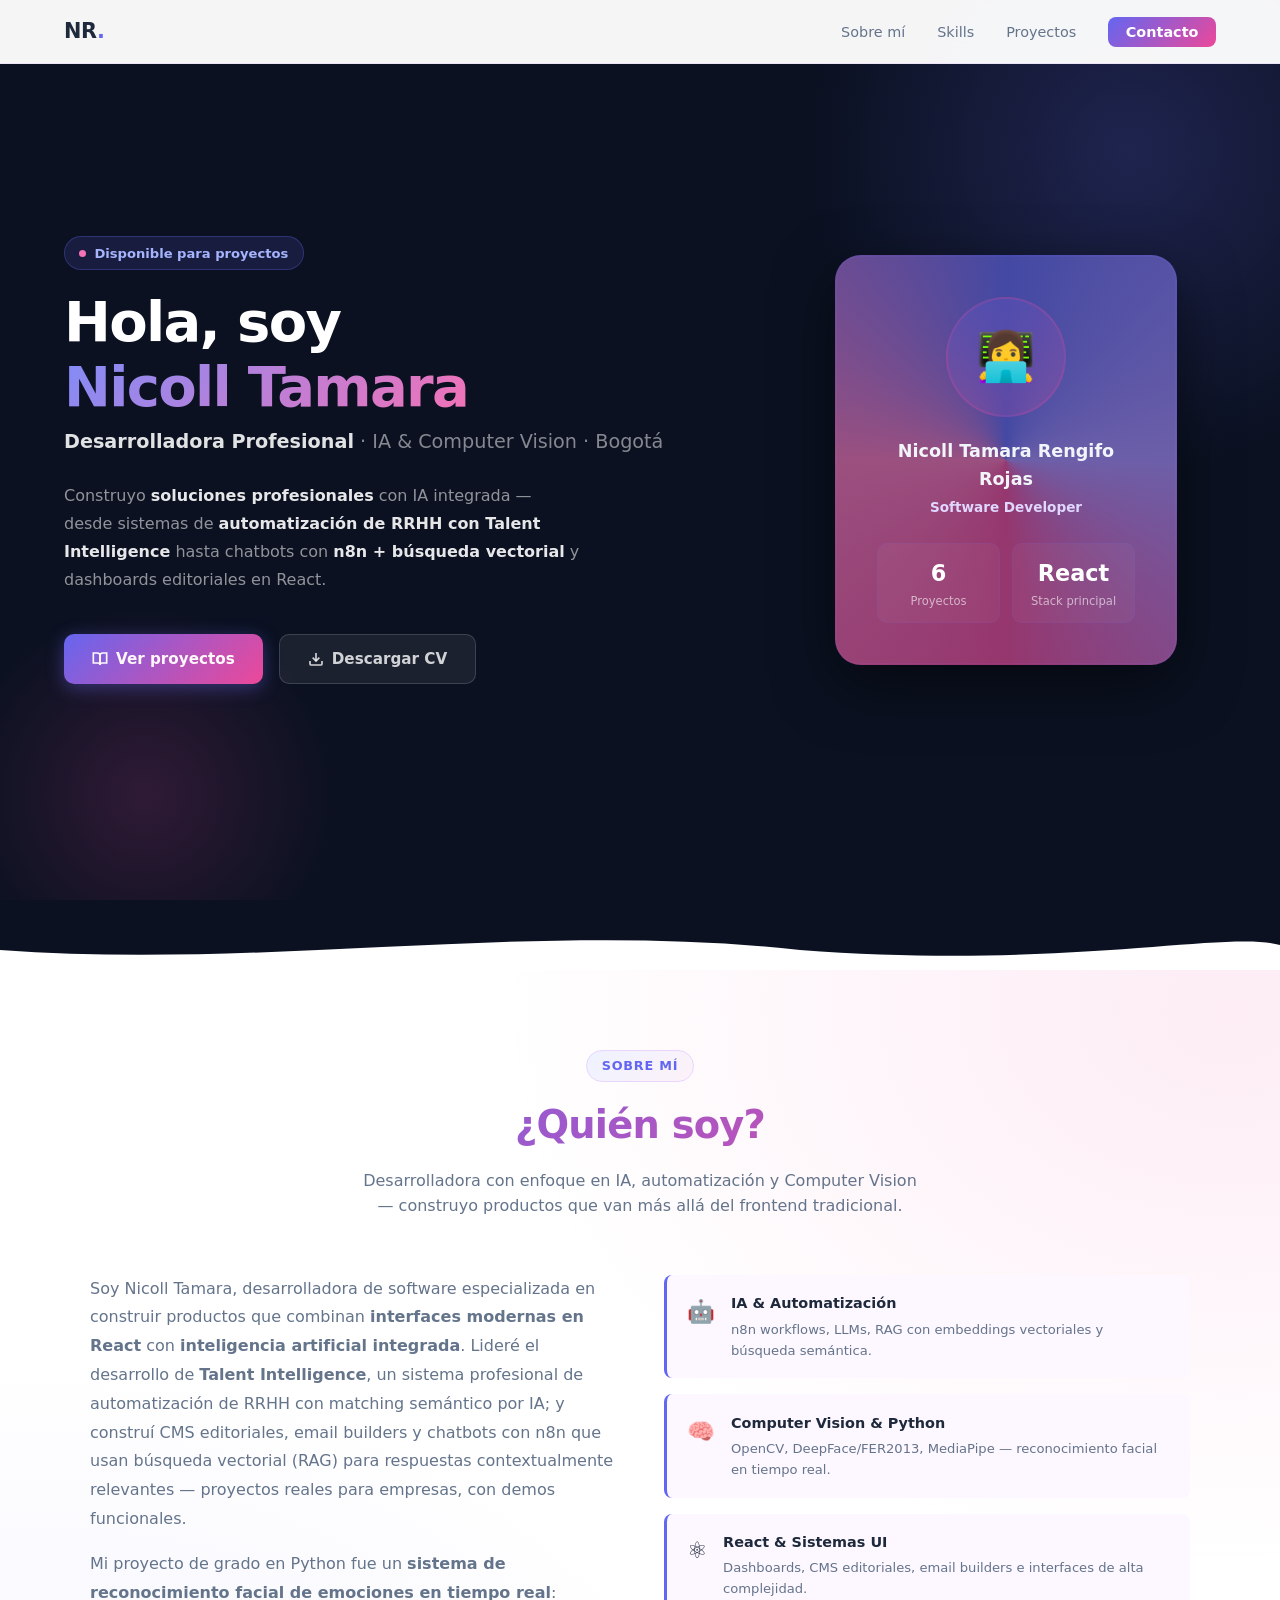
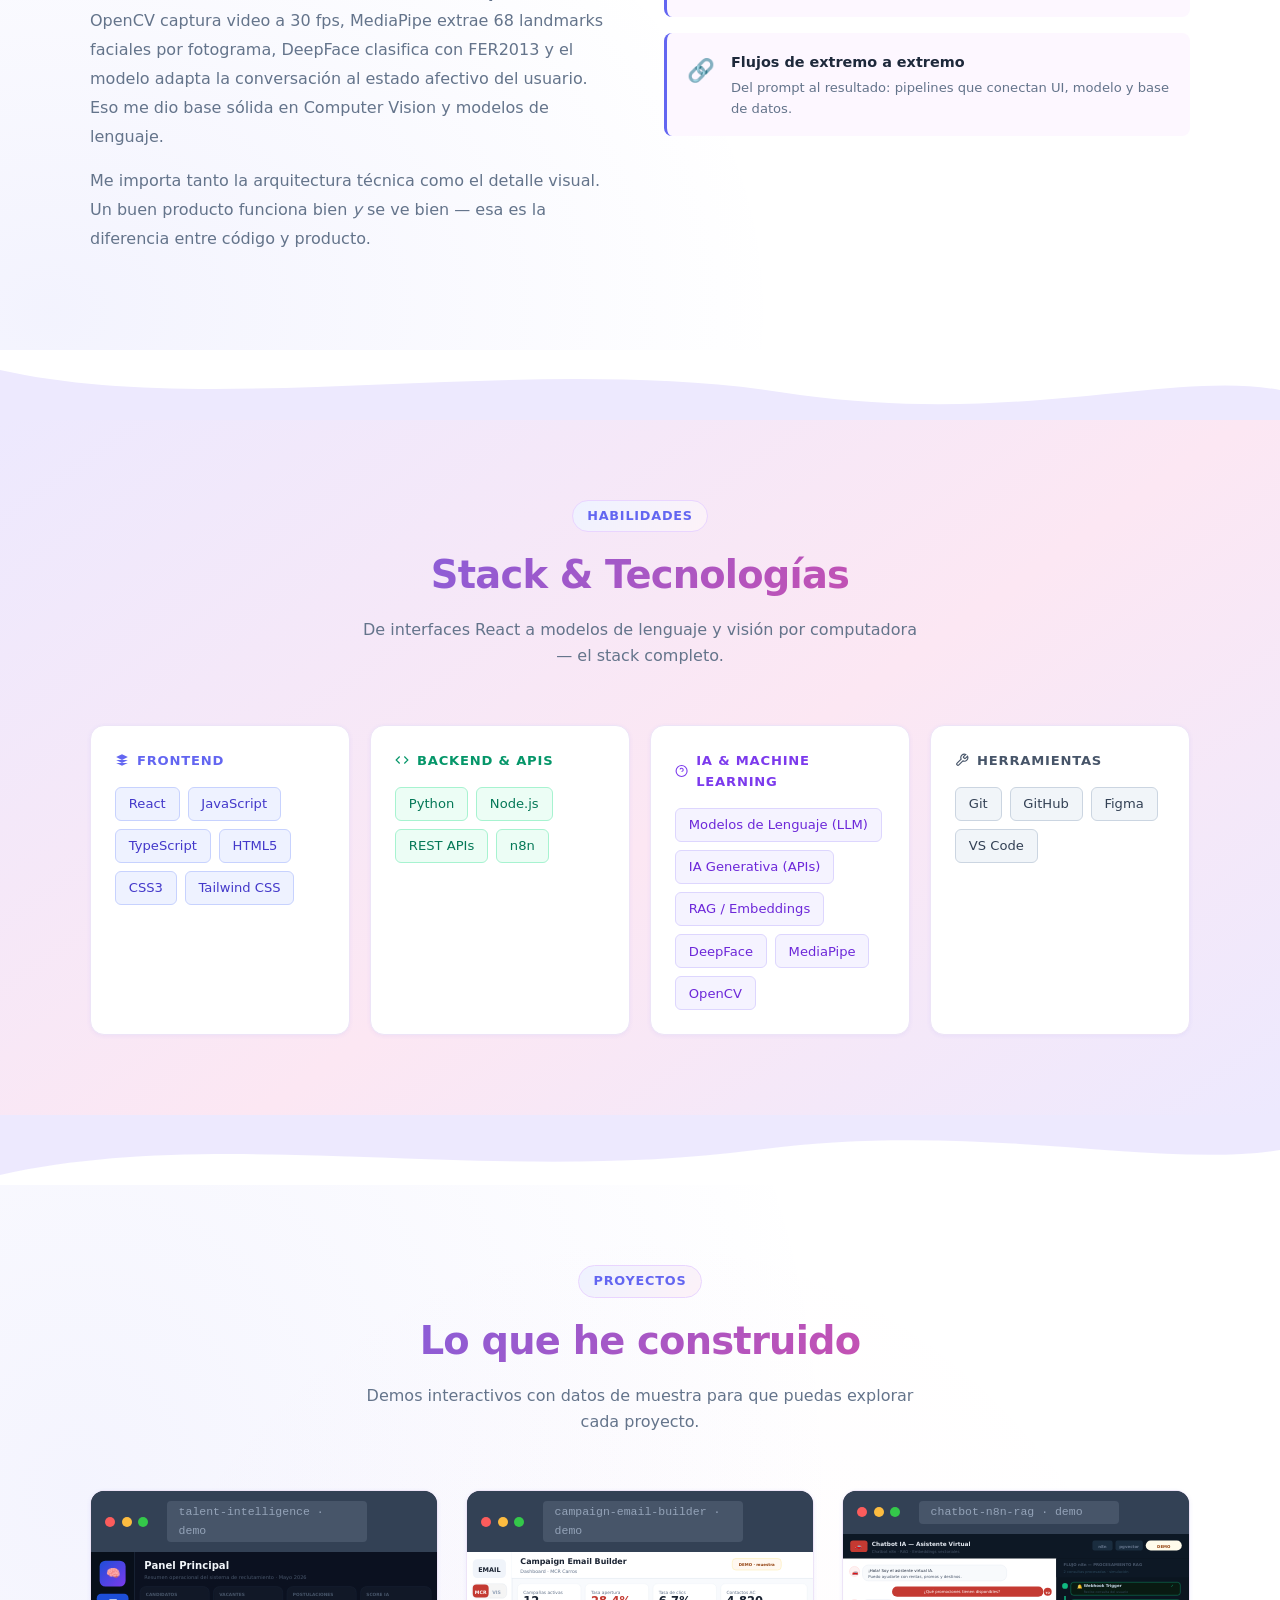
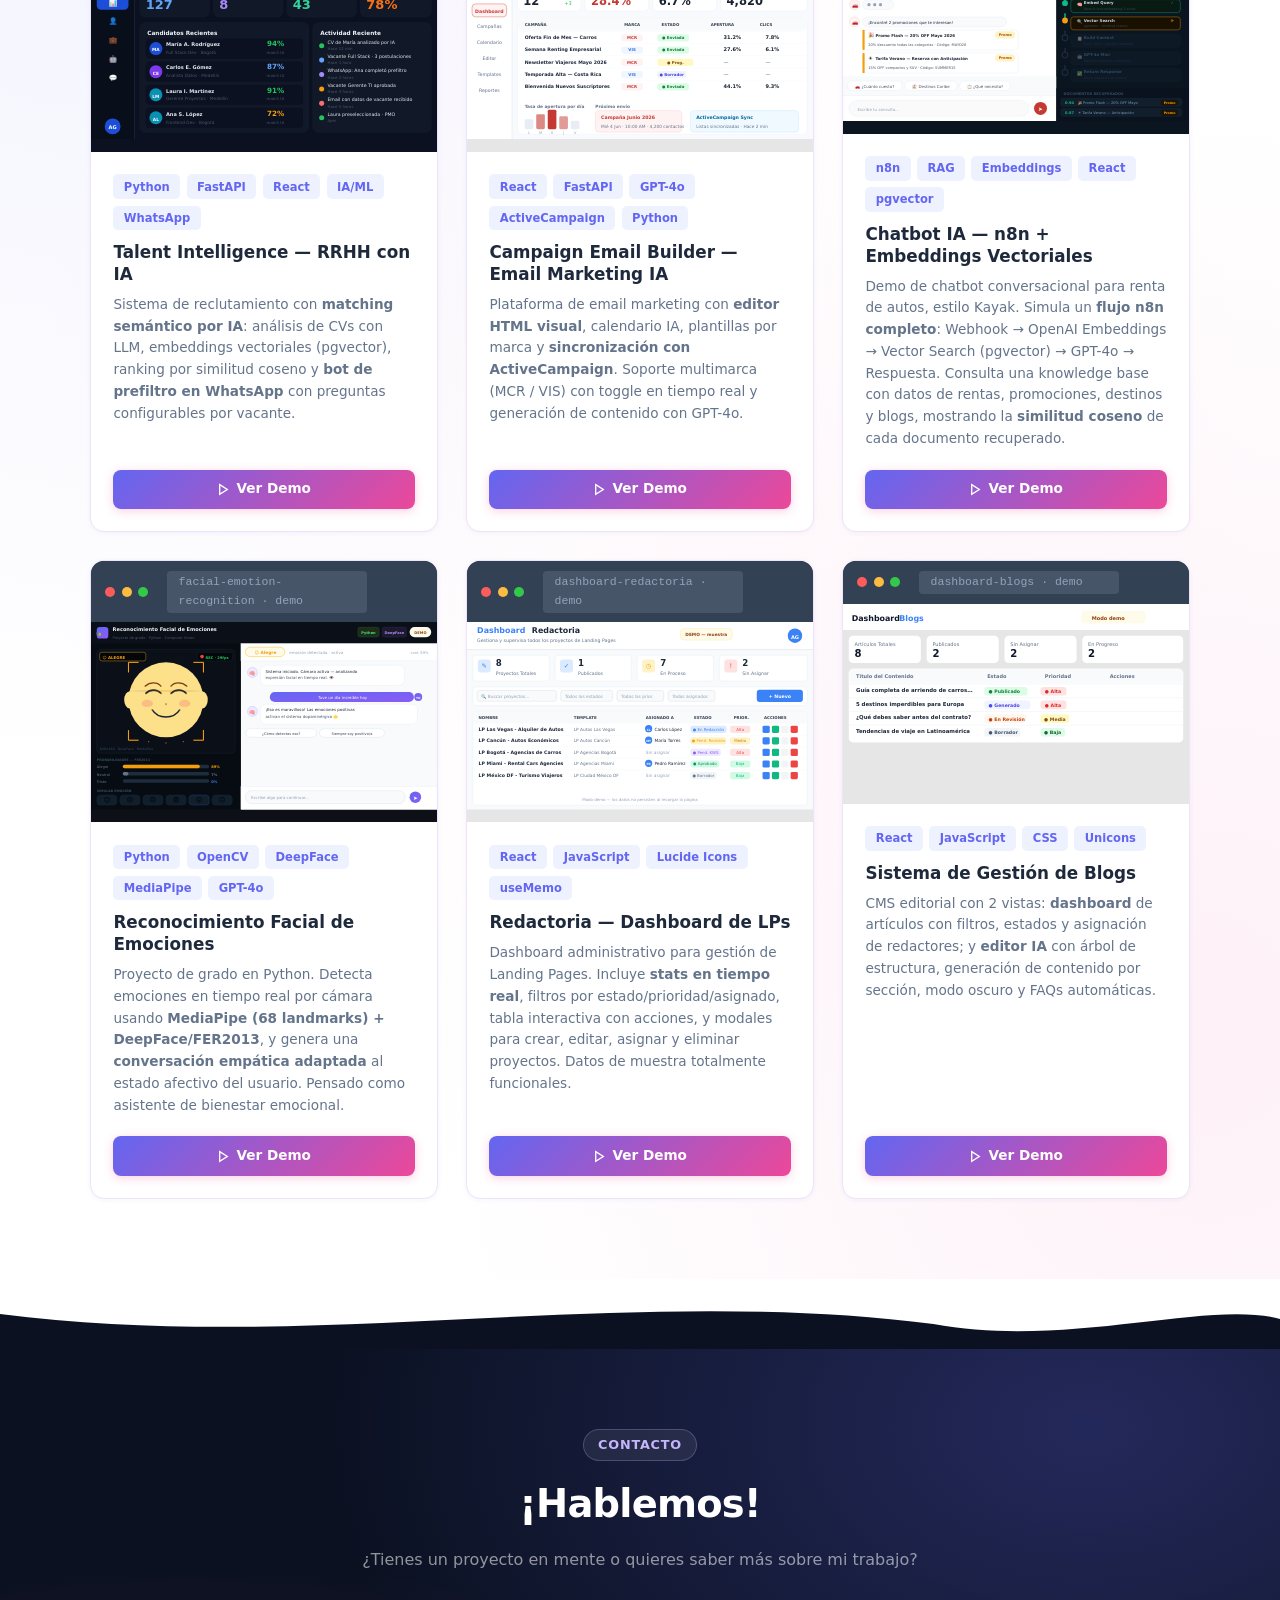
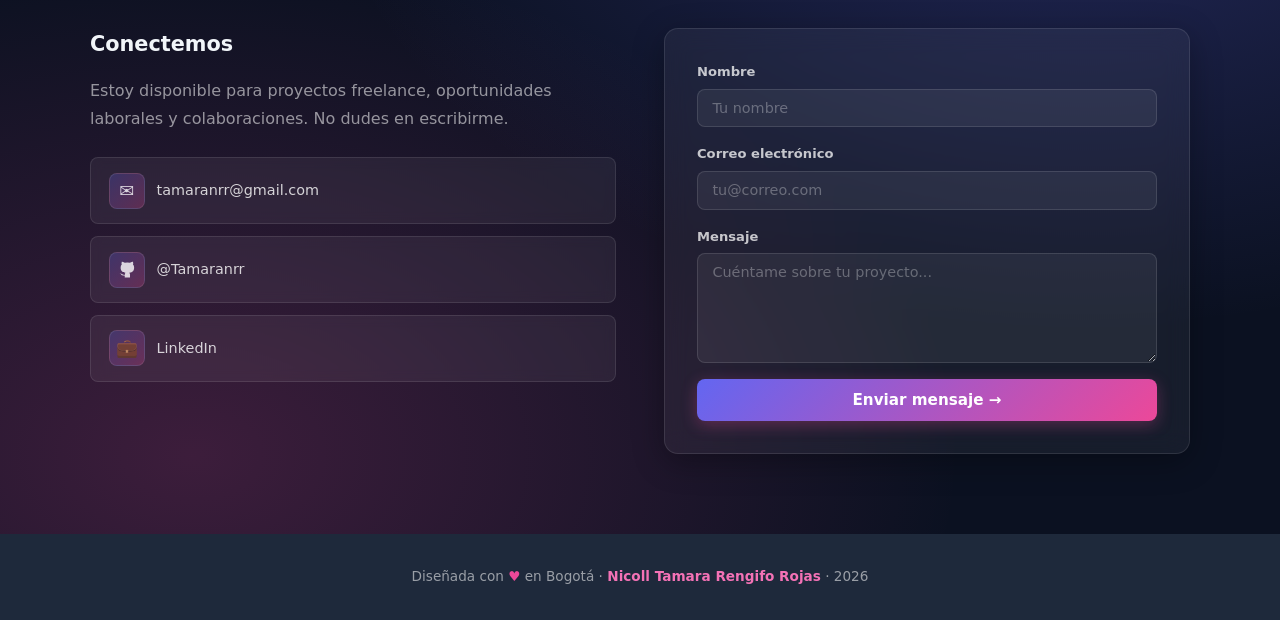
<file: index.html>
﻿<!DOCTYPE html>
<html lang="es">
<head>
  <meta charset="UTF-8" />
  <meta name="viewport" content="width=device-width, initial-scale=1.0" />
  <title>Nicoll Tamara Rengifo Rojas — Software Developer</title>
  <meta name="description" content="Portafolio de Nicoll Tamara Rengifo Rojas, desarrolladora de software." />
  <link rel="stylesheet" href="style.css" />
</head>
<body>

  <!-- ─── NAV ─────────────────────────────────────────────── -->
  <nav>
    <a href="#hero" class="nav-logo">NR<span>.</span></a>
    <ul class="nav-links">
      <li><a href="#sobre-mi">Sobre mí</a></li>
      <li><a href="#skills">Skills</a></li>
      <li><a href="#proyectos">Proyectos</a></li>
      <li><a href="#contacto" class="nav-cta">Contacto</a></li>
    </ul>
  </nav>

  <!-- ─── HERO ─────────────────────────────────────────────── -->
  <section id="hero">
    <div class="hero-particles" aria-hidden="true">
      <span></span><span></span><span></span><span></span><span></span><span></span>
    </div>
    <div class="hero-content">
      <div class="hero-text">
        <div class="hero-badge">Disponible para proyectos</div>
        <h1>Hola, soy<br /><span>Nicoll Tamara</span></h1>
        <p class="hero-subtitle"><strong>Desarrolladora Profesional</strong> · IA & Computer Vision · Bogotá</p>
        <p class="hero-description">
          Construyo <strong>soluciones profesionales</strong> con IA integrada — desde sistemas de
          <strong>automatización de RRHH con Talent Intelligence</strong> hasta chatbots con
          <strong>n8n + búsqueda vectorial</strong> y dashboards editoriales en React.
        </p>
        <div class="hero-buttons">
          <a href="#proyectos" class="btn-primary">
            <svg width="16" height="16" viewBox="0 0 24 24" fill="none" stroke="currentColor" stroke-width="2.5"><path d="M2 3h6a4 4 0 0 1 4 4v14a3 3 0 0 0-3-3H2z"/><path d="M22 3h-6a4 4 0 0 0-4 4v14a3 3 0 0 1 3-3h7z"/></svg>
            Ver proyectos
          </a>
          <a href="assets/cv-nicoll.pdf" download class="btn-outline" id="cv-download">
            <svg width="16" height="16" viewBox="0 0 24 24" fill="none" stroke="currentColor" stroke-width="2.5"><path d="M21 15v4a2 2 0 0 1-2 2H5a2 2 0 0 1-2-2v-4"/><polyline points="7 10 12 15 17 10"/><line x1="12" y1="15" x2="12" y2="3"/></svg>
            Descargar CV
          </a>
        </div>
      </div>

      <div class="hero-visual">
        <div class="avatar-card">
          <div class="avatar-circle">👩‍💻</div>
          <div class="avatar-name">Nicoll Tamara Rengifo Rojas</div>
          <div class="avatar-role">Software Developer</div>
          <div class="avatar-stats">
            <div class="avatar-stat">
              <div class="avatar-stat-value" id="project-count">6</div>
              <div class="avatar-stat-label">Proyectos</div>
            </div>
            <div class="avatar-stat">
              <div class="avatar-stat-value">React</div>
              <div class="avatar-stat-label">Stack principal</div>
            </div>
          </div>
        </div>
      </div>
    </div>
  </section>

  <div class="wave-sep" aria-hidden="true" style="background:#0b1121">
    <svg viewBox="0 0 1440 70" preserveAspectRatio="none" xmlns="http://www.w3.org/2000/svg">
      <path d="M0,50 C300,70 600,20 900,50 C1200,70 1380,30 1440,45 L1440,70 L0,70 Z" fill="#ffffff"/>
    </svg>
  </div>

  <!-- ─── SOBRE MÍ ──────────────────────────────────────────── -->
  <section id="sobre-mi">
    <div class="section-inner">
      <div class="section-header">
        <div class="section-tag">Sobre mí</div>
        <h2>¿Quién soy?</h2>
        <p>Desarrolladora con enfoque en IA, automatización y Computer Vision — construyo productos que van más allá del frontend tradicional.</p>
      </div>
      <div class="about-grid">
        <div class="about-text">
          <p>
            Soy Nicoll Tamara, desarrolladora de software especializada en construir productos
            que combinan <strong>interfaces modernas en React</strong> con <strong>inteligencia
            artificial integrada</strong>. Lideré el desarrollo de
            <strong>Talent Intelligence</strong>, un sistema profesional de automatización de
            RRHH con matching semántico por IA; y construí CMS editoriales, email builders y
            chatbots con n8n que usan búsqueda vectorial (RAG) para respuestas contextualmente
            relevantes — proyectos reales para empresas, con demos funcionales.
          </p>
          <p>
            Mi proyecto de grado en Python fue un <strong>sistema de reconocimiento
            facial de emociones en tiempo real</strong>: OpenCV captura video a 30 fps, MediaPipe
            extrae 68 landmarks faciales por fotograma, DeepFace clasifica con FER2013 y el
            modelo adapta la conversación al estado afectivo del usuario. Eso me dio base
            sólida en Computer Vision y modelos de lenguaje.
          </p>
          <p>
            Me importa tanto la arquitectura técnica como el detalle visual. Un buen producto
            funciona bien <em>y</em> se ve bien — esa es la diferencia entre código y producto.
          </p>
        </div>
        <div class="about-highlights">
          <div class="highlight-item">
            <div class="highlight-icon">🤖</div>
            <div>
              <h4>IA & Automatización</h4>
              <p>n8n workflows, LLMs, RAG con embeddings vectoriales y búsqueda semántica.</p>
            </div>
          </div>
          <div class="highlight-item">
            <div class="highlight-icon">🧠</div>
            <div>
              <h4>Computer Vision & Python</h4>
              <p>OpenCV, DeepFace/FER2013, MediaPipe — reconocimiento facial en tiempo real.</p>
            </div>
          </div>
          <div class="highlight-item">
            <div class="highlight-icon">⚛️</div>
            <div>
              <h4>React & Sistemas UI</h4>
              <p>Dashboards, CMS editoriales, email builders e interfaces de alta complejidad.</p>
            </div>
          </div>
          <div class="highlight-item">
            <div class="highlight-icon">🔗</div>
            <div>
              <h4>Flujos de extremo a extremo</h4>
              <p>Del prompt al resultado: pipelines que conectan UI, modelo y base de datos.</p>
            </div>
          </div>
        </div>
      </div>
    </div>
  </section>

  <div class="wave-sep" aria-hidden="true" style="background:#ffffff">
    <svg viewBox="0 0 1440 70" preserveAspectRatio="none" xmlns="http://www.w3.org/2000/svg">
      <path d="M0,20 C250,70 600,0 900,45 C1150,75 1320,20 1440,40 L1440,70 L0,70 Z" fill="#ede9fe"/>
    </svg>
  </div>

  <!-- ─── SKILLS ────────────────────────────────────────────── -->
  <section id="skills">
    <div class="section-inner">
      <div class="section-header">
        <div class="section-tag">Habilidades</div>
        <h2>Stack & Tecnologías</h2>
        <p>De interfaces React a modelos de lenguaje y visión por computadora — el stack completo.</p>
      </div>
      <div class="skills-grid">
        <div class="skill-category cat-frontend">
          <div class="skill-category-title">
            <svg width="14" height="14" viewBox="0 0 24 24" fill="currentColor"><path d="M12 2L2 7l10 5 10-5-10-5zM2 17l10 5 10-5M2 12l10 5 10-5"/></svg>
            Frontend
          </div>
          <div class="skill-tags">
            <span class="skill-tag">React</span>
            <span class="skill-tag">JavaScript</span>
            <span class="skill-tag">TypeScript</span>
            <span class="skill-tag">HTML5</span>
            <span class="skill-tag">CSS3</span>
            <span class="skill-tag">Tailwind CSS</span>
          </div>
        </div>
        <div class="skill-category cat-backend">
          <div class="skill-category-title">
            <svg width="14" height="14" viewBox="0 0 24 24" fill="none" stroke="currentColor" stroke-width="2"><polyline points="16 18 22 12 16 6"/><polyline points="8 6 2 12 8 18"/></svg>
            Backend & APIs
          </div>
          <div class="skill-tags">
            <span class="skill-tag">Python</span>
            <span class="skill-tag">Node.js</span>
            <span class="skill-tag">REST APIs</span>
            <span class="skill-tag">n8n</span>
          </div>
        </div>
        <div class="skill-category cat-ia">
          <div class="skill-category-title">
            <svg width="14" height="14" viewBox="0 0 24 24" fill="none" stroke="currentColor" stroke-width="2"><circle cx="12" cy="12" r="10"/><path d="M9.09 9a3 3 0 0 1 5.83 1c0 2-3 3-3 3"/><line x1="12" y1="17" x2="12.01" y2="17"/></svg>
            IA & Machine Learning
          </div>
          <div class="skill-tags">
            <span class="skill-tag">Modelos de Lenguaje (LLM)</span>
            <span class="skill-tag">IA Generativa (APIs)</span>
            <span class="skill-tag">RAG / Embeddings</span>
            <span class="skill-tag">DeepFace</span>
            <span class="skill-tag">MediaPipe</span>
            <span class="skill-tag">OpenCV</span>
          </div>
        </div>
        <div class="skill-category cat-tools">
          <div class="skill-category-title">
            <svg width="14" height="14" viewBox="0 0 24 24" fill="none" stroke="currentColor" stroke-width="2"><path d="M14.7 6.3a1 1 0 0 0 0 1.4l1.6 1.6a1 1 0 0 0 1.4 0l3.77-3.77a6 6 0 0 1-7.94 7.94l-6.91 6.91a2.12 2.12 0 0 1-3-3l6.91-6.91a6 6 0 0 1 7.94-7.94l-3.76 3.76z"/></svg>
            Herramientas
          </div>
          <div class="skill-tags">
            <span class="skill-tag">Git</span>
            <span class="skill-tag">GitHub</span>
            <span class="skill-tag">Figma</span>
            <span class="skill-tag">VS Code</span>
          </div>
        </div>
      </div>
    </div>
  </section>

  <div class="wave-sep" aria-hidden="true" style="background:#ede9fe">
    <svg viewBox="0 0 1440 70" preserveAspectRatio="none" xmlns="http://www.w3.org/2000/svg">
      <path d="M0,60 C250,10 550,70 850,35 C1100,5 1300,55 1440,35 L1440,70 L0,70 Z" fill="#ffffff"/>
    </svg>
  </div>

  <!-- ─── PROYECTOS ─────────────────────────────────────────── -->
  <section id="proyectos">
    <div class="section-inner">
      <div class="section-header">
        <div class="section-tag">Proyectos</div>
        <h2>Lo que he construido</h2>
        <p>Demos interactivos con datos de muestra para que puedas explorar cada proyecto.</p>
      </div>
      <div class="projects-grid">

        <!-- Proyecto 3: Talent Intelligence -->
        <article class="project-card">
          <div class="mockup-browser">
            <div class="mockup-bar">
              <span class="mockup-dot red"></span>
              <span class="mockup-dot yellow"></span>
              <span class="mockup-dot green"></span>
              <span class="mockup-url">talent-intelligence · demo</span>
            </div>
            <div class="mockup-content" style="background:#0b1120;">
              <svg viewBox="0 0 480 260" xmlns="http://www.w3.org/2000/svg" font-family="system-ui,sans-serif">
                <!-- Fondo dark -->
                <rect width="480" height="260" fill="#0b1120"/>

                <!-- ── SIDEBAR ── -->
                <rect width="60" height="260" fill="#080f1a"/>
                <rect x="60" width="1" height="260" fill="#1e293b"/>
                <!-- Logo gradient -->
                <defs>
                  <linearGradient id="lg1" x1="0" y1="0" x2="1" y2="1">
                    <stop offset="0%" stop-color="#1d4ed8"/>
                    <stop offset="100%" stop-color="#7c3aed"/>
                  </linearGradient>
                </defs>
                <rect x="12" y="12" width="36" height="36" rx="8" fill="url(#lg1)"/>
                <text x="30" y="35" font-size="16" text-anchor="middle" fill="white">🧠</text>
                <!-- Nav items -->
                <rect x="8" y="58"  width="44" height="22" rx="6" fill="#1d4ed8"/>
                <text x="30" y="73" font-size="9" text-anchor="middle" fill="white">📊</text>
                <rect x="8" y="84"  width="44" height="22" rx="6" fill="none"/>
                <text x="30" y="99" font-size="9" text-anchor="middle" fill="#475569">👤</text>
                <rect x="8" y="110" width="44" height="22" rx="6" fill="none"/>
                <text x="30" y="125" font-size="9" text-anchor="middle" fill="#475569">💼</text>
                <rect x="8" y="136" width="44" height="22" rx="6" fill="none"/>
                <text x="30" y="151" font-size="9" text-anchor="middle" fill="#475569">🤖</text>
                <rect x="8" y="162" width="44" height="22" rx="6" fill="none"/>
                <text x="30" y="177" font-size="9" text-anchor="middle" fill="#475569">💬</text>
                <!-- User avatar -->
                <circle cx="30" cy="242" r="11" fill="#1d4ed8"/>
                <text x="30" y="246" font-size="7" font-weight="700" fill="white" text-anchor="middle">AG</text>

                <!-- ── HEADER ── -->
                <text x="74" y="24" font-size="14" font-weight="800" fill="#f1f5f9">Panel Principal</text>
                <text x="74" y="38" font-size="7" fill="#475569">Resumen operacional del sistema de reclutamiento · Mayo 2026</text>

                <!-- ── KPI CARDS ── -->
                <rect x="68" y="48" width="96" height="42" rx="8" fill="#111827" stroke="#1e293b" stroke-width="0.5"/>
                <text x="76" y="61" font-size="6" fill="#475569" font-weight="600">CANDIDATOS</text>
                <text x="76" y="79" font-size="18" font-weight="800" fill="#60a5fa">127</text>

                <rect x="170" y="48" width="96" height="42" rx="8" fill="#111827" stroke="#1e293b" stroke-width="0.5"/>
                <text x="178" y="61" font-size="6" fill="#475569" font-weight="600">VACANTES</text>
                <text x="178" y="79" font-size="18" font-weight="800" fill="#a78bfa">8</text>

                <rect x="272" y="48" width="96" height="42" rx="8" fill="#111827" stroke="#1e293b" stroke-width="0.5"/>
                <text x="280" y="61" font-size="6" fill="#475569" font-weight="600">POSTULACIONES</text>
                <text x="280" y="79" font-size="18" font-weight="800" fill="#34d399">43</text>

                <rect x="374" y="48" width="98" height="42" rx="8" fill="#111827" stroke="#1e293b" stroke-width="0.5"/>
                <text x="382" y="61" font-size="6" fill="#475569" font-weight="600">SCORE IA</text>
                <text x="382" y="79" font-size="18" font-weight="800" fill="#f97316">78%</text>

                <!-- ── CANDIDATES PANEL ── -->
                <rect x="68" y="98" width="234" height="152" rx="8" fill="#111827" stroke="#1e293b" stroke-width="0.5"/>
                <text x="78" y="115" font-size="8" font-weight="700" fill="#f1f5f9">Candidatos Recientes</text>

                <!-- Row MA -->
                <rect x="76" y="120" width="218" height="28" rx="5" fill="#0b1120"/>
                <circle cx="90" cy="134" r="9" fill="#1d4ed8"/>
                <text x="90" y="138" font-size="6" font-weight="700" fill="white" text-anchor="middle">MA</text>
                <text x="104" y="131" font-size="7" font-weight="600" fill="#e2e8f0">María A. Rodríguez</text>
                <text x="104" y="142" font-size="6" fill="#475569">Full Stack Dev · Bogotá</text>
                <text x="268" y="131" font-size="10" font-weight="800" fill="#22c55e" text-anchor="end">94%</text>
                <text x="268" y="142" font-size="5.5" fill="#475569" text-anchor="end">match IA</text>

                <!-- Row CE -->
                <rect x="76" y="152" width="218" height="28" rx="5" fill="#0b1120"/>
                <circle cx="90" cy="166" r="9" fill="#7c3aed"/>
                <text x="90" y="170" font-size="6" font-weight="700" fill="white" text-anchor="middle">CE</text>
                <text x="104" y="163" font-size="7" font-weight="600" fill="#e2e8f0">Carlos E. Gómez</text>
                <text x="104" y="174" font-size="6" fill="#475569">Analista Datos · Medellín</text>
                <text x="268" y="163" font-size="10" font-weight="800" fill="#60a5fa" text-anchor="end">87%</text>
                <text x="268" y="174" font-size="5.5" fill="#475569" text-anchor="end">match IA</text>

                <!-- Row LM -->
                <rect x="76" y="184" width="218" height="28" rx="5" fill="#0b1120"/>
                <circle cx="90" cy="198" r="9" fill="#0891b2"/>
                <text x="90" y="202" font-size="6" font-weight="700" fill="white" text-anchor="middle">LM</text>
                <text x="104" y="195" font-size="7" font-weight="600" fill="#e2e8f0">Laura I. Martínez</text>
                <text x="104" y="206" font-size="6" fill="#475569">Gerente Proyectos · Medellín</text>
                <text x="268" y="195" font-size="10" font-weight="800" fill="#22c55e" text-anchor="end">91%</text>
                <text x="268" y="206" font-size="5.5" fill="#475569" text-anchor="end">match IA</text>

                <!-- Row AL -->
                <rect x="76" y="216" width="218" height="28" rx="5" fill="#0b1120"/>
                <circle cx="90" cy="230" r="9" fill="#0891b2"/>
                <text x="90" y="234" font-size="6" font-weight="700" fill="white" text-anchor="middle">AL</text>
                <text x="104" y="227" font-size="7" font-weight="600" fill="#e2e8f0">Ana S. López</text>
                <text x="104" y="238" font-size="6" fill="#475569">Frontend Dev · Bogotá</text>
                <text x="268" y="227" font-size="10" font-weight="800" fill="#f59e0b" text-anchor="end">72%</text>
                <text x="268" y="238" font-size="5.5" fill="#475569" text-anchor="end">match IA</text>

                <!-- ── ACTIVITY FEED ── -->
                <rect x="308" y="98" width="164" height="152" rx="8" fill="#111827" stroke="#1e293b" stroke-width="0.5"/>
                <text x="318" y="115" font-size="8" font-weight="700" fill="#f1f5f9">Actividad Reciente</text>

                <!-- Activity rows -->
                <circle cx="320" cy="130" r="3.5" fill="#22c55e"/>
                <text x="328" y="127" font-size="6.5" fill="#e2e8f0">CV de María analizado por IA</text>
                <text x="328" y="136" font-size="5.5" fill="#475569">Hace 12 min</text>

                <circle cx="320" cy="150" r="3.5" fill="#60a5fa"/>
                <text x="328" y="147" font-size="6.5" fill="#e2e8f0">Vacante Full Stack · 3 postulaciones</text>
                <text x="328" y="156" font-size="5.5" fill="#475569">Hace 1 hora</text>

                <circle cx="320" cy="170" r="3.5" fill="#a78bfa"/>
                <text x="328" y="167" font-size="6.5" fill="#e2e8f0">WhatsApp: Ana completó prefiltro</text>
                <text x="328" y="176" font-size="5.5" fill="#475569">Hace 2 horas</text>

                <circle cx="320" cy="190" r="3.5" fill="#f59e0b"/>
                <text x="328" y="187" font-size="6.5" fill="#e2e8f0">Vacante Gerente TI aprobada</text>
                <text x="328" y="196" font-size="5.5" fill="#475569">Hace 3 horas</text>

                <circle cx="320" cy="210" r="3.5" fill="#f87171"/>
                <text x="328" y="207" font-size="6.5" fill="#e2e8f0">Email con datos de vacante recibido</text>
                <text x="328" y="216" font-size="5.5" fill="#475569">Hace 5 horas</text>

                <circle cx="320" cy="230" r="3.5" fill="#22c55e"/>
                <text x="328" y="227" font-size="6.5" fill="#e2e8f0">Laura preseleccionada · PMO</text>
                <text x="328" y="236" font-size="5.5" fill="#475569">Ayer</text>
              </svg>
            </div>
          </div>
          <div class="project-info">
            <div class="project-tags">
              <span class="project-tag">Python</span>
              <span class="project-tag">FastAPI</span>
              <span class="project-tag">React</span>
              <span class="project-tag">IA/ML</span>
              <span class="project-tag">WhatsApp</span>
            </div>
            <h3>Talent Intelligence — RRHH con IA</h3>
            <p>Sistema de reclutamiento con <strong>matching semántico por IA</strong>: análisis de CVs con LLM, embeddings vectoriales (pgvector), ranking por similitud coseno y <strong>bot de prefiltro en WhatsApp</strong> con preguntas configurables por vacante.</p>
            <div class="project-links">
              <a href="demos/talent/index.html" class="btn-demo" target="_blank">
                <svg width="13" height="13" viewBox="0 0 24 24" fill="none" stroke="currentColor" stroke-width="2.5"><polygon points="5 3 19 12 5 21 5 3"/></svg>
                Ver Demo
              </a>
            </div>
          </div>
        </article>

        <!-- Proyecto 4: Campaign Email Builder -->
        <article class="project-card">
          <div class="mockup-browser">
            <div class="mockup-bar">
              <span class="mockup-dot red"></span>
              <span class="mockup-dot yellow"></span>
              <span class="mockup-dot green"></span>
              <span class="mockup-url">campaign-email-builder · demo</span>
            </div>
            <div class="mockup-content">
              <svg viewBox="0 0 480 260" xmlns="http://www.w3.org/2000/svg" font-family="system-ui,sans-serif">
                <!-- Fondo general -->
                <rect width="480" height="260" fill="#f8fafd"/>

                <!-- ── SIDEBAR ── -->
                <rect width="62" height="260" fill="#ffffff"/>
                <rect x="62" width="1" height="260" fill="#e8edf3"/>
                <!-- Logo área -->
                <rect x="8" y="10" width="46" height="26" rx="6" fill="#f0f4fa"/>
                <text x="31" y="28" font-size="9" font-weight="800" fill="#1a2332" text-anchor="middle">EMAIL</text>
                <!-- Brand toggle -->
                <rect x="7" y="44" width="48" height="20" rx="6" fill="#f5f5f5" stroke="#dde3ec" stroke-width="0.5"/>
                <rect x="8" y="45" width="22" height="18" rx="5" fill="#c43a32"/>
                <text x="19" y="58" font-size="6.5" font-weight="700" fill="white" text-anchor="middle">MCR</text>
                <text x="41" y="58" font-size="6.5" font-weight="600" fill="#94a3b8" text-anchor="middle">VIS</text>
                <!-- Nav items -->
                <rect x="7" y="72" width="48" height="18" rx="5" fill="#fef2f2" stroke="#c43a32" stroke-width="0.5"/>
                <text x="31" y="84" font-size="6.5" font-weight="700" fill="#c43a32" text-anchor="middle">Dashboard</text>
                <rect x="7" y="94" width="48" height="18" rx="5" fill="none"/>
                <text x="31" y="106" font-size="6.5" fill="#64748b" text-anchor="middle">Campañas</text>
                <rect x="7" y="116" width="48" height="18" rx="5" fill="none"/>
                <text x="31" y="128" font-size="6.5" fill="#64748b" text-anchor="middle">Calendario</text>
                <rect x="7" y="138" width="48" height="18" rx="5" fill="none"/>
                <text x="31" y="150" font-size="6.5" fill="#64748b" text-anchor="middle">Editor</text>
                <rect x="7" y="160" width="48" height="18" rx="5" fill="none"/>
                <text x="31" y="172" font-size="6.5" fill="#64748b" text-anchor="middle">Templates</text>
                <rect x="7" y="182" width="48" height="18" rx="5" fill="none"/>
                <text x="31" y="194" font-size="6.5" fill="#64748b" text-anchor="middle">Reportes</text>

                <!-- ── TOPBAR ── -->
                <rect x="62" width="418" height="36" fill="#ffffff"/>
                <rect x="62" y="36" width="418" height="1" fill="#e8edf3"/>
                <text x="74" y="16" font-size="11" font-weight="800" fill="#1a2332">Campaign Email Builder</text>
                <text x="74" y="29" font-size="6.5" fill="#64748b">Dashboard · MCR Carros</text>
                <!-- Badge -->
                <rect x="368" y="9" width="68" height="16" rx="5" fill="#fff8f0" stroke="#fde68a" stroke-width="0.5"/>
                <text x="402" y="20" font-size="5.5" font-weight="700" fill="#92400e" text-anchor="middle">DEMO · muestra</text>

                <!-- ── KPI CARDS ── -->
                <!-- Card 1 -->
                <rect x="70" y="44" width="88" height="38" rx="6" fill="#fff" stroke="#e8edf3" stroke-width="0.5"/>
                <text x="78" y="58" font-size="6" fill="#64748b">Campañas activas</text>
                <text x="78" y="74" font-size="16" font-weight="800" fill="#1a2332">12</text>
                <text x="135" y="74" font-size="7" fill="#22c55e">+3</text>
                <!-- Card 2 -->
                <rect x="164" y="44" width="88" height="38" rx="6" fill="#fff" stroke="#e8edf3" stroke-width="0.5"/>
                <text x="172" y="58" font-size="6" fill="#64748b">Tasa apertura</text>
                <text x="172" y="74" font-size="16" font-weight="800" fill="#c43a32">28.4%</text>
                <!-- Card 3 -->
                <rect x="258" y="44" width="88" height="38" rx="6" fill="#fff" stroke="#e8edf3" stroke-width="0.5"/>
                <text x="266" y="58" font-size="6" fill="#64748b">Tasa de clics</text>
                <text x="266" y="74" font-size="16" font-weight="800" fill="#1a2332">6.7%</text>
                <!-- Card 4 -->
                <rect x="352" y="44" width="120" height="38" rx="6" fill="#fff" stroke="#e8edf3" stroke-width="0.5"/>
                <text x="360" y="58" font-size="6" fill="#64748b">Contactos AC</text>
                <text x="360" y="74" font-size="16" font-weight="800" fill="#1a2332">4,820</text>

                <!-- ── CAMPAIGNS TABLE ── -->
                <rect x="70" y="91" width="402" height="162" rx="7" fill="#fff" stroke="#e8edf3" stroke-width="0.5"/>
                <!-- Table header -->
                <rect x="70" y="91" width="402" height="18" rx="7" fill="#f8fafc"/>
                <text x="80" y="103"  font-size="5.5" fill="#374151" font-weight="700">CAMPAÑA</text>
                <text x="218" y="103" font-size="5.5" fill="#374151" font-weight="700">MARCA</text>
                <text x="270" y="103" font-size="5.5" fill="#374151" font-weight="700">ESTADO</text>
                <text x="338" y="103" font-size="5.5" fill="#374151" font-weight="700">APERTURA</text>
                <text x="406" y="103" font-size="5.5" fill="#374151" font-weight="700">CLICS</text>

                <!-- Row 1 -->
                <line x1="70" y1="110" x2="472" y2="110" stroke="#f1f5f9" stroke-width="0.5"/>
                <text x="80" y="121"  font-size="6.5" fill="#1e293b" font-weight="600">Oferta Fin de Mes — Carros</text>
                <rect x="214" y="114" width="30" height="10" rx="3" fill="#fef2f2"/>
                <text x="229" y="121" font-size="5.5" fill="#c43a32" font-weight="700" text-anchor="middle">MCR</text>
                <rect x="264" y="114" width="44" height="10" rx="3" fill="#dcfce7"/>
                <text x="286" y="121" font-size="5.5" fill="#15803d" font-weight="600" text-anchor="middle">● Enviada</text>
                <text x="356" y="121" font-size="7" fill="#1a2332" font-weight="700">31.2%</text>
                <text x="414" y="121" font-size="7" fill="#1a2332" font-weight="700">7.8%</text>

                <!-- Row 2 -->
                <line x1="70" y1="127" x2="472" y2="127" stroke="#f1f5f9" stroke-width="0.5"/>
                <text x="80" y="138"  font-size="6.5" fill="#1e293b" font-weight="600">Semana Renting Empresarial</text>
                <rect x="214" y="131" width="30" height="10" rx="3" fill="#eff6ff"/>
                <text x="229" y="138" font-size="5.5" fill="#2f6fd6" font-weight="700" text-anchor="middle">VIS</text>
                <rect x="264" y="131" width="44" height="10" rx="3" fill="#dcfce7"/>
                <text x="286" y="138" font-size="5.5" fill="#15803d" font-weight="600" text-anchor="middle">● Enviada</text>
                <text x="356" y="138" font-size="7" fill="#1a2332" font-weight="700">27.6%</text>
                <text x="414" y="138" font-size="7" fill="#1a2332" font-weight="700">6.1%</text>

                <!-- Row 3 -->
                <line x1="70" y1="144" x2="472" y2="144" stroke="#f1f5f9" stroke-width="0.5"/>
                <text x="80" y="155"  font-size="6.5" fill="#1e293b" font-weight="600">Newsletter Viajeros Mayo 2026</text>
                <rect x="214" y="148" width="30" height="10" rx="3" fill="#fef2f2"/>
                <text x="229" y="155" font-size="5.5" fill="#c43a32" font-weight="700" text-anchor="middle">MCR</text>
                <rect x="264" y="148" width="50" height="10" rx="3" fill="#fef9c3"/>
                <text x="289" y="155" font-size="5.5" fill="#854d0e" font-weight="600" text-anchor="middle">● Prog.</text>
                <text x="356" y="155" font-size="7" fill="#94a3b8" font-weight="600">—</text>
                <text x="414" y="155" font-size="7" fill="#94a3b8" font-weight="600">—</text>

                <!-- Row 4 -->
                <line x1="70" y1="161" x2="472" y2="161" stroke="#f1f5f9" stroke-width="0.5"/>
                <text x="80" y="172"  font-size="6.5" fill="#1e293b" font-weight="600">Temporada Alta — Costa Rica</text>
                <rect x="214" y="165" width="30" height="10" rx="3" fill="#eff6ff"/>
                <text x="229" y="172" font-size="5.5" fill="#2f6fd6" font-weight="700" text-anchor="middle">VIS</text>
                <rect x="264" y="165" width="40" height="10" rx="3" fill="#f0f4ff"/>
                <text x="284" y="172" font-size="5.5" fill="#4f46e5" font-weight="600" text-anchor="middle">● Borrador</text>
                <text x="356" y="172" font-size="7" fill="#94a3b8" font-weight="600">—</text>
                <text x="414" y="172" font-size="7" fill="#94a3b8" font-weight="600">—</text>

                <!-- Row 5 -->
                <line x1="70" y1="178" x2="472" y2="178" stroke="#f1f5f9" stroke-width="0.5"/>
                <text x="80" y="189"  font-size="6.5" fill="#1e293b" font-weight="600">Bienvenida Nuevos Suscriptores</text>
                <rect x="214" y="182" width="30" height="10" rx="3" fill="#fef2f2"/>
                <text x="229" y="189" font-size="5.5" fill="#c43a32" font-weight="700" text-anchor="middle">MCR</text>
                <rect x="264" y="182" width="44" height="10" rx="3" fill="#dcfce7"/>
                <text x="286" y="189" font-size="5.5" fill="#15803d" font-weight="600" text-anchor="middle">● Enviada</text>
                <text x="356" y="189" font-size="7" fill="#1a2332" font-weight="700">44.1%</text>
                <text x="414" y="189" font-size="7" fill="#1a2332" font-weight="700">9.3%</text>

                <!-- ── BAR CHART MINI (best open days) ── -->
                <text x="80" y="216" font-size="6" fill="#64748b" font-weight="600">Tasa de apertura por día</text>
                <!-- Bars -->
                <rect x="80"  y="232" width="12" height="14" rx="2" fill="#e8edf3"/>
                <text x="86"  y="252" font-size="5" fill="#94a3b8" text-anchor="middle">L</text>
                <rect x="96"  y="225" width="12" height="21" rx="2" fill="#c43a32" opacity="0.6"/>
                <text x="102" y="252" font-size="5" fill="#94a3b8" text-anchor="middle">M</text>
                <rect x="112" y="219" width="12" height="27" rx="2" fill="#c43a32"/>
                <text x="118" y="252" font-size="5" fill="#94a3b8" text-anchor="middle">X</text>
                <rect x="128" y="228" width="12" height="18" rx="2" fill="#c43a32" opacity="0.5"/>
                <text x="134" y="252" font-size="5" fill="#94a3b8" text-anchor="middle">J</text>
                <rect x="144" y="234" width="12" height="12" rx="2" fill="#e8edf3"/>
                <text x="150" y="252" font-size="5" fill="#94a3b8" text-anchor="middle">V</text>
                <!-- Next send -->
                <text x="178" y="216" font-size="6" fill="#64748b" font-weight="600">Próximo envío</text>
                <rect x="178" y="220" width="120" height="30" rx="5" fill="#fef2f2" stroke="#fecaca" stroke-width="0.5"/>
                <text x="186" y="232" font-size="6.5" font-weight="700" fill="#c43a32">Campaña Junio 2026</text>
                <text x="186" y="244" font-size="6" fill="#64748b">Mié 4 Jun · 10:00 AM · 4,200 contactos</text>
                <!-- AC badge -->
                <rect x="310" y="220" width="150" height="30" rx="5" fill="#f0f9ff" stroke="#bae6fd" stroke-width="0.5"/>
                <text x="318" y="232" font-size="6.5" font-weight="700" fill="#0369a1">ActiveCampaign Sync</text>
                <text x="318" y="244" font-size="6" fill="#64748b">Listas sincronizadas · Hace 2 min</text>
              </svg>
            </div>
          </div>
          <div class="project-info">
            <div class="project-tags">
              <span class="project-tag">React</span>
              <span class="project-tag">FastAPI</span>
              <span class="project-tag">GPT-4o</span>
              <span class="project-tag">ActiveCampaign</span>
              <span class="project-tag">Python</span>
            </div>
            <h3>Campaign Email Builder — Email Marketing IA</h3>
            <p>Plataforma de email marketing con <strong>editor HTML visual</strong>, calendario IA, plantillas por marca y <strong>sincronización con ActiveCampaign</strong>. Soporte multimarca (MCR / VIS) con toggle en tiempo real y generación de contenido con GPT-4o.</p>
            <div class="project-links">
              <a href="demos/emails/index.html" class="btn-demo" target="_blank">
                <svg width="13" height="13" viewBox="0 0 24 24" fill="none" stroke="currentColor" stroke-width="2.5"><polygon points="5 3 19 12 5 21 5 3"/></svg>
                Ver Demo
              </a>
            </div>
          </div>
        </article>

        <!-- Proyecto 5: Chatbot IA — n8n + Embeddings -->
        <article class="project-card">
          <div class="mockup-browser">
            <div class="mockup-bar">
              <span class="mockup-dot red"></span>
              <span class="mockup-dot yellow"></span>
              <span class="mockup-dot green"></span>
              <span class="mockup-url">chatbot-n8n-rag · demo</span>
            </div>
            <div class="mockup-content" style="background:#0b1520;">
              <svg viewBox="0 0 480 260" xmlns="http://www.w3.org/2000/svg" font-family="system-ui,sans-serif">
                <rect width="480" height="260" fill="#0b1520"/>

                <!-- Header -->
                <rect width="480" height="34" fill="#0d1825"/>
                <rect x="10" y="9" width="24" height="16" rx="4" fill="#c43a32"/>
                <text x="22" y="20" font-size="8" text-anchor="middle" fill="white">🚗</text>
                <text x="40" y="16" font-size="8" font-weight="700" fill="#e2e8f0">Chatbot IA — Asistente Virtual</text>
                <text x="40" y="27" font-size="5.5" fill="#475569">Chatbot n8n · RAG · Embeddings vectoriales</text>
                <rect x="346" y="9" width="28" height="14" rx="3" fill="#1a2d3f"/>
                <text x="360" y="19" font-size="5.5" fill="#64748b" font-weight="600" text-anchor="middle">n8n</text>
                <rect x="378" y="9" width="38" height="14" rx="3" fill="#1a2d3f"/>
                <text x="397" y="19" font-size="5.5" fill="#64748b" font-weight="600" text-anchor="middle">pgvector</text>
                <rect x="420" y="9" width="50" height="14" rx="7" fill="#fffbeb"/>
                <text x="445" y="19" font-size="5.5" fill="#92400e" font-weight="700" text-anchor="middle">DEMO</text>

                <!-- Chat panel left -->
                <rect x="0" y="34" width="296" height="226" fill="#ffffff"/>

                <!-- Bot message 1 -->
                <circle cx="16" cy="52" r="7" fill="#fef2f2" stroke="#fecaca" stroke-width="0.5"/>
                <text x="16" y="55" font-size="7" text-anchor="middle">🚗</text>
                <rect x="27" y="43" width="200" height="22" rx="8" fill="#f8fafc" stroke="#e2e8f0" stroke-width="0.5"/>
                <text x="35" y="52.5" font-size="5.5" fill="#1e293b">¡Hola! Soy el asistente virtual IA.</text>
                <text x="35" y="61" font-size="5.5" fill="#475569">Puedo ayudarte con rentas, promos y destinos.</text>

                <!-- User message -->
                <rect x="68" y="73" width="210" height="14" rx="7" fill="#c43a32"/>
                <text x="165" y="82.5" font-size="5.5" fill="white" text-anchor="middle">¿Qué promociones tienen disponibles?</text>
                <circle cx="284" cy="80" r="5.5" fill="#c43a32"/>
                <text x="284" y="83" font-size="4" fill="white" font-weight="700" text-anchor="middle">TÚ</text>

                <!-- Typing -->
                <circle cx="16" cy="98" r="7" fill="#fef2f2" stroke="#fecaca" stroke-width="0.5"/>
                <text x="16" y="101" font-size="7" text-anchor="middle">🚗</text>
                <rect x="27" y="91" width="44" height="14" rx="8" fill="#f8fafc" stroke="#e2e8f0" stroke-width="0.5"/>
                <circle cx="36" cy="98" r="2.2" fill="#94a3b8"/>
                <circle cx="44" cy="98" r="2.2" fill="#94a3b8"/>
                <circle cx="52" cy="98" r="2.2" fill="#94a3b8"/>

                <!-- Bot response with cards -->
                <circle cx="16" cy="122" r="7" fill="#fef2f2" stroke="#fecaca" stroke-width="0.5"/>
                <text x="16" y="125" font-size="7" text-anchor="middle">🚗</text>
                <rect x="27" y="115" width="200" height="14" rx="8" fill="#f8fafc" stroke="#e2e8f0" stroke-width="0.5"/>
                <text x="35" y="124.5" font-size="5.5" fill="#1e293b">¡Encontré 2 promociones que te interesan!</text>

                <!-- Promo card 1 -->
                <rect x="27" y="133" width="216" height="28" rx="5" fill="white" stroke="#e2e8f0" stroke-width="0.5"/>
                <rect x="27" y="133" width="3" height="28" rx="1" fill="#f59e0b"/>
                <text x="35" y="143" font-size="7">🎉</text>
                <text x="45" y="143" font-size="5.5" font-weight="700" fill="#1e293b">Promo Flash — 20% OFF Mayo 2026</text>
                <rect x="211" y="135" width="28" height="10" rx="5" fill="#fef3c7"/>
                <text x="225" y="142" font-size="5" fill="#b45309" font-weight="700" text-anchor="middle">Promo</text>
                <text x="35" y="155" font-size="5" fill="#475569">20% descuento todas las categorías · Código: MAYO20</text>

                <!-- Promo card 2 -->
                <rect x="27" y="165" width="216" height="28" rx="5" fill="white" stroke="#e2e8f0" stroke-width="0.5"/>
                <rect x="27" y="165" width="3" height="28" rx="1" fill="#f59e0b"/>
                <text x="35" y="175" font-size="7">☀️</text>
                <text x="45" y="175" font-size="5.5" font-weight="700" fill="#1e293b">Tarifa Verano — Reserva con Anticipación</text>
                <rect x="211" y="167" width="28" height="10" rx="5" fill="#fef3c7"/>
                <text x="225" y="174" font-size="5" fill="#b45309" font-weight="700" text-anchor="middle">Promo</text>
                <text x="35" y="187" font-size="5" fill="#475569">15% OFF compactos y SUV · Código: SUMMER15</text>

                <!-- Quick replies -->
                <rect x="0" y="198" width="296" height="26" fill="#f8fafc" stroke="#f1f5f9" stroke-width="0.5"/>
                <rect x="6" y="204" width="76" height="13" rx="6" fill="white" stroke="#e2e8f0" stroke-width="0.5"/>
                <text x="44" y="213.5" font-size="5.5" fill="#475569" text-anchor="middle">🚗 ¿Cuánto cuesta?</text>
                <rect x="86" y="204" width="72" height="13" rx="6" fill="white" stroke="#e2e8f0" stroke-width="0.5"/>
                <text x="122" y="213.5" font-size="5.5" fill="#475569" text-anchor="middle">🏖️ Destinos Caribe</text>
                <rect x="162" y="204" width="70" height="13" rx="6" fill="white" stroke="#e2e8f0" stroke-width="0.5"/>
                <text x="197" y="213.5" font-size="5.5" fill="#475569" text-anchor="middle">📋 ¿Qué necesito?</text>

                <!-- Input bar -->
                <rect x="0" y="224" width="296" height="36" fill="white" stroke="#e2e8f0" stroke-width="0.5"/>
                <rect x="8" y="231" width="250" height="22" rx="11" fill="#fafafa" stroke="#e2e8f0" stroke-width="0.5"/>
                <text x="20" y="245" font-size="5.5" fill="#94a3b8">Escribe tu consulta...</text>
                <circle cx="274" cy="242" r="9" fill="#c43a32"/>
                <text x="274" y="245.5" font-size="8" text-anchor="middle" fill="white">➤</text>

                <!-- Workflow panel right -->
                <rect x="296" y="34" width="184" height="226" fill="#0b1520"/>

                <!-- Workflow header -->
                <rect x="296" y="34" width="184" height="26" fill="#0d1825"/>
                <text x="306" y="44" font-size="5.5" font-weight="700" fill="#475569">FLUJO n8n — PROCESAMIENTO RAG</text>
                <text x="306" y="54" font-size="5" fill="#2d4a5e">2 consultas procesadas · simulación</text>

                <!-- Flow nodes -->
                <!-- webhook - done -->
                <circle cx="308" cy="72" r="4" fill="#10b981"/>
                <rect x="316" y="67" width="152" height="18" rx="4" fill="#091a12" stroke="#10b981" stroke-width="0.5"/>
                <text x="324" y="75.5" font-size="6">🔔</text>
                <text x="334" y="73.5" font-size="5.5" font-weight="600" fill="#c8d8e8">Webhook Trigger</text>
                <text x="334" y="81.5" font-size="4.5" fill="#344a5e">Recibe consulta del usuario</text>
                <text x="459" y="73.5" font-size="5" fill="#10b981" font-weight="700" text-anchor="end">✓</text>
                <rect x="307" y="86" width="2" height="8" fill="#10b981"/>

                <!-- embed - done -->
                <circle cx="308" cy="96" r="4" fill="#10b981"/>
                <rect x="316" y="91" width="152" height="18" rx="4" fill="#091a12" stroke="#10b981" stroke-width="0.5"/>
                <text x="324" y="99.5" font-size="6">🧠</text>
                <text x="334" y="97.5" font-size="5.5" font-weight="600" fill="#c8d8e8">Embed Query</text>
                <text x="334" y="105.5" font-size="4.5" fill="#344a5e">OpenAI text-embedding-3-small</text>
                <text x="459" y="97.5" font-size="5" fill="#10b981" font-weight="700" text-anchor="end">✓</text>
                <rect x="307" y="110" width="2" height="8" fill="#10b981"/>

                <!-- vector search - processing (highlight) -->
                <circle cx="308" cy="120" r="4" fill="#f59e0b"/>
                <rect x="316" y="115" width="152" height="18" rx="4" fill="#1a1000" stroke="#f59e0b" stroke-width="0.5"/>
                <text x="324" y="123.5" font-size="6">🔍</text>
                <text x="334" y="121.5" font-size="5.5" font-weight="600" fill="#c8d8e8">Vector Search</text>
                <text x="334" y="129.5" font-size="4.5" fill="#344a5e">pgvector · similitud coseno</text>
                <text x="459" y="121.5" font-size="5" fill="#f59e0b" font-weight="700" text-anchor="end">⟳</text>
                <rect x="307" y="134" width="2" height="8" fill="#1a2d3f"/>

                <!-- build context - pending -->
                <circle cx="308" cy="144" r="4" fill="#0b1520" stroke="#1a2d3f" stroke-width="1.5"/>
                <rect x="316" y="139" width="152" height="18" rx="4" fill="#111e2c" stroke="#1a2d3f" stroke-width="0.5" opacity="0.5"/>
                <text x="324" y="147.5" font-size="6" opacity="0.4">📋</text>
                <text x="334" y="145.5" font-size="5.5" font-weight="600" fill="#2d4a5e">Build Context</text>
                <text x="334" y="153.5" font-size="4.5" fill="#1e3045">Top-K docs → prompt template</text>
                <rect x="307" y="158" width="2" height="8" fill="#1a2d3f"/>

                <!-- llm - pending -->
                <circle cx="308" cy="168" r="4" fill="#0b1520" stroke="#1a2d3f" stroke-width="1.5"/>
                <rect x="316" y="163" width="152" height="18" rx="4" fill="#111e2c" stroke="#1a2d3f" stroke-width="0.5" opacity="0.5"/>
                <text x="324" y="171.5" font-size="6" opacity="0.4">🤖</text>
                <text x="334" y="169.5" font-size="5.5" font-weight="600" fill="#2d4a5e">GPT-4o Mini</text>
                <text x="334" y="177.5" font-size="4.5" fill="#1e3045">Genera respuesta contextual</text>
                <rect x="307" y="182" width="2" height="8" fill="#1a2d3f"/>

                <!-- respond - pending -->
                <circle cx="308" cy="192" r="4" fill="#0b1520" stroke="#1a2d3f" stroke-width="1.5"/>
                <rect x="316" y="187" width="152" height="18" rx="4" fill="#111e2c" stroke="#1a2d3f" stroke-width="0.5" opacity="0.5"/>
                <text x="324" y="195.5" font-size="6" opacity="0.4">✅</text>
                <text x="334" y="193.5" font-size="5.5" font-weight="600" fill="#2d4a5e">Return Response</text>
                <text x="334" y="201.5" font-size="4.5" fill="#1e3045">Envía respuesta al usuario</text>

                <!-- Retrieved docs -->
                <rect x="296" y="214" width="184" height="46" fill="#0a121e"/>
                <text x="306" y="224" font-size="5" font-weight="700" fill="#344a5e">DOCUMENTOS RECUPERADOS</text>
                <rect x="302" y="228" width="168" height="11" rx="3" fill="#111e2c" stroke="#1a2d3f" stroke-width="0.5"/>
                <text x="308" y="236" font-size="5" fill="#10b981" font-weight="700">0.94</text>
                <text x="326" y="236" font-size="5" fill="#7a9ab8">🎉 Promo Flash — 20% OFF Mayo</text>
                <rect x="441" y="230" width="24" height="8" rx="3" fill="#1c1406"/>
                <text x="453" y="236" font-size="4.5" fill="#f59e0b" font-weight="700" text-anchor="middle">Promo</text>
                <rect x="302" y="242" width="168" height="11" rx="3" fill="#111e2c" stroke="#1a2d3f" stroke-width="0.5"/>
                <text x="308" y="250" font-size="5" fill="#10b981" font-weight="700">0.87</text>
                <text x="326" y="250" font-size="5" fill="#7a9ab8">☀️ Tarifa Verano — Anticipación</text>
                <rect x="441" y="244" width="24" height="8" rx="3" fill="#1c1406"/>
                <text x="453" y="250" font-size="4.5" fill="#f59e0b" font-weight="700" text-anchor="middle">Promo</text>
              </svg>
            </div>
          </div>
          <div class="project-info">
            <div class="project-tags">
              <span class="project-tag">n8n</span>
              <span class="project-tag">RAG</span>
              <span class="project-tag">Embeddings</span>
              <span class="project-tag">React</span>
              <span class="project-tag">pgvector</span>
            </div>
            <h3>Chatbot IA — n8n + Embeddings Vectoriales</h3>
            <p>Demo de chatbot conversacional para renta de autos, estilo Kayak. Simula un <strong>flujo n8n completo</strong>: Webhook → OpenAI Embeddings → Vector Search (pgvector) → GPT-4o → Respuesta. Consulta una knowledge base con datos de rentas, promociones, destinos y blogs, mostrando la <strong>similitud coseno</strong> de cada documento recuperado.</p>
            <div class="project-links">
              <a href="demos/chatbot/index.html" class="btn-demo" target="_blank">
                <svg width="13" height="13" viewBox="0 0 24 24" fill="none" stroke="currentColor" stroke-width="2.5"><polygon points="5 3 19 12 5 21 5 3"/></svg>
                Ver Demo
              </a>
            </div>
          </div>
        </article>

        <!-- Proyecto 6: Reconocimiento Facial de Emociones -->
        <article class="project-card">
          <div class="mockup-browser">
            <div class="mockup-bar">
              <span class="mockup-dot red"></span>
              <span class="mockup-dot yellow"></span>
              <span class="mockup-dot green"></span>
              <span class="mockup-url">facial-emotion-recognition · demo</span>
            </div>
            <div class="mockup-content" style="background:#0d1117;">
              <svg viewBox="0 0 480 260" xmlns="http://www.w3.org/2000/svg" font-family="system-ui,sans-serif">
                <rect width="480" height="260" fill="#0d1117"/>

                <!-- Header -->
                <rect width="480" height="30" fill="#0a0f18"/>
                <rect x="8" y="7" width="16" height="16" rx="4" fill="url(#hg)"/>
                <defs>
                  <linearGradient id="hg" x1="0" y1="0" x2="1" y2="1">
                    <stop offset="0%" stop-color="#6366f1"/>
                    <stop offset="100%" stop-color="#8b5cf6"/>
                  </linearGradient>
                  <linearGradient id="scangrad" x1="0" y1="0" x2="1" y2="0">
                    <stop offset="0%" stop-color="transparent"/>
                    <stop offset="50%" stop-color="#f59e0b" stop-opacity="0.5"/>
                    <stop offset="100%" stop-color="transparent"/>
                  </linearGradient>
                </defs>
                <text x="10" y="18" font-size="6" text-anchor="middle" fill="white">🎭</text>
                <text x="30" y="13" font-size="7" font-weight="700" fill="#f1f5f9">Reconocimiento Facial de Emociones</text>
                <text x="30" y="23" font-size="5" fill="#475569">Proyecto de grado · Python · Computer Vision</text>
                <rect x="370" y="7" width="30" height="14" rx="3" fill="#1e2d1a" stroke="#22c55e40" stroke-width="0.5"/>
                <text x="385" y="17" font-size="5" fill="#4ade80" font-weight="600" text-anchor="middle">Python</text>
                <rect x="404" y="7" width="34" height="14" rx="3" fill="#1d1a2d" stroke="#8b5cf640" stroke-width="0.5"/>
                <text x="421" y="17" font-size="5" fill="#a78bfa" font-weight="600" text-anchor="middle">DeepFace</text>
                <rect x="442" y="7" width="30" height="14" rx="7" fill="#fffbeb"/>
                <text x="457" y="17" font-size="5" fill="#92400e" font-weight="700" text-anchor="middle">DEMO</text>

                <!-- Camera panel left -->
                <rect x="0" y="30" width="208" height="230" fill="#060c12"/>

                <!-- Camera view -->
                <rect x="8" y="38" width="192" height="144" rx="6" fill="#0a0f18" stroke="#1e2d3d" stroke-width="0.5"/>
                <!-- Scanlines subtle -->
                <line x1="8" y1="41" x2="200" y2="41" stroke="#ffffff" stroke-width="0.3" opacity="0.04"/>
                <line x1="8" y1="45" x2="200" y2="45" stroke="#ffffff" stroke-width="0.3" opacity="0.04"/>
                <line x1="8" y1="49" x2="200" y2="49" stroke="#ffffff" stroke-width="0.3" opacity="0.04"/>

                <!-- SVG Face - Happy -->
                <!-- Face base -->
                <circle cx="104" cy="108" r="52" fill="#fde08a"/>
                <ellipse cx="54" cy="108" rx="8" ry="12" fill="#fde08a"/>
                <ellipse cx="154" cy="108" rx="8" ry="12" fill="#fde08a"/>
                <!-- Happy brows -->
                <path d="M75,89 C82,83 92,83 97,89" stroke="#7c3d12" stroke-width="1.8" fill="none" stroke-linecap="round"/>
                <path d="M111,89 C116,83 126,83 133,89" stroke="#7c3d12" stroke-width="1.8" fill="none" stroke-linecap="round"/>
                <!-- Happy eyes crescents -->
                <path d="M76,99 C82,93 92,93 97,99" stroke="#1a2332" stroke-width="2.2" fill="none" stroke-linecap="round"/>
                <path d="M111,99 C117,93 127,93 132,99" stroke="#1a2332" stroke-width="2.2" fill="none" stroke-linecap="round"/>
                <!-- Cheeks -->
                <ellipse cx="78" cy="113" rx="8" ry="5" fill="#f87171" opacity="0.3"/>
                <ellipse cx="130" cy="113" rx="8" ry="5" fill="#f87171" opacity="0.3"/>
                <!-- Smile -->
                <path d="M85,122 C93,135 115,135 123,122" stroke="#1a2332" stroke-width="2" fill="none" stroke-linecap="round"/>
                <!-- Nose dots -->
                <circle cx="104" cy="114" r="1.5" fill="#7c3d12" opacity="0.4"/>

                <!-- Landmark dots -->
                <circle cx="80" cy="166" r="1" fill="#f59e0b" opacity="0.6"/>
                <circle cx="104" cy="168" r="1" fill="#f59e0b" opacity="0.6"/>
                <circle cx="128" cy="166" r="1" fill="#f59e0b" opacity="0.6"/>
                <circle cx="76" cy="99"  r="0.8" fill="#f59e0b" opacity="0.7"/>
                <circle cx="97" cy="99"  r="0.8" fill="#f59e0b" opacity="0.7"/>
                <circle cx="111" cy="99" r="0.8" fill="#f59e0b" opacity="0.7"/>
                <circle cx="132" cy="99" r="0.8" fill="#f59e0b" opacity="0.7"/>
                <circle cx="104" cy="114" r="0.8" fill="#f59e0b" opacity="0.6"/>
                <circle cx="85" cy="122" r="0.8" fill="#f59e0b" opacity="0.6"/>
                <circle cx="123" cy="122" r="0.8" fill="#f59e0b" opacity="0.6"/>
                <circle cx="58" cy="90"  r="0.8" fill="#f59e0b" opacity="0.5"/>
                <circle cx="152" cy="90" r="0.8" fill="#f59e0b" opacity="0.5"/>

                <!-- Bounding box corners -->
                <line x1="52" y1="56" x2="66" y2="56" stroke="#f59e0b" stroke-width="1.5"/>
                <line x1="52" y1="56" x2="52" y2="70" stroke="#f59e0b" stroke-width="1.5"/>
                <line x1="156" y1="56" x2="142" y2="56" stroke="#f59e0b" stroke-width="1.5"/>
                <line x1="156" y1="56" x2="156" y2="70" stroke="#f59e0b" stroke-width="1.5"/>
                <line x1="52" y1="164" x2="66" y2="164" stroke="#f59e0b" stroke-width="1.5"/>
                <line x1="52" y1="164" x2="52" y2="150" stroke="#f59e0b" stroke-width="1.5"/>
                <line x1="156" y1="164" x2="142" y2="164" stroke="#f59e0b" stroke-width="1.5"/>
                <line x1="156" y1="164" x2="156" y2="150" stroke="#f59e0b" stroke-width="1.5"/>

                <!-- Scan line -->
                <rect x="52" y="95" width="104" height="1.5" fill="url(#scangrad)" rx="1"/>

                <!-- Overlays -->
                <rect x="12" y="42" width="64" height="12" rx="3" fill="rgba(0,0,0,.65)" stroke="#fbbf24" stroke-width="0.5"/>
                <text x="16" y="51" font-size="5.5" fill="#f59e0b" font-weight="700">😊 ALEGRE</text>
                <rect x="148" y="42" width="48" height="12" rx="3" fill="rgba(0,0,0,.55)" stroke="#1e2d3d" stroke-width="0.5"/>
                <circle cx="154" cy="48" r="2.5" fill="#ef4444"/>
                <text x="159" y="51" font-size="5" fill="#22c55e" font-weight="700">REC · 29fps</text>
                <text x="12" y="177" font-size="4.5" fill="#344a5e">640×480 · DeepFace · MediaPipe</text>

                <!-- Confidence bars -->
                <text x="8" y="193" font-size="4.5" fill="#344a5e" font-weight="700">PROBABILIDADES — FER2013</text>
                <!-- Alegre -->
                <text x="8" y="203" font-size="5" fill="#64748b">Alegre</text>
                <rect x="44" y="198" width="120" height="5" rx="2.5" fill="#1e2d3d"/>
                <rect x="44" y="198" width="107" height="5" rx="2.5" fill="#f59e0b"/>
                <text x="167" y="203" font-size="5" fill="#f59e0b" font-weight="700">89%</text>
                <!-- Neutral -->
                <text x="8" y="213" font-size="5" fill="#64748b">Neutral</text>
                <rect x="44" y="208" width="120" height="5" rx="2.5" fill="#1e2d3d"/>
                <rect x="44" y="208" width="8" height="5" rx="2.5" fill="#64748b"/>
                <text x="167" y="213" font-size="5" fill="#64748b" font-weight="700">7%</text>
                <!-- Otros -->
                <text x="8" y="223" font-size="5" fill="#64748b">Triste</text>
                <rect x="44" y="218" width="120" height="5" rx="2.5" fill="#1e2d3d"/>
                <rect x="44" y="218" width="0" height="5" rx="2.5" fill="#3b82f6"/>
                <text x="167" y="223" font-size="5" fill="#3b82f6" font-weight="700">0%</text>
                <!-- Selector buttons hint -->
                <text x="8" y="236" font-size="4.5" fill="#344a5e" font-weight="700">SIMULAR EMOCIÓN</text>
                <rect x="8"  y="240" width="28" height="14" rx="5" fill="#111e2c" stroke="#1e2d3d" stroke-width="0.5"/>
                <text x="22" y="250" font-size="9" text-anchor="middle">😊</text>
                <rect x="40" y="240" width="28" height="14" rx="5" fill="#111e2c" stroke="#1e2d3d" stroke-width="0.5"/>
                <text x="54" y="250" font-size="9" text-anchor="middle">😢</text>
                <rect x="72" y="240" width="28" height="14" rx="5" fill="#111e2c" stroke="#1e2d3d" stroke-width="0.5"/>
                <text x="86" y="250" font-size="9" text-anchor="middle">😠</text>
                <rect x="104" y="240" width="28" height="14" rx="5" fill="#111e2c" stroke="#1e2d3d" stroke-width="0.5"/>
                <text x="118" y="250" font-size="9" text-anchor="middle">😨</text>
                <rect x="136" y="240" width="28" height="14" rx="5" fill="#111e2c" stroke="#3b82f640" stroke-width="1"/>
                <text x="150" y="250" font-size="9" text-anchor="middle">😮</text>
                <rect x="168" y="240" width="28" height="14" rx="5" fill="#111e2c" stroke="#1e2d3d" stroke-width="0.5"/>
                <text x="182" y="250" font-size="9" text-anchor="middle">😐</text>

                <!-- Chat panel right -->
                <rect x="208" y="30" width="272" height="230" fill="#f8fafc"/>

                <!-- Emotion status bar -->
                <rect x="208" y="30" width="272" height="24" fill="white" stroke="#e2e8f0" stroke-width="0.5"/>
                <rect x="214" y="35" width="55" height="13" rx="7" fill="#fffbeb" stroke="#fbbf24" stroke-width="0.7"/>
                <text x="242" y="44" font-size="6" font-weight="700" fill="#f59e0b" text-anchor="middle">😊 Alegre</text>
                <text x="275" y="44" font-size="5.5" fill="#94a3b8">emoción detectada · activa</text>
                <text x="468" y="44" font-size="5" fill="#94a3b8" text-anchor="end">conf. 89%</text>

                <!-- Bot message 1 -->
                <circle cx="224" cy="70" r="7" fill="#ede9fe" stroke="#c4b5fd" stroke-width="0.5"/>
                <text x="224" y="73" font-size="7" text-anchor="middle">🧠</text>
                <rect x="235" y="60" width="200" height="28" rx="8" fill="white" stroke="#e2e8f0" stroke-width="0.5"/>
                <text x="242" y="70.5" font-size="5.5" fill="#1e293b">Sistema iniciado. Cámara activa — analizando</text>
                <text x="242" y="79.5" font-size="5.5" fill="#475569">expresión facial en tiempo real. 👁️</text>

                <!-- User message -->
                <rect x="248" y="97" width="200" height="14" rx="7" fill="url(#hg)"/>
                <text x="349" y="107" font-size="5.5" fill="white" text-anchor="middle">Tuve un día increíble hoy</text>
                <circle cx="454" cy="104" r="5.5" fill="url(#hg)"/>
                <text x="454" y="107" font-size="4" fill="white" font-weight="800" text-anchor="middle">YO</text>

                <!-- Bot message 2 -->
                <circle cx="224" cy="124" r="7" fill="#ede9fe" stroke="#c4b5fd" stroke-width="0.5"/>
                <text x="224" y="127" font-size="7" text-anchor="middle">🧠</text>
                <rect x="235" y="114" width="218" height="28" rx="8" fill="white" stroke="#e2e8f0" stroke-width="0.5"/>
                <text x="242" y="124" font-size="5.5" fill="#1e293b">¡Eso es maravilloso! Las emociones positivas</text>
                <text x="242" y="133" font-size="5.5" fill="#475569">activan el sistema dopaminérgico 🌟</text>

                <!-- Quick reply chips -->
                <rect x="215" y="148" width="98" height="12" rx="6" fill="white" stroke="#e2e8f0" stroke-width="0.8"/>
                <text x="264" y="157" font-size="5" fill="#374151" text-anchor="middle">¿Cómo detectas eso?</text>
                <rect x="317" y="148" width="90" height="12" rx="6" fill="white" stroke="#e2e8f0" stroke-width="0.8"/>
                <text x="362" y="157" font-size="5" fill="#374151" text-anchor="middle">Siempre soy positivo/a</text>

                <!-- Input bar -->
                <rect x="208" y="228" width="272" height="32" fill="white" stroke="#e2e8f0" stroke-width="0.5"/>
                <rect x="214" y="234" width="222" height="18" rx="9" fill="#f8fafc" stroke="#e2e8f0" stroke-width="0.8"/>
                <text x="222" y="246" font-size="5.5" fill="#94a3b8">Escribe algo para continuar...</text>
                <circle cx="450" cy="243" r="8" fill="url(#hg)"/>
                <text x="450" y="246.5" font-size="8" text-anchor="middle" fill="white">➤</text>
              </svg>
            </div>
          </div>
          <div class="project-info">
            <div class="project-tags">
              <span class="project-tag">Python</span>
              <span class="project-tag">OpenCV</span>
              <span class="project-tag">DeepFace</span>
              <span class="project-tag">MediaPipe</span>
              <span class="project-tag">GPT-4o</span>
            </div>
            <h3>Reconocimiento Facial de Emociones</h3>
            <p>Proyecto de grado en Python. Detecta emociones en tiempo real por cámara usando <strong>MediaPipe (68 landmarks) + DeepFace/FER2013</strong>, y genera una <strong>conversación empática adaptada</strong> al estado afectivo del usuario. Pensado como asistente de bienestar emocional.</p>
            <div class="project-links">
              <a href="demos/emociones/index.html" class="btn-demo" target="_blank">
                <svg width="13" height="13" viewBox="0 0 24 24" fill="none" stroke="currentColor" stroke-width="2.5"><polygon points="5 3 19 12 5 21 5 3"/></svg>
                Ver Demo
              </a>
            </div>
          </div>
        </article>

        <!-- Proyecto 2: Redactoria — Dashboard de Landing Pages -->
        <article class="project-card">
          <div class="mockup-browser">
            <div class="mockup-bar">
              <span class="mockup-dot red"></span>
              <span class="mockup-dot yellow"></span>
              <span class="mockup-dot green"></span>
              <span class="mockup-url">dashboard-redactoria · demo</span>
            </div>
            <div class="mockup-content">
              <!-- Mockup SVG fiel al DemoDashboard.jsx -->
              <svg viewBox="0 0 480 260" xmlns="http://www.w3.org/2000/svg" font-family="system-ui,sans-serif">
                <!-- Fondo general -->
                <rect width="480" height="260" fill="#f8fafc"/>

                <!-- ── HEADER ── -->
                <rect width="480" height="38" fill="white"/>
                <rect width="480" height="1" y="38" fill="#e2e8f0"/>
                <!-- Título -->
                <text x="14" y="15" font-size="11" font-weight="800" fill="#3b82f6">Dashboard</text>
                <text x="90" y="15" font-size="11" font-weight="800" fill="#1e293b">Redactoria</text>
                <text x="14" y="28" font-size="6.5" fill="#64748b">Gestiona y supervisa todos los proyectos de Landing Pages</text>
                <!-- Badge DEMO -->
                <rect x="296" y="9" width="72" height="16" rx="5" fill="#fffbeb" stroke="#fde68a" stroke-width="0.5"/>
                <text x="332" y="20" font-size="6" font-weight="700" fill="#92400e" text-anchor="middle">DEMO — muestra</text>
                <!-- Avatar -->
                <circle cx="455" cy="19" r="10" fill="#3b82f6"/>
                <text x="455" y="23" font-size="7" font-weight="700" fill="white" text-anchor="middle">AG</text>

                <!-- ── STATS CARDS ── -->
                <!-- Card Proyectos Totales -->
                <rect x="8" y="46" width="106" height="36" rx="5" fill="white" stroke="#e2e8f0" stroke-width="0.5"/>
                <rect x="15" y="52" width="18" height="18" rx="4" fill="#dbeafe"/>
                <text x="24" y="64" font-size="9" fill="#3b82f6" text-anchor="middle">✎</text>
                <text x="40" y="61" font-size="12" font-weight="800" fill="#1e293b">8</text>
                <text x="40" y="74" font-size="6.5" fill="#64748b">Proyectos Totales</text>

                <!-- Card Publicados -->
                <rect x="122" y="46" width="106" height="36" rx="5" fill="white" stroke="#e2e8f0" stroke-width="0.5"/>
                <rect x="129" y="52" width="18" height="18" rx="4" fill="#dbeafe"/>
                <text x="138" y="64" font-size="9" fill="#3b82f6" text-anchor="middle">✓</text>
                <text x="154" y="61" font-size="12" font-weight="800" fill="#1e293b">1</text>
                <text x="154" y="74" font-size="6.5" fill="#64748b">Publicados</text>

                <!-- Card En Proceso -->
                <rect x="236" y="46" width="106" height="36" rx="5" fill="white" stroke="#e2e8f0" stroke-width="0.5"/>
                <rect x="243" y="52" width="18" height="18" rx="4" fill="#fef3c7"/>
                <text x="252" y="64" font-size="9" fill="#f59e0b" text-anchor="middle">◷</text>
                <text x="268" y="61" font-size="12" font-weight="800" fill="#1e293b">7</text>
                <text x="268" y="74" font-size="6.5" fill="#64748b">En Proceso</text>

                <!-- Card Sin Asignar -->
                <rect x="350" y="46" width="122" height="36" rx="5" fill="white" stroke="#e2e8f0" stroke-width="0.5"/>
                <rect x="357" y="52" width="18" height="18" rx="4" fill="#fee2e2"/>
                <text x="366" y="64" font-size="9" fill="#ef4444" text-anchor="middle">!</text>
                <text x="382" y="61" font-size="12" font-weight="800" fill="#1e293b">2</text>
                <text x="382" y="74" font-size="6.5" fill="#64748b">Sin Asignar</text>

                <!-- ── BARRA DE FILTROS ── -->
                <rect x="8" y="90" width="464" height="26" rx="5" fill="white" stroke="#e2e8f0" stroke-width="0.5"/>
                <!-- Campo búsqueda -->
                <rect x="14" y="95" width="110" height="15" rx="3" fill="#f8fafc" stroke="#d1d5db" stroke-width="0.5"/>
                <text x="20" y="105" font-size="6" fill="#94a3b8">🔍  Buscar proyectos...</text>
                <!-- Select estados -->
                <rect x="130" y="95" width="72" height="15" rx="3" fill="#f8fafc" stroke="#d1d5db" stroke-width="0.5"/>
                <text x="136" y="105" font-size="6" fill="#94a3b8">Todos los estados</text>
                <!-- Select prioridad -->
                <rect x="208" y="95" width="65" height="15" rx="3" fill="#f8fafc" stroke="#d1d5db" stroke-width="0.5"/>
                <text x="214" y="105" font-size="6" fill="#94a3b8">Todas las prior.</text>
                <!-- Select asignado -->
                <rect x="279" y="95" width="65" height="15" rx="3" fill="#f8fafc" stroke="#d1d5db" stroke-width="0.5"/>
                <text x="285" y="105" font-size="6" fill="#94a3b8">Todos asignados</text>
                <!-- Botón Nuevo Proyecto -->
                <rect x="402" y="94" width="64" height="17" rx="4" fill="#3b82f6"/>
                <text x="434" y="106" font-size="6.5" font-weight="700" fill="white" text-anchor="middle">+ Nuevo</text>

                <!-- ── TABLA ── -->
                <rect x="8" y="124" width="464" height="130" rx="5" fill="white" stroke="#e2e8f0" stroke-width="0.5"/>
                <!-- Cabecera tabla -->
                <rect x="8" y="124" width="464" height="16" rx="5" fill="#f8fafc"/>
                <text x="16" y="134"  font-size="5.5" fill="#374151" font-weight="700">NOMBRE</text>
                <text x="148" y="134" font-size="5.5" fill="#374151" font-weight="700">TEMPLATE</text>
                <text x="248" y="134" font-size="5.5" fill="#374151" font-weight="700">ASIGNADO A</text>
                <text x="315" y="134" font-size="5.5" fill="#374151" font-weight="700">ESTADO</text>
                <text x="370" y="134" font-size="5.5" fill="#374151" font-weight="700">PRIOR.</text>
                <text x="412" y="134" font-size="5.5" fill="#374151" font-weight="700">ACCIONES</text>

                <!-- Fila 1 — LP Las Vegas -->
                <line x1="8" y1="141" x2="472" y2="141" stroke="#f1f5f9" stroke-width="0.5"/>
                <text x="16" y="151"  font-size="6.5" fill="#1e293b" font-weight="600">LP Las Vegas - Alquiler de Autos</text>
                <text x="148" y="151" font-size="6" fill="#64748b">LP Autos Las Vegas</text>
                <!-- Avatar Carlos -->
                <circle cx="252" cy="148" r="5" fill="#3b82f6"/>
                <text x="252" y="151" font-size="4" font-weight="700" fill="white" text-anchor="middle">CL</text>
                <text x="260" y="151" font-size="6" fill="#1e293b">Carlos López</text>
                <rect x="310" y="144" width="50" height="10" rx="3" fill="#dbeafe"/>
                <text x="335" y="151" font-size="5.5" fill="#3b82f6" text-anchor="middle">● En Redacción</text>
                <rect x="365" y="144" width="28" height="10" rx="3" fill="#fee2e2"/>
                <text x="379" y="151" font-size="5.5" fill="#ef4444" text-anchor="middle">Alta</text>
                <!-- Acciones -->
                <rect x="410" y="144" width="10" height="10" rx="2" fill="#3b82f6"/>
                <rect x="423" y="144" width="10" height="10" rx="2" fill="#10b981"/>
                <rect x="436" y="144" width="10" height="10" rx="2" fill="#f3f4f6"/>
                <rect x="449" y="144" width="10" height="10" rx="2" fill="#ef4444"/>

                <!-- Fila 2 — LP Cancún -->
                <line x1="8" y1="157" x2="472" y2="157" stroke="#f1f5f9" stroke-width="0.5"/>
                <text x="16" y="167"  font-size="6.5" fill="#1e293b" font-weight="600">LP Cancún - Autos Económicos</text>
                <text x="148" y="167" font-size="6" fill="#64748b">LP Autos Cancún</text>
                <circle cx="252" cy="164" r="5" fill="#3b82f6"/>
                <text x="252" y="167" font-size="4" font-weight="700" fill="white" text-anchor="middle">MT</text>
                <text x="260" y="167" font-size="6" fill="#1e293b">María Torres</text>
                <rect x="310" y="160" width="50" height="10" rx="3" fill="#fef3c7"/>
                <text x="335" y="167" font-size="5.5" fill="#f59e0b" text-anchor="middle">● Pend. Revisión</text>
                <rect x="365" y="160" width="28" height="10" rx="3" fill="#fef3c7"/>
                <text x="379" y="167" font-size="5.5" fill="#d97706" text-anchor="middle">Media</text>
                <rect x="410" y="160" width="10" height="10" rx="2" fill="#3b82f6"/>
                <rect x="423" y="160" width="10" height="10" rx="2" fill="#10b981"/>
                <rect x="436" y="160" width="10" height="10" rx="2" fill="#f3f4f6"/>
                <rect x="449" y="160" width="10" height="10" rx="2" fill="#ef4444"/>

                <!-- Fila 3 — LP Bogotá -->
                <line x1="8" y1="173" x2="472" y2="173" stroke="#f1f5f9" stroke-width="0.5"/>
                <text x="16" y="183"  font-size="6.5" fill="#1e293b" font-weight="600">LP Bogotá - Agencias de Carros</text>
                <text x="148" y="183" font-size="6" fill="#64748b">LP Agencias Bogotá</text>
                <text x="248" y="183" font-size="6" fill="#94a3b8">Sin asignar</text>
                <rect x="310" y="176" width="42" height="10" rx="3" fill="#ede9fe"/>
                <text x="331" y="183" font-size="5.5" fill="#8b5cf6" text-anchor="middle">● Pend. KWS</text>
                <rect x="365" y="176" width="28" height="10" rx="3" fill="#fee2e2"/>
                <text x="379" y="183" font-size="5.5" fill="#ef4444" text-anchor="middle">Alta</text>
                <rect x="410" y="176" width="10" height="10" rx="2" fill="#3b82f6"/>
                <rect x="423" y="176" width="10" height="10" rx="2" fill="#10b981"/>
                <rect x="436" y="176" width="10" height="10" rx="2" fill="#f3f4f6"/>
                <rect x="449" y="176" width="10" height="10" rx="2" fill="#ef4444"/>

                <!-- Fila 4 — LP Miami -->
                <line x1="8" y1="189" x2="472" y2="189" stroke="#f1f5f9" stroke-width="0.5"/>
                <text x="16" y="199"  font-size="6.5" fill="#1e293b" font-weight="600">LP Miami - Rental Cars Agencies</text>
                <text x="148" y="199" font-size="6" fill="#64748b">LP Agencias Miami</text>
                <circle cx="252" cy="196" r="5" fill="#3b82f6"/>
                <text x="252" y="199" font-size="4" font-weight="700" fill="white" text-anchor="middle">PR</text>
                <text x="260" y="199" font-size="6" fill="#1e293b">Pedro Ramírez</text>
                <rect x="310" y="192" width="40" height="10" rx="3" fill="#d1fae5"/>
                <text x="330" y="199" font-size="5.5" fill="#059669" text-anchor="middle">● Aprobado</text>
                <rect x="365" y="192" width="28" height="10" rx="3" fill="#d1fae5"/>
                <text x="379" y="199" font-size="5.5" fill="#10b981" text-anchor="middle">Baja</text>
                <rect x="410" y="192" width="10" height="10" rx="2" fill="#3b82f6"/>
                <rect x="423" y="192" width="10" height="10" rx="2" fill="#10b981"/>
                <rect x="436" y="192" width="10" height="10" rx="2" fill="#f3f4f6"/>
                <rect x="449" y="192" width="10" height="10" rx="2" fill="#ef4444"/>

                <!-- Fila 5 — LP México DF -->
                <line x1="8" y1="205" x2="472" y2="205" stroke="#f1f5f9" stroke-width="0.5"/>
                <text x="16" y="215"  font-size="6.5" fill="#1e293b" font-weight="600">LP México DF - Turismo Viajeros</text>
                <text x="148" y="215" font-size="6" fill="#64748b">LP Ciudad México DF</text>
                <text x="248" y="215" font-size="6" fill="#94a3b8">Sin asignar</text>
                <rect x="310" y="208" width="36" height="10" rx="3" fill="#f1f5f9"/>
                <text x="328" y="215" font-size="5.5" fill="#6b7280" text-anchor="middle">● Borrador</text>
                <rect x="365" y="208" width="28" height="10" rx="3" fill="#d1fae5"/>
                <text x="379" y="215" font-size="5.5" fill="#10b981" text-anchor="middle">Baja</text>
                <rect x="410" y="208" width="10" height="10" rx="2" fill="#3b82f6"/>
                <rect x="423" y="208" width="10" height="10" rx="2" fill="#10b981"/>
                <rect x="436" y="208" width="10" height="10" rx="2" fill="#f3f4f6"/>
                <rect x="449" y="208" width="10" height="10" rx="2" fill="#ef4444"/>

                <!-- Nota de modo demo -->
                <text x="240" y="248" font-size="5.5" fill="#94a3b8" text-anchor="middle">Modo demo — los datos no persisten al recargar la página</text>
              </svg>
            </div>
          </div>
          <div class="project-info">
            <div class="project-tags">
              <span class="project-tag">React</span>
              <span class="project-tag">JavaScript</span>
              <span class="project-tag">Lucide Icons</span>
              <span class="project-tag">useMemo</span>
            </div>
            <h3>Redactoria — Dashboard de LPs</h3>
            <p>Dashboard administrativo para gestión de Landing Pages. Incluye <strong>stats en tiempo real</strong>, filtros por estado/prioridad/asignado, tabla interactiva con acciones, y modales para crear, editar, asignar y eliminar proyectos. Datos de muestra totalmente funcionales.</p>
            <div class="project-links">
              <a href="demos/redactoria/index.html" class="btn-demo" target="_blank">
                <svg width="13" height="13" viewBox="0 0 24 24" fill="none" stroke="currentColor" stroke-width="2.5"><polygon points="5 3 19 12 5 21 5 3"/></svg>
                Ver Demo
              </a>
            </div>
          </div>
        </article>

        <!-- Proyecto 1: Dashboard de Blogs -->
        <article class="project-card">
          <div class="mockup-browser">
            <div class="mockup-bar">
              <span class="mockup-dot red"></span>
              <span class="mockup-dot yellow"></span>
              <span class="mockup-dot green"></span>
              <span class="mockup-url">dashboard-blogs · demo</span>
            </div>
            <div class="mockup-content">
              <!-- Mockup SVG del dashboard de blogs -->
              <svg viewBox="0 0 480 200" xmlns="http://www.w3.org/2000/svg" font-family="system-ui,sans-serif">
                <!-- Fondo -->
                <rect width="480" height="200" fill="#e6e6e6"/>
                <!-- Nav -->
                <rect width="480" height="36" fill="#fff"/>
                <text x="12" y="23" font-size="11" font-weight="800" fill="#0f172a">Dashboard </text>
                <text x="78" y="23" font-size="11" font-weight="800" fill="#3b82f6">Blogs</text>
                <rect x="330" y="9" width="90" height="18" rx="6" fill="#fffbeb"/>
                <text x="345" y="22" font-size="7" fill="#92400e" font-weight="600">Modo demo</text>
                <!-- Stats -->
                <rect x="8" y="44" width="100" height="38" rx="6" fill="#fff"/>
                <text x="16" y="58" font-size="7" fill="#64748b">Artículos Totales</text>
                <text x="16" y="73" font-size="14" font-weight="800" fill="#0f172a">8</text>
                <rect x="116" y="44" width="100" height="38" rx="6" fill="#fff"/>
                <text x="124" y="58" font-size="7" fill="#64748b">Publicados</text>
                <text x="124" y="73" font-size="14" font-weight="800" fill="#0f172a">2</text>
                <rect x="224" y="44" width="100" height="38" rx="6" fill="#fff"/>
                <text x="232" y="58" font-size="7" fill="#64748b">Sin Asignar</text>
                <text x="232" y="73" font-size="14" font-weight="800" fill="#0f172a">2</text>
                <rect x="332" y="44" width="140" height="38" rx="6" fill="#fff"/>
                <text x="340" y="58" font-size="7" fill="#64748b">En Progreso</text>
                <text x="340" y="73" font-size="14" font-weight="800" fill="#0f172a">2</text>
                <!-- Table section -->
                <rect x="8" y="90" width="464" height="102" rx="6" fill="#fff"/>
                <!-- Table header -->
                <rect x="8" y="90" width="464" height="20" rx="6" fill="#f8fafc"/>
                <text x="18" y="103" font-size="7" fill="#64748b" font-weight="600">Título del Contenido</text>
                <text x="200" y="103" font-size="7" fill="#64748b" font-weight="600">Estado</text>
                <text x="280" y="103" font-size="7" fill="#64748b" font-weight="600">Prioridad</text>
                <text x="370" y="103" font-size="7" fill="#64748b" font-weight="600">Acciones</text>
                <!-- Row 1 -->
                <line x1="8" y1="111" x2="472" y2="111" stroke="#f1f5f9" stroke-width="1"/>
                <text x="18" y="122" font-size="7.5" fill="#1e293b" font-weight="600">Guía completa de arriendo de carros…</text>
                <rect x="196" y="115" width="60" height="12" rx="4" fill="#dcfce7"/>
                <text x="202" y="124" font-size="6.5" fill="#15803d" font-weight="600">● Publicado</text>
                <rect x="274" y="115" width="36" height="12" rx="4" fill="#fee2e2"/>
                <text x="280" y="124" font-size="6.5" fill="#dc2626" font-weight="600">● Alta</text>
                <!-- Row 2 -->
                <line x1="8" y1="130" x2="472" y2="130" stroke="#f1f5f9" stroke-width="1"/>
                <text x="18" y="141" font-size="7.5" fill="#1e293b" font-weight="600">5 destinos imperdibles para Europa</text>
                <rect x="196" y="134" width="64" height="12" rx="4" fill="#f0f4ff"/>
                <text x="202" y="143" font-size="6.5" fill="#4f46e5" font-weight="600">● Generado</text>
                <rect x="274" y="134" width="36" height="12" rx="4" fill="#fee2e2"/>
                <text x="280" y="143" font-size="6.5" fill="#dc2626" font-weight="600">● Alta</text>
                <!-- Row 3 -->
                <line x1="8" y1="149" x2="472" y2="149" stroke="#f1f5f9" stroke-width="1"/>
                <text x="18" y="160" font-size="7.5" fill="#1e293b" font-weight="600">¿Qué debes saber antes del contrato?</text>
                <rect x="196" y="153" width="58" height="12" rx="4" fill="#fff7ed"/>
                <text x="202" y="162" font-size="6.5" fill="#c2410c" font-weight="600">● En Revisión</text>
                <rect x="274" y="153" width="40" height="12" rx="4" fill="#fef9c3"/>
                <text x="279" y="162" font-size="6.5" fill="#854d0e" font-weight="600">● Media</text>
                <!-- Row 4 -->
                <line x1="8" y1="168" x2="472" y2="168" stroke="#f1f5f9" stroke-width="1"/>
                <text x="18" y="179" font-size="7.5" fill="#1e293b" font-weight="600">Tendencias de viaje en Latinoamérica</text>
                <rect x="196" y="172" width="50" height="12" rx="4" fill="#f1f5f9"/>
                <text x="202" y="181" font-size="6.5" fill="#475569" font-weight="600">● Borrador</text>
                <rect x="274" y="172" width="34" height="12" rx="4" fill="#dcfce7"/>
                <text x="279" y="181" font-size="6.5" fill="#166534" font-weight="600">● Baja</text>
              </svg>
            </div>
          </div>
          <div class="project-info">
            <div class="project-tags">
              <span class="project-tag">React</span>
              <span class="project-tag">JavaScript</span>
              <span class="project-tag">CSS</span>
              <span class="project-tag">Unicons</span>
            </div>
            <h3>Sistema de Gestión de Blogs</h3>
            <p>CMS editorial con 2 vistas: <strong>dashboard</strong> de artículos con filtros, estados y asignación de redactores; y <strong>editor IA</strong> con árbol de estructura, generación de contenido por sección, modo oscuro y FAQs automáticas.</p>
            <div class="project-links">
              <a href="demos/blog/index.html" class="btn-demo" target="_blank">
                <svg width="13" height="13" viewBox="0 0 24 24" fill="none" stroke="currentColor" stroke-width="2.5"><polygon points="5 3 19 12 5 21 5 3"/></svg>
                Ver Demo
              </a>
            </div>
          </div>
        </article>


      </div>
    </div>
  </section>

  <div class="wave-sep" aria-hidden="true" style="background:#ffffff">
    <svg viewBox="0 0 1440 70" preserveAspectRatio="none" xmlns="http://www.w3.org/2000/svg">
      <path d="M0,35 C350,75 700,5 1050,45 C1200,70 1360,20 1440,40 L1440,70 L0,70 Z" fill="#0b1121"/>
    </svg>
  </div>

  <!-- ─── CONTACTO ─────────────────────────────────────────── -->
  <section id="contacto">
    <div class="section-inner">
      <div class="section-header">
        <div class="section-tag">Contacto</div>
        <h2>¡Hablemos!</h2>
        <p>¿Tienes un proyecto en mente o quieres saber más sobre mi trabajo?</p>
      </div>
      <div class="contact-wrapper">
        <div class="contact-info">
          <h3>Conectemos</h3>
          <p>
            Estoy disponible para proyectos freelance, oportunidades laborales y
            colaboraciones. No dudes en escribirme.
          </p>
          <div class="contact-links">
            <a href="mailto:tamaranrr@gmail.com" class="contact-link">
              <div class="contact-link-icon">✉️</div>
              tamaranrr@gmail.com
            </a>
            <a href="https://github.com/Tamaranrr" target="_blank" class="contact-link">
              <div class="contact-link-icon">
                <svg width="18" height="18" viewBox="0 0 24 24" fill="currentColor"><path d="M9 19c-5 1.5-5-2.5-7-3m14 6v-3.87a3.37 3.37 0 0 0-.94-2.61c3.14-.35 6.44-1.54 6.44-7A5.44 5.44 0 0 0 20 4.77 5.07 5.07 0 0 0 19.91 1S18.73.65 16 2.48a13.38 13.38 0 0 0-7 0C6.27.65 5.09 1 5.09 1A5.07 5.07 0 0 0 5 4.77a5.44 5.44 0 0 0-1.5 3.78c0 5.42 3.3 6.61 6.44 7A3.37 3.37 0 0 0 9 18.13V22"/></svg>
              </div>
              @Tamaranrr
            </a>
            <a href="https://linkedin.com/" target="_blank" class="contact-link">
              <div class="contact-link-icon">💼</div>
              LinkedIn
            </a>
          </div>
        </div>

        <form class="contact-form" id="contact-form">
          <div class="form-group">
            <label for="name">Nombre</label>
            <input type="text" id="name" placeholder="Tu nombre" required />
          </div>
          <div class="form-group">
            <label for="email">Correo electrónico</label>
            <input type="email" id="email" placeholder="tu@correo.com" required />
          </div>
          <div class="form-group">
            <label for="message">Mensaje</label>
            <textarea id="message" placeholder="Cuéntame sobre tu proyecto..." required></textarea>
          </div>
          <button type="submit" class="btn-send">Enviar mensaje →</button>
        </form>
      </div>
    </div>
  </section>

  <!-- ─── FOOTER ────────────────────────────────────────────── -->
  <footer>
    <p>Diseñada con <em class="footer-heart">♥</em> en Bogotá · <strong>Nicoll Tamara Rengifo Rojas</strong> · 2026</p>
  </footer>

  <script src="main.js"></script>
</body>
</html>
</file>
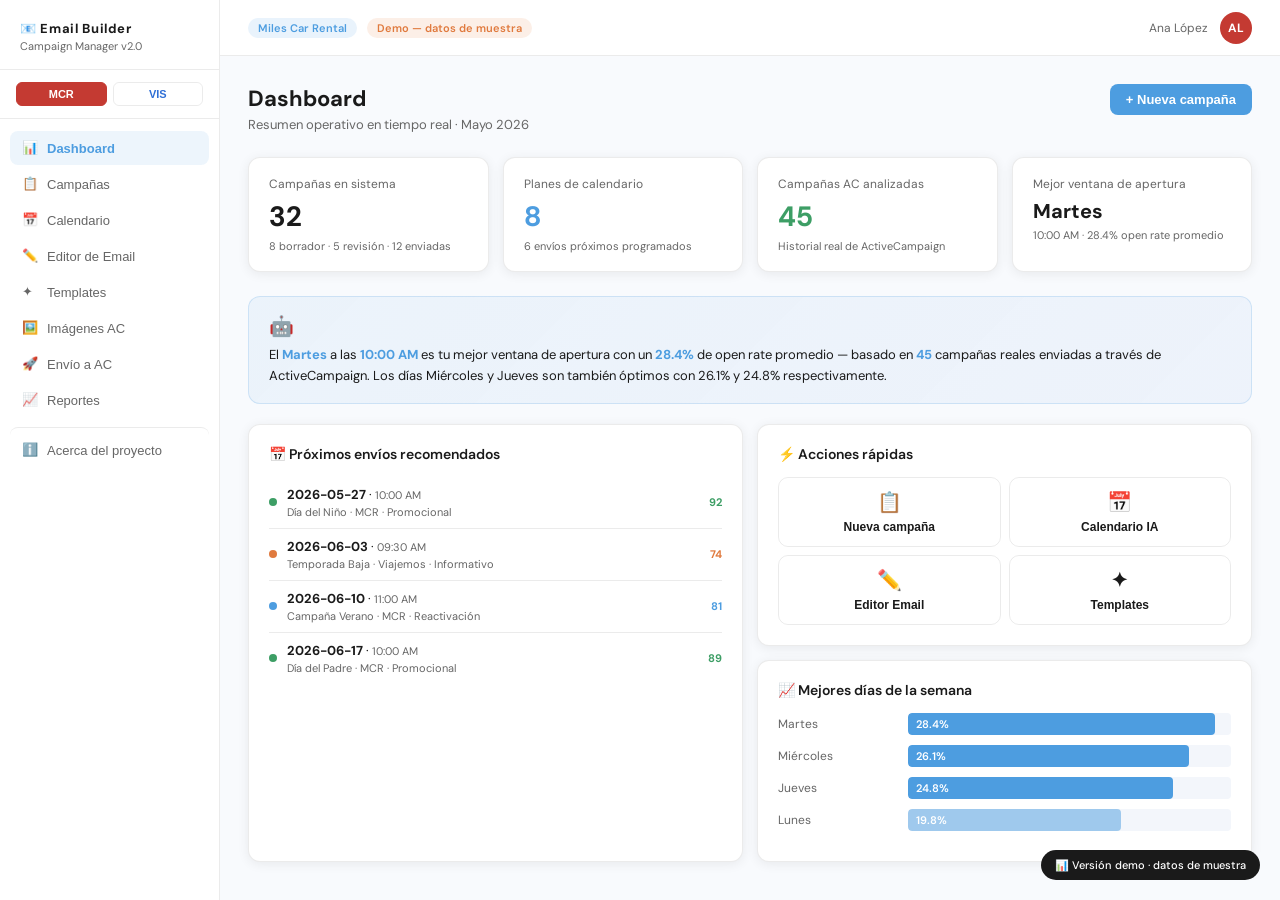
<file: Emails-demo.html>
<!DOCTYPE html>
<html lang="es">
<head>
  <meta charset="UTF-8" />
  <meta name="viewport" content="width=device-width, initial-scale=1.0" />
  <title>Campaign Email Builder — Demo</title>
  <link href="https://fonts.googleapis.com/css2?family=DM+Sans:wght@400;500;600;700&display=swap" rel="stylesheet" />
  <style>
    /* ── Reset & Variables ─────────────────────────────────────────────── */
    *, *::before, *::after { box-sizing: border-box; margin: 0; padding: 0; }
    :root {
      --bg: #f8fafd;
      --surface: #ffffff;
      --surface-2: #f3f6fb;
      --border: rgba(0,0,0,0.08);
      --text: #1a1a1a;
      --muted: #666;
      --accent: #4d9de0;
      --green: #3d9e65;
      --amber: #e07a3e;
      --red: #c43a32;
      --mcr: #c43a32;
      --vis: #2f6fd6;
      --radius: 12px;
      --shadow: 0 2px 12px rgba(0,0,0,0.07);
    }
    body {
      font-family: 'DM Sans', sans-serif;
      font-size: 14px;
      background: var(--bg);
      color: var(--text);
      height: 100vh;
      display: flex;
      overflow: hidden;
    }

    /* ── Sidebar ────────────────────────────────────────────────────────── */
    .sidebar {
      width: 220px;
      min-width: 220px;
      background: var(--surface);
      border-right: 1px solid var(--border);
      display: flex;
      flex-direction: column;
      padding: 0;
      height: 100vh;
      overflow-y: auto;
    }
    .sidebar-logo {
      padding: 20px 20px 16px;
      border-bottom: 1px solid var(--border);
    }
    .sidebar-logo .logo-text {
      font-size: 13px;
      font-weight: 700;
      letter-spacing: 0.05em;
      color: var(--text);
    }
    .sidebar-logo .logo-sub {
      font-size: 11px;
      color: var(--muted);
      margin-top: 2px;
    }
    .brand-toggle {
      display: flex;
      gap: 6px;
      padding: 12px 16px;
      border-bottom: 1px solid var(--border);
    }
    .brand-btn {
      flex: 1;
      padding: 5px 0;
      border: 1px solid var(--border);
      border-radius: 6px;
      background: none;
      font-size: 11px;
      font-weight: 600;
      cursor: pointer;
      transition: all 0.15s;
    }
    .brand-btn.mcr { color: var(--mcr); }
    .brand-btn.mcr.active { background: var(--mcr); color: #fff; border-color: var(--mcr); }
    .brand-btn.vis { color: var(--vis); }
    .brand-btn.vis.active { background: var(--vis); color: #fff; border-color: var(--vis); }
    .nav-section {
      padding: 12px 10px;
      flex: 1;
    }
    .nav-item {
      display: flex;
      align-items: center;
      gap: 9px;
      padding: 9px 12px;
      border-radius: 8px;
      cursor: pointer;
      font-size: 13px;
      font-weight: 500;
      color: var(--muted);
      transition: all 0.15s;
      margin-bottom: 2px;
      border: none;
      background: none;
      width: 100%;
      text-align: left;
    }
    .nav-item:hover { background: var(--surface-2); color: var(--text); }
    .nav-item.active { background: rgba(77,157,224,0.1); color: var(--accent); font-weight: 600; }
    .nav-item .nav-ico { width: 16px; height: 16px; flex-shrink: 0; }

    /* ── Main area ─────────────────────────────────────────────────────── */
    .main {
      flex: 1;
      display: flex;
      flex-direction: column;
      height: 100vh;
      overflow: hidden;
    }
    .topbar {
      background: var(--surface);
      border-bottom: 1px solid var(--border);
      padding: 0 28px;
      height: 56px;
      display: flex;
      align-items: center;
      justify-content: space-between;
      flex-shrink: 0;
    }
    .topbar-left { display: flex; align-items: center; gap: 10px; }
    .topbar-badge {
      font-size: 11px;
      font-weight: 600;
      padding: 3px 10px;
      border-radius: 20px;
      background: rgba(77,157,224,0.12);
      color: var(--accent);
    }
    .topbar-badge.demo {
      background: rgba(224,122,62,0.12);
      color: var(--amber);
    }
    .topbar-right { display: flex; align-items: center; gap: 12px; }
    .avatar {
      width: 32px; height: 32px;
      border-radius: 50%;
      display: flex; align-items: center; justify-content: center;
      font-size: 12px; font-weight: 700; color: #fff;
    }
    .content {
      flex: 1;
      overflow-y: auto;
      padding: 28px;
    }

    /* ── Cards & Grid ──────────────────────────────────────────────────── */
    .view-header {
      display: flex; align-items: flex-start; justify-content: space-between;
      margin-bottom: 24px;
    }
    .view-header h1 { font-size: 22px; font-weight: 700; }
    .view-header p { font-size: 13px; color: var(--muted); margin-top: 3px; }
    .metric-grid {
      display: grid;
      grid-template-columns: repeat(4, 1fr);
      gap: 14px;
      margin-bottom: 24px;
    }
    .metric-card {
      background: var(--surface);
      border: 1px solid var(--border);
      border-radius: var(--radius);
      padding: 18px 20px;
      box-shadow: var(--shadow);
    }
    .metric-card span { font-size: 12px; color: var(--muted); display: block; margin-bottom: 6px; }
    .metric-card strong { font-size: 28px; font-weight: 700; display: block; }
    .metric-card small { font-size: 11px; color: var(--muted); margin-top: 4px; display: block; }
    .metric-card strong.blue { color: var(--accent); }
    .metric-card strong.green { color: var(--green); }
    .metric-card strong.red { color: var(--red); }
    .split-grid {
      display: grid;
      grid-template-columns: 1fr 1fr;
      gap: 14px;
    }
    .panel {
      background: var(--surface);
      border: 1px solid var(--border);
      border-radius: var(--radius);
      padding: 20px;
      box-shadow: var(--shadow);
    }
    .panel h3 { font-size: 14px; font-weight: 600; margin-bottom: 14px; }

    /* ── Buttons ───────────────────────────────────────────────────────── */
    .btn { padding: 8px 16px; border-radius: 8px; border: none; font-size: 13px; font-weight: 600; cursor: pointer; transition: all 0.15s; }
    .btn-primary { background: var(--accent); color: #fff; }
    .btn-primary:hover { opacity: 0.88; }
    .btn-outline { background: none; border: 1px solid var(--border); color: var(--text); }
    .btn-outline:hover { background: var(--surface-2); }
    .btn-sm { padding: 5px 12px; font-size: 12px; }

    /* ── Badges ───────────────────────────────────────────────────────── */
    .badge {
      display: inline-block;
      padding: 3px 9px;
      border-radius: 20px;
      font-size: 11px;
      font-weight: 600;
    }
    .badge-borrador { background: rgba(102,102,102,0.12); color: #666; }
    .badge-revision { background: rgba(224,122,62,0.13); color: var(--amber); }
    .badge-aprobada { background: rgba(77,157,224,0.13); color: var(--accent); }
    .badge-programada { background: rgba(47,111,214,0.13); color: var(--vis); }
    .badge-enviada { background: rgba(61,158,101,0.13); color: var(--green); }
    .badge-mcr { background: rgba(196,58,50,0.1); color: var(--mcr); }
    .badge-vis { background: rgba(47,111,214,0.1); color: var(--vis); }

    /* ── Table ─────────────────────────────────────────────────────────── */
    .data-table { width: 100%; border-collapse: collapse; }
    .data-table th { font-size: 11px; font-weight: 600; color: var(--muted); text-align: left; padding: 8px 12px; border-bottom: 1px solid var(--border); text-transform: uppercase; letter-spacing: 0.04em; }
    .data-table td { padding: 12px 12px; border-bottom: 1px solid var(--border); font-size: 13px; vertical-align: middle; }
    .data-table tr:last-child td { border-bottom: none; }
    .data-table tr:hover td { background: var(--surface-2); }

    /* ── Flow list (dashboard upcoming) ────────────────────────────────── */
    .flow-list { list-style: none; }
    .flow-list li {
      display: flex; align-items: center; gap: 10px;
      padding: 9px 0;
      border-bottom: 1px solid var(--border);
      font-size: 13px;
    }
    .flow-list li:last-child { border-bottom: none; }
    .dot { width: 8px; height: 8px; border-radius: 50%; flex-shrink: 0; }
    .dot-green { background: var(--green); }
    .dot-amber { background: var(--amber); }
    .dot-blue { background: var(--accent); }

    /* ── Calendar ─────────────────────────────────────────────────────── */
    .cal-grid {
      display: grid;
      grid-template-columns: repeat(7, 1fr);
      gap: 4px;
    }
    .cal-day-header {
      text-align: center;
      font-size: 11px;
      font-weight: 700;
      color: var(--muted);
      padding: 6px 0;
      text-transform: uppercase;
      letter-spacing: 0.05em;
    }
    .cal-day {
      min-height: 80px;
      background: var(--surface);
      border: 1px solid var(--border);
      border-radius: 8px;
      padding: 6px 8px;
      font-size: 12px;
    }
    .cal-day.other-month { opacity: 0.35; }
    .cal-day.today { border-color: var(--accent); background: rgba(77,157,224,0.04); }
    .cal-day .day-num { font-weight: 600; margin-bottom: 4px; }
    .cal-event {
      font-size: 10px;
      font-weight: 600;
      padding: 2px 5px;
      border-radius: 4px;
      margin-bottom: 2px;
      white-space: nowrap;
      overflow: hidden;
      text-overflow: ellipsis;
    }
    .cal-event.mcr { background: rgba(196,58,50,0.12); color: var(--mcr); }
    .cal-event.vis { background: rgba(47,111,214,0.12); color: var(--vis); }
    .cal-event.holiday { background: rgba(61,158,101,0.12); color: var(--green); }

    /* ── Email Builder Preview ─────────────────────────────────────────── */
    .email-preview-wrap {
      display: grid;
      grid-template-columns: 300px 1fr;
      gap: 16px;
      height: calc(100vh - 180px);
    }
    .sections-panel {
      background: var(--surface);
      border: 1px solid var(--border);
      border-radius: var(--radius);
      overflow-y: auto;
      padding: 14px;
    }
    .section-item {
      display: flex; align-items: center; gap: 10px;
      padding: 10px 12px;
      border: 1px solid var(--border);
      border-radius: 8px;
      margin-bottom: 8px;
      cursor: pointer;
      font-size: 13px;
      transition: all 0.12s;
    }
    .section-item:hover { background: var(--surface-2); }
    .section-item.active { border-color: var(--accent); background: rgba(77,157,224,0.06); }
    .section-ico {
      width: 32px; height: 32px;
      background: var(--surface-2);
      border-radius: 6px;
      display: flex; align-items: center; justify-content: center;
      font-size: 14px; flex-shrink: 0;
    }
    .email-canvas {
      background: var(--surface);
      border: 1px solid var(--border);
      border-radius: var(--radius);
      overflow-y: auto;
      display: flex; justify-content: center;
      padding: 20px;
    }
    .email-body {
      width: 600px;
      max-width: 100%;
      border: 1px solid #e0e0e0;
      border-radius: 4px;
      overflow: hidden;
      font-family: Arial, sans-serif;
    }
    .email-section-banner {
      background: linear-gradient(135deg, #c43a32 0%, #8b1a14 100%);
      color: white;
      text-align: center;
      padding: 16px 20px;
      font-size: 12px;
      font-weight: 600;
      letter-spacing: 0.08em;
    }
    .email-section-hero {
      background: #1a1a1a;
      color: white;
      text-align: center;
      padding: 60px 40px;
    }
    .email-section-hero h2 { font-size: 32px; font-weight: 800; margin-bottom: 12px; }
    .email-section-hero p { font-size: 15px; opacity: 0.75; margin-bottom: 24px; }
    .email-cta {
      display: inline-block;
      background: #c43a32;
      color: white;
      padding: 12px 32px;
      border-radius: 4px;
      font-weight: 700;
      font-size: 14px;
      text-decoration: none;
    }
    .email-section-body { padding: 32px 40px; background: #fff; }
    .email-section-body p { font-size: 14px; line-height: 1.7; color: #333; margin-bottom: 16px; }
    .email-2col { display: grid; grid-template-columns: 1fr 1fr; gap: 0; }
    .email-2col-item { padding: 24px 28px; background: #f8f8f8; text-align: center; }
    .email-2col-item:first-child { background: #fff; border-right: 1px solid #eee; }
    .email-2col-item h4 { font-size: 16px; font-weight: 700; margin-bottom: 8px; }
    .email-2col-item p { font-size: 13px; color: #666; margin: 0; }
    .email-2col-item .big-num { font-size: 36px; font-weight: 800; color: #c43a32; display: block; }
    .email-section-footer { background: #1a1a1a; color: #999; text-align: center; padding: 24px 40px; font-size: 11px; line-height: 1.8; }

    /* ── Templates Gallery ─────────────────────────────────────────────── */
    .templates-grid {
      display: grid;
      grid-template-columns: repeat(3, 1fr);
      gap: 16px;
    }
    .template-card {
      background: var(--surface);
      border: 1px solid var(--border);
      border-radius: var(--radius);
      overflow: hidden;
      box-shadow: var(--shadow);
      transition: transform 0.15s, box-shadow 0.15s;
      cursor: pointer;
    }
    .template-card:hover { transform: translateY(-2px); box-shadow: 0 6px 24px rgba(0,0,0,0.1); }
    .template-thumb {
      height: 160px;
      display: flex; align-items: center; justify-content: center;
      font-size: 40px;
    }
    .template-info { padding: 14px 16px; }
    .template-info h4 { font-size: 13px; font-weight: 700; margin-bottom: 4px; }
    .template-info p { font-size: 11px; color: var(--muted); }

    /* ── Reports ─────────────────────────────────────────────────────── */
    .reports-row {
      display: grid;
      grid-template-columns: 2fr 1fr;
      gap: 14px;
      margin-bottom: 14px;
    }
    .chart-bar-wrap { margin-top: 10px; }
    .chart-row {
      display: flex; align-items: center; gap: 10px;
      margin-bottom: 10px; font-size: 12px;
    }
    .chart-label { width: 120px; flex-shrink: 0; color: var(--muted); overflow: hidden; text-overflow: ellipsis; white-space: nowrap; }
    .chart-bar-bg { flex: 1; height: 22px; background: var(--surface-2); border-radius: 4px; overflow: hidden; }
    .chart-bar-fill { height: 100%; border-radius: 4px; display: flex; align-items: center; padding-left: 8px; font-size: 11px; font-weight: 600; color: #fff; transition: width 0.5s; }
    .chart-val { width: 40px; text-align: right; font-weight: 600; }
    .donut-wrap { display: flex; justify-content: center; align-items: center; flex-direction: column; gap: 10px; padding: 10px; }
    .legend-item { display: flex; align-items: center; gap: 6px; font-size: 12px; }
    .legend-dot { width: 10px; height: 10px; border-radius: 50%; flex-shrink: 0; }

    /* ── AI insight box ───────────────────────────────────────────────── */
    .insight-box {
      background: linear-gradient(135deg, rgba(77,157,224,0.07) 0%, rgba(47,111,214,0.05) 100%);
      border: 1px solid rgba(77,157,224,0.2);
      border-radius: var(--radius);
      padding: 16px 20px;
      margin-bottom: 20px;
    }
    .insight-box .ico { font-size: 20px; margin-bottom: 6px; }
    .insight-box p { font-size: 13px; color: var(--text); line-height: 1.6; }
    .insight-box strong { color: var(--accent); }

    /* ── Description section ─────────────────────────────────────────── */
    .desc-grid {
      display: grid;
      grid-template-columns: repeat(3, 1fr);
      gap: 14px;
      margin-bottom: 20px;
    }
    .desc-card {
      background: var(--surface);
      border: 1px solid var(--border);
      border-radius: var(--radius);
      padding: 20px;
    }
    .desc-card h4 { font-size: 13px; font-weight: 700; margin-bottom: 8px; display: flex; align-items: center; gap: 8px; }
    .desc-card ul { list-style: none; padding: 0; }
    .desc-card ul li { font-size: 12px; color: var(--muted); padding: 3px 0; display: flex; align-items: flex-start; gap: 6px; }
    .desc-card ul li::before { content: "→"; color: var(--accent); flex-shrink: 0; }
    .tech-tag {
      display: inline-block;
      padding: 3px 9px;
      border-radius: 20px;
      font-size: 11px;
      font-weight: 600;
      margin: 3px 3px 3px 0;
      background: var(--surface-2);
      color: var(--text);
      border: 1px solid var(--border);
    }

    /* ── Images view ──────────────────────────────────────────────────── */
    .images-grid {
      display: grid;
      grid-template-columns: repeat(4, 1fr);
      gap: 12px;
    }
    .image-card {
      background: var(--surface);
      border: 1px solid var(--border);
      border-radius: 10px;
      overflow: hidden;
      cursor: pointer;
    }
    .image-thumb {
      height: 120px;
      display: flex; align-items: center; justify-content: center;
      font-size: 32px;
      background: var(--surface-2);
    }
    .image-name { padding: 8px 10px; font-size: 11px; color: var(--muted); }

    /* ── AC Send view ─────────────────────────────────────────────────── */
    .send-form { max-width: 600px; }
    .form-row { margin-bottom: 16px; }
    .form-row label { display: block; font-size: 12px; font-weight: 600; margin-bottom: 6px; color: var(--muted); }
    .form-control {
      width: 100%;
      padding: 9px 13px;
      border: 1px solid var(--border);
      border-radius: 8px;
      font-size: 13px;
      font-family: inherit;
      background: var(--surface);
      color: var(--text);
    }
    .send-preview-mini {
      background: var(--surface-2);
      border: 1px solid var(--border);
      border-radius: 10px;
      padding: 20px;
      text-align: center;
    }
    .send-status {
      margin-top: 20px;
      padding: 14px 18px;
      border-radius: 10px;
      font-size: 13px;
      background: rgba(61,158,101,0.1);
      color: var(--green);
      border: 1px solid rgba(61,158,101,0.2);
    }

    /* ── Views toggling ───────────────────────────────────────────────── */
    .view { display: none; }
    .view.active { display: block; }

    /* ── Scrollbar ─────────────────────────────────────────────────────── */
    ::-webkit-scrollbar { width: 5px; }
    ::-webkit-scrollbar-track { background: transparent; }
    ::-webkit-scrollbar-thumb { background: rgba(0,0,0,0.12); border-radius: 10px; }

    /* ── Tooltip demo tag ─────────────────────────────────────────────── */
    .demo-tag {
      position: fixed;
      bottom: 20px;
      right: 20px;
      background: #1a1a1a;
      color: #fff;
      font-size: 11px;
      padding: 8px 14px;
      border-radius: 20px;
      z-index: 999;
      font-weight: 500;
    }
  </style>
</head>
<body>

<!-- ── SIDEBAR ──────────────────────────────────────────────────────────── -->
<aside class="sidebar">
  <div class="sidebar-logo">
    <div class="logo-text">📧 Email Builder</div>
    <div class="logo-sub">Campaign Manager v2.0</div>
  </div>
  <div class="brand-toggle">
    <button class="brand-btn mcr active" id="btn-mcr" onclick="setBrand('mcr')">MCR</button>
    <button class="brand-btn vis" id="btn-vis" onclick="setBrand('vis')">VIS</button>
  </div>
  <nav class="nav-section">
    <button class="nav-item active" onclick="goTo('dashboard', this)">
      <span class="nav-ico">📊</span> Dashboard
    </button>
    <button class="nav-item" onclick="goTo('campanias', this)">
      <span class="nav-ico">📋</span> Campañas
    </button>
    <button class="nav-item" onclick="goTo('calendario', this)">
      <span class="nav-ico">📅</span> Calendario
    </button>
    <button class="nav-item" onclick="goTo('editor', this)">
      <span class="nav-ico">✏️</span> Editor de Email
    </button>
    <button class="nav-item" onclick="goTo('templates', this)">
      <span class="nav-ico">✦</span> Templates
    </button>
    <button class="nav-item" onclick="goTo('imagenes', this)">
      <span class="nav-ico">🖼️</span> Imágenes AC
    </button>
    <button class="nav-item" onclick="goTo('envio', this)">
      <span class="nav-ico">🚀</span> Envío a AC
    </button>
    <button class="nav-item" onclick="goTo('reportes', this)">
      <span class="nav-ico">📈</span> Reportes
    </button>
    <button class="nav-item" onclick="goTo('descripcion', this)" style="margin-top: 10px; border-top: 1px solid var(--border); padding-top: 14px;">
      <span class="nav-ico">ℹ️</span> Acerca del proyecto
    </button>
  </nav>
</aside>

<!-- ── MAIN ─────────────────────────────────────────────────────────────── -->
<div class="main">
  <!-- Topbar -->
  <header class="topbar">
    <div class="topbar-left">
      <span id="topbar-brand-name" class="topbar-badge">Miles Car Rental</span>
      <span class="topbar-badge demo">Demo — datos de muestra</span>
    </div>
    <div class="topbar-right">
      <span style="font-size:12px; color:var(--muted)">Ana López</span>
      <div class="avatar" style="background:#c43a32">AL</div>
    </div>
  </header>

  <!-- Content area -->
  <div class="content">

    <!-- ══════════════════════════════════════════════════════ DASHBOARD -->
    <div id="view-dashboard" class="view active">
      <div class="view-header">
        <div>
          <h1>Dashboard</h1>
          <p>Resumen operativo en tiempo real · Mayo 2026</p>
        </div>
        <button class="btn btn-primary" onclick="goTo('campanias', document.querySelector('[onclick*=campanias]'))">+ Nueva campaña</button>
      </div>

      <div class="metric-grid">
        <div class="metric-card">
          <span>Campañas en sistema</span>
          <strong>32</strong>
          <small>8 borrador · 5 revisión · 12 enviadas</small>
        </div>
        <div class="metric-card">
          <span>Planes de calendario</span>
          <strong class="blue">8</strong>
          <small>6 envíos próximos programados</small>
        </div>
        <div class="metric-card">
          <span>Campañas AC analizadas</span>
          <strong class="green">45</strong>
          <small>Historial real de ActiveCampaign</small>
        </div>
        <div class="metric-card">
          <span>Mejor ventana de apertura</span>
          <strong style="font-size:20px">Martes</strong>
          <small>10:00 AM · 28.4% open rate promedio</small>
        </div>
      </div>

      <div class="insight-box">
        <div class="ico">🤖</div>
        <p>El <strong>Martes</strong> a las <strong>10:00 AM</strong> es tu mejor ventana de apertura con un <strong>28.4%</strong> de open rate promedio — basado en <strong>45</strong> campañas reales enviadas a través de ActiveCampaign. Los días Miércoles y Jueves son también óptimos con 26.1% y 24.8% respectivamente.</p>
      </div>

      <div class="split-grid">
        <div class="panel">
          <h3>📅 Próximos envíos recomendados</h3>
          <ul class="flow-list">
            <li>
              <span class="dot dot-green"></span>
              <div style="flex:1">
                <strong>2026-05-27</strong> · <span style="font-size:11px;color:var(--muted)">10:00 AM</span>
                <div style="font-size:11px;color:var(--muted);margin-top:2px">Día del Niño · MCR · Promocional</div>
              </div>
              <span style="font-size:11px;font-weight:700;color:var(--green)">92</span>
            </li>
            <li>
              <span class="dot dot-amber"></span>
              <div style="flex:1">
                <strong>2026-06-03</strong> · <span style="font-size:11px;color:var(--muted)">09:30 AM</span>
                <div style="font-size:11px;color:var(--muted);margin-top:2px">Temporada Baja · Viajemos · Informativo</div>
              </div>
              <span style="font-size:11px;font-weight:700;color:var(--amber)">74</span>
            </li>
            <li>
              <span class="dot dot-blue"></span>
              <div style="flex:1">
                <strong>2026-06-10</strong> · <span style="font-size:11px;color:var(--muted)">11:00 AM</span>
                <div style="font-size:11px;color:var(--muted);margin-top:2px">Campaña Verano · MCR · Reactivación</div>
              </div>
              <span style="font-size:11px;font-weight:700;color:var(--accent)">81</span>
            </li>
            <li>
              <span class="dot dot-green"></span>
              <div style="flex:1">
                <strong>2026-06-17</strong> · <span style="font-size:11px;color:var(--muted)">10:00 AM</span>
                <div style="font-size:11px;color:var(--muted);margin-top:2px">Día del Padre · MCR · Promocional</div>
              </div>
              <span style="font-size:11px;font-weight:700;color:var(--green)">89</span>
            </li>
          </ul>
        </div>

        <div style="display:flex;flex-direction:column;gap:14px">
          <div class="panel">
            <h3>⚡ Acciones rápidas</h3>
            <div style="display:grid;grid-template-columns:1fr 1fr;gap:8px;margin-top:4px">
              <button class="btn btn-outline" onclick="goTo('campanias', document.querySelector('[onclick*=campanias]'))" style="padding:12px;border-radius:10px;display:flex;flex-direction:column;align-items:center;gap:6px;font-size:12px">
                <span style="font-size:20px">📋</span> Nueva campaña
              </button>
              <button class="btn btn-outline" onclick="goTo('calendario', document.querySelector('[onclick*=calendario]'))" style="padding:12px;border-radius:10px;display:flex;flex-direction:column;align-items:center;gap:6px;font-size:12px">
                <span style="font-size:20px">📅</span> Calendario IA
              </button>
              <button class="btn btn-outline" onclick="goTo('editor', document.querySelector('[onclick*=editor]'))" style="padding:12px;border-radius:10px;display:flex;flex-direction:column;align-items:center;gap:6px;font-size:12px">
                <span style="font-size:20px">✏️</span> Editor Email
              </button>
              <button class="btn btn-outline" onclick="goTo('templates', document.querySelector('[onclick*=templates]'))" style="padding:12px;border-radius:10px;display:flex;flex-direction:column;align-items:center;gap:6px;font-size:12px">
                <span style="font-size:20px">✦</span> Templates
              </button>
            </div>
          </div>
          <div class="panel">
            <h3>📈 Mejores días de la semana</h3>
            <div class="chart-bar-wrap">
              <div class="chart-row">
                <div class="chart-label">Martes</div>
                <div class="chart-bar-bg"><div class="chart-bar-fill" style="width:95%;background:var(--accent)">28.4%</div></div>
              </div>
              <div class="chart-row">
                <div class="chart-label">Miércoles</div>
                <div class="chart-bar-bg"><div class="chart-bar-fill" style="width:87%;background:var(--accent)">26.1%</div></div>
              </div>
              <div class="chart-row">
                <div class="chart-label">Jueves</div>
                <div class="chart-bar-bg"><div class="chart-bar-fill" style="width:82%;background:var(--accent)">24.8%</div></div>
              </div>
              <div class="chart-row">
                <div class="chart-label">Lunes</div>
                <div class="chart-bar-bg"><div class="chart-bar-fill" style="width:66%;background:rgba(77,157,224,0.5)">19.8%</div></div>
              </div>
            </div>
          </div>
        </div>
      </div>
    </div>

    <!-- ══════════════════════════════════════════════════════ CAMPAÑAS -->
    <div id="view-campanias" class="view">
      <div class="view-header">
        <div>
          <h1>Campañas</h1>
          <p>Gestión y seguimiento del flujo editorial</p>
        </div>
        <button class="btn btn-primary">+ Nueva campaña</button>
      </div>

      <div class="metric-grid" style="grid-template-columns:repeat(5,1fr)">
        <div class="metric-card"><span>Total</span><strong>32</strong></div>
        <div class="metric-card"><span>Borrador</span><strong style="color:var(--muted)">8</strong></div>
        <div class="metric-card"><span>En revisión</span><strong style="color:var(--amber)">5</strong></div>
        <div class="metric-card"><span>Aprobada</span><strong style="color:var(--accent)">7</strong></div>
        <div class="metric-card"><span>Enviada</span><strong class="green">12</strong></div>
      </div>

      <div class="panel">
        <table class="data-table">
          <thead>
            <tr>
              <th>Nombre</th>
              <th>Marca</th>
              <th>Tipo</th>
              <th>Responsable</th>
              <th>Fecha límite</th>
              <th>Estado</th>
              <th>Email IA</th>
              <th>Acciones</th>
            </tr>
          </thead>
          <tbody>
            <tr>
              <td><strong>Día del Niño 2026</strong></td>
              <td><span class="badge badge-mcr">MCR</span></td>
              <td>Promocional</td>
              <td>Ana López</td>
              <td>2026-05-27</td>
              <td><span class="badge badge-aprobada">Aprobada</span></td>
              <td><span style="color:var(--green);font-weight:700">✓ Generado</span></td>
              <td><button class="btn btn-sm btn-outline">Editar</button></td>
            </tr>
            <tr>
              <td><strong>Temporada Baja Junio</strong></td>
              <td><span class="badge badge-vis">VIS</span></td>
              <td>Informativo</td>
              <td>Luis Ramírez</td>
              <td>2026-06-03</td>
              <td><span class="badge badge-revision">En revisión</span></td>
              <td><span style="color:var(--green);font-weight:700">✓ Generado</span></td>
              <td><button class="btn btn-sm btn-outline">Editar</button></td>
            </tr>
            <tr>
              <td><strong>Campaña Verano MCR</strong></td>
              <td><span class="badge badge-mcr">MCR</span></td>
              <td>Reactivación</td>
              <td>María Campos</td>
              <td>2026-06-10</td>
              <td><span class="badge badge-borrador">Borrador</span></td>
              <td><span style="color:var(--muted);font-size:12px">— Pendiente</span></td>
              <td><button class="btn btn-sm btn-outline">Generar</button></td>
            </tr>
            <tr>
              <td><strong>Día del Padre VIS</strong></td>
              <td><span class="badge badge-vis">VIS</span></td>
              <td>Promocional</td>
              <td>Jorge Vega</td>
              <td>2026-06-17</td>
              <td><span class="badge badge-programada">Programada</span></td>
              <td><span style="color:var(--green);font-weight:700">✓ Generado</span></td>
              <td><button class="btn btn-sm btn-outline">Ver</button></td>
            </tr>
            <tr>
              <td><strong>Reactivación Inactivos Q2</strong></td>
              <td><span class="badge badge-mcr">MCR</span></td>
              <td>Reactivación</td>
              <td>Paula Rojas</td>
              <td>2026-05-30</td>
              <td><span class="badge badge-enviada">Enviada</span></td>
              <td><span style="color:var(--green);font-weight:700">✓ Generado</span></td>
              <td><button class="btn btn-sm btn-outline">Reporte</button></td>
            </tr>
            <tr>
              <td><strong>Newsletter Mayo</strong></td>
              <td><span class="badge badge-vis">VIS</span></td>
              <td>Informativo</td>
              <td>Ana López</td>
              <td>2026-05-20</td>
              <td><span class="badge badge-enviada">Enviada</span></td>
              <td><span style="color:var(--green);font-weight:700">✓ Generado</span></td>
              <td><button class="btn btn-sm btn-outline">Reporte</button></td>
            </tr>
          </tbody>
        </table>
      </div>
    </div>

    <!-- ══════════════════════════════════════════════════════ CALENDARIO -->
    <div id="view-calendario" class="view">
      <div class="view-header">
        <div>
          <h1>Calendario de Campañas</h1>
          <p>Planificación mensual con IA · Junio 2026</p>
        </div>
        <div style="display:flex;gap:8px">
          <button class="btn btn-outline btn-sm">◀ Mayo</button>
          <button class="btn btn-outline btn-sm">Julio ▶</button>
          <button class="btn btn-primary btn-sm">🤖 Recomendar fechas</button>
        </div>
      </div>

      <div class="insight-box" style="margin-bottom:20px">
        <div class="ico">🤖</div>
        <p>Para <strong>Junio</strong>, la IA recomienda enviar el <strong>3 y 10 de junio</strong> (miércoles) a las <strong>10:00 AM</strong>. El Día del Padre (15 de junio) es una oportunidad clave — campaña de <strong>Viajemos</strong> recomendada con 7 días de anticipación.</p>
      </div>

      <div class="panel">
        <div class="cal-grid" style="margin-bottom:8px">
          <div class="cal-day-header">Lun</div>
          <div class="cal-day-header">Mar</div>
          <div class="cal-day-header">Mié</div>
          <div class="cal-day-header">Jue</div>
          <div class="cal-day-header">Vie</div>
          <div class="cal-day-header">Sáb</div>
          <div class="cal-day-header">Dom</div>
        </div>
        <div class="cal-grid">
          <!-- Week 1 -->
          <div class="cal-day other-month"><div class="day-num">26</div></div>
          <div class="cal-day other-month"><div class="day-num">27</div></div>
          <div class="cal-day other-month"><div class="day-num">28</div></div>
          <div class="cal-day other-month"><div class="day-num">29</div></div>
          <div class="cal-day other-month"><div class="day-num">30</div></div>
          <div class="cal-day other-month"><div class="day-num">31</div></div>
          <div class="cal-day"><div class="day-num">1</div></div>
          <!-- Week 2 -->
          <div class="cal-day"><div class="day-num">2</div></div>
          <div class="cal-day" style="border-color:var(--accent);background:rgba(77,157,224,0.04)">
            <div class="day-num">3</div>
            <div class="cal-event vis">VIS · Temporada Baja</div>
          </div>
          <div class="cal-day"><div class="day-num">4</div></div>
          <div class="cal-day"><div class="day-num">5</div></div>
          <div class="cal-day"><div class="day-num">6</div></div>
          <div class="cal-day"><div class="day-num">7</div></div>
          <div class="cal-day"><div class="day-num">8</div></div>
          <!-- Week 3 -->
          <div class="cal-day"><div class="day-num">9</div></div>
          <div class="cal-day">
            <div class="day-num">10</div>
            <div class="cal-event mcr">MCR · Campaña Verano</div>
          </div>
          <div class="cal-day"><div class="day-num">11</div></div>
          <div class="cal-day"><div class="day-num">12</div></div>
          <div class="cal-day"><div class="day-num">13</div></div>
          <div class="cal-day"><div class="day-num">14</div></div>
          <div class="cal-day">
            <div class="day-num">15</div>
            <div class="cal-event holiday">🎖 Día del Padre</div>
          </div>
          <!-- Week 4 -->
          <div class="cal-day"><div class="day-num">16</div></div>
          <div class="cal-day">
            <div class="day-num">17</div>
            <div class="cal-event vis">VIS · Día del Padre</div>
            <div class="cal-event mcr">MCR · Día del Padre</div>
          </div>
          <div class="cal-day"><div class="day-num">18</div></div>
          <div class="cal-day"><div class="day-num">19</div></div>
          <div class="cal-day"><div class="day-num">20</div></div>
          <div class="cal-day"><div class="day-num">21</div></div>
          <div class="cal-day"><div class="day-num">22</div></div>
          <!-- Week 5 -->
          <div class="cal-day"><div class="day-num">23</div></div>
          <div class="cal-day"><div class="day-num">24</div></div>
          <div class="cal-day"><div class="day-num">25</div></div>
          <div class="cal-day"><div class="day-num">26</div></div>
          <div class="cal-day"><div class="day-num">27</div></div>
          <div class="cal-day"><div class="day-num">28</div></div>
          <div class="cal-day"><div class="day-num">29</div></div>
          <!-- Week 6 -->
          <div class="cal-day"><div class="day-num">30</div></div>
          <div class="cal-day other-month"><div class="day-num">1</div></div>
          <div class="cal-day other-month"><div class="day-num">2</div></div>
          <div class="cal-day other-month"><div class="day-num">3</div></div>
          <div class="cal-day other-month"><div class="day-num">4</div></div>
          <div class="cal-day other-month"><div class="day-num">5</div></div>
          <div class="cal-day other-month"><div class="day-num">6</div></div>
        </div>
      </div>
    </div>

    <!-- ══════════════════════════════════════════════════════ EDITOR -->
    <div id="view-editor" class="view">
      <div class="view-header">
        <div>
          <h1>Editor de Email</h1>
          <p>Día del Niño 2026 · Miles Car Rental · Generado con IA</p>
        </div>
        <div style="display:flex;gap:8px">
          <button class="btn btn-outline">🤖 Regenerar con IA</button>
          <button class="btn btn-outline">Versiones</button>
          <button class="btn btn-primary">🚀 Enviar a AC</button>
        </div>
      </div>

      <div style="display:grid;grid-template-columns:1fr 280px;gap:12px;margin-bottom:12px">
        <div style="background:var(--surface);border:1px solid var(--border);border-radius:var(--radius);padding:14px">
          <div style="display:flex;gap:8px;align-items:center;flex-wrap:wrap">
            <span style="font-size:12px;font-weight:700;color:var(--muted)">Asunto:</span>
            <span style="font-size:13px">🎉 ¡Este Día del Niño, tu aventura comienza con Miles!</span>
            <span class="badge" style="background:rgba(61,158,101,0.1);color:var(--green)">✓ IA generado</span>
          </div>
          <div style="display:flex;gap:8px;align-items:center;margin-top:8px">
            <span style="font-size:12px;font-weight:700;color:var(--muted)">Preheader:</span>
            <span style="font-size:12px;color:var(--muted)">Renta tu auto, crea memorias. Hasta 30% OFF este 27 de mayo.</span>
          </div>
        </div>
        <div style="background:var(--surface);border:1px solid var(--border);border-radius:var(--radius);padding:14px;font-size:12px">
          <div style="margin-bottom:6px"><strong>Marca:</strong> Miles Car Rental</div>
          <div style="margin-bottom:6px"><strong>Tipo:</strong> Promocional</div>
          <div style="margin-bottom:6px"><strong>Score IA:</strong> <span style="color:var(--green);font-weight:700">92 / 100</span></div>
          <div><strong>Secciones:</strong> 5</div>
        </div>
      </div>

      <div class="email-preview-wrap" style="height:auto">
        <div class="sections-panel" style="height:420px">
          <div style="font-size:11px;font-weight:700;color:var(--muted);margin-bottom:10px;text-transform:uppercase;letter-spacing:0.05em">Secciones del email</div>
          <div class="section-item active">
            <div class="section-ico">📢</div>
            <div>
              <div style="font-weight:600;font-size:12px">Banner superior</div>
              <div style="font-size:11px;color:var(--muted)">Anuncio promocional</div>
            </div>
          </div>
          <div class="section-item">
            <div class="section-ico">🦸</div>
            <div>
              <div style="font-weight:600;font-size:12px">Hero principal</div>
              <div style="font-size:11px;color:var(--muted)">Imagen + CTA</div>
            </div>
          </div>
          <div class="section-item">
            <div class="section-ico">📝</div>
            <div>
              <div style="font-weight:600;font-size:12px">Cuerpo de texto</div>
              <div style="font-size:11px;color:var(--muted)">Mensaje principal</div>
            </div>
          </div>
          <div class="section-item">
            <div class="section-ico">📊</div>
            <div>
              <div style="font-weight:600;font-size:12px">2 columnas</div>
              <div style="font-size:11px;color:var(--muted)">Beneficios</div>
            </div>
          </div>
          <div class="section-item">
            <div class="section-ico">📧</div>
            <div>
              <div style="font-weight:600;font-size:12px">Footer</div>
              <div style="font-size:11px;color:var(--muted)">Pie de página legal</div>
            </div>
          </div>
          <button class="btn btn-outline" style="width:100%;margin-top:10px;font-size:12px">+ Agregar sección</button>
        </div>

        <div class="email-canvas" style="height:420px">
          <div class="email-body">
            <div class="email-section-banner">
              🎉 DÍA DEL NIÑO — HASTA 30% OFF EN RENTA DE AUTOS · VÁLIDO 27 DE MAYO
            </div>
            <div class="email-section-hero">
              <div style="font-size:11px;letter-spacing:0.15em;opacity:0.6;margin-bottom:12px">MILES CAR RENTAL</div>
              <h2>Este Día del Niño,<br>¡la aventura espera!</h2>
              <p>Crea recuerdos únicos con tu familia.<br>Renta tu auto con hasta 30% de descuento.</p>
              <a href="#" class="email-cta">RESERVA AHORA</a>
            </div>
            <div class="email-section-body">
              <p>Querido cliente,</p>
              <p>El <strong>Día del Niño</strong> es el momento perfecto para llevar a tu familia a una aventura sin límites. En Miles Car Rental queremos ser parte de ese viaje especial, por eso te ofrecemos nuestra mejor tarifa del año.</p>
              <p>Con nuestra flota de más de 200 vehículos disponibles en toda la república, encontrarás el auto ideal para tu familia.</p>
            </div>
            <div class="email-2col">
              <div class="email-2col-item">
                <span class="big-num">30%</span>
                <h4>Descuento especial</h4>
                <p>En todas nuestras categorías de autos este Día del Niño</p>
              </div>
              <div class="email-2col-item">
                <span class="big-num">200+</span>
                <h4>Autos disponibles</h4>
                <p>Desde compactos hasta SUVs familiares en toda la república</p>
              </div>
            </div>
            <div class="email-section-footer">
              <strong style="color:#fff">Miles Car Rental</strong><br>
              Av. Insurgentes Sur 1234, CDMX · Tel: 55 5000-0000<br>
              <a href="#" style="color:#4d9de0">Cancelar suscripción</a> · <a href="#" style="color:#4d9de0">Política de privacidad</a>
            </div>
          </div>
        </div>
      </div>
    </div>

    <!-- ══════════════════════════════════════════════════════ TEMPLATES -->
    <div id="view-templates" class="view">
      <div class="view-header">
        <div>
          <h1>✦ Templates</h1>
          <p>Galería de plantillas de email + Template Lab con IA</p>
        </div>
        <button class="btn btn-primary" onclick="alert('Template Lab: la IA genera variaciones automáticas de cualquier template')">🤖 Template Lab</button>
      </div>

      <div class="templates-grid">
        <div class="template-card">
          <div class="template-thumb" style="background:linear-gradient(135deg,#1a1a1a,#333)">🚗</div>
          <div class="template-info">
            <h4>Hero Oscuro MCR</h4>
            <p>Hero de alto impacto · Fondo negro · CTA rojo · MCR</p>
          </div>
        </div>
        <div class="template-card">
          <div class="template-thumb" style="background:linear-gradient(135deg,#2f6fd6,#1a3a7c)">✈️</div>
          <div class="template-info">
            <h4>Travel Hero VIS</h4>
            <p>Hero de viaje con imagen fullwidth · Viajemos azul</p>
          </div>
        </div>
        <div class="template-card">
          <div class="template-thumb" style="background:linear-gradient(135deg,#f8f8f8,#e8e8e8)">📊</div>
          <div class="template-info">
            <h4>2 Columnas Beneficios</h4>
            <p>Layout doble columna para destacar ventajas</p>
          </div>
        </div>
        <div class="template-card">
          <div class="template-thumb" style="background:linear-gradient(135deg,#3d9e65,#1a5c36)">🌿</div>
          <div class="template-info">
            <h4>Temporada / Estacional</h4>
            <p>Diseño adaptable a fechas especiales y festividades</p>
          </div>
        </div>
        <div class="template-card">
          <div class="template-thumb" style="background:linear-gradient(135deg,#e07a3e,#8b3a10)">🔥</div>
          <div class="template-info">
            <h4>Urgencia / Countdown</h4>
            <p>Offer con fecha límite y call-to-action de alta presión</p>
          </div>
        </div>
        <div class="template-card" style="border:2px dashed rgba(77,157,224,0.3);background:rgba(77,157,224,0.03)">
          <div class="template-thumb" style="background:transparent;font-size:32px">✨</div>
          <div class="template-info">
            <h4 style="color:var(--accent)">Generar con IA</h4>
            <p>Template Lab crea variaciones únicas con GPT-4o</p>
          </div>
        </div>
      </div>

      <div class="panel" style="margin-top:20px">
        <h3>🤖 Template Lab — Variaciones generadas por IA</h3>
        <div style="display:grid;grid-template-columns:repeat(3,1fr);gap:12px;margin-top:12px">
          <div style="border:1px solid var(--border);border-radius:10px;padding:14px">
            <div style="font-size:11px;font-weight:700;color:var(--accent);margin-bottom:6px">VARIACIÓN A · Emocional</div>
            <div style="font-size:12px;color:var(--muted)">Tono cálido, enfocado en la experiencia familiar. Hero con imagen lifestyle. CTA: "Crea el viaje".</div>
          </div>
          <div style="border:1px solid var(--border);border-radius:10px;padding:14px">
            <div style="font-size:11px;font-weight:700;color:var(--amber);margin-bottom:6px">VARIACIÓN B · Urgencia</div>
            <div style="font-size:12px;color:var(--muted)">Countdown visible, descuento prominente. Fondo oscuro. CTA: "Aprovecha ahora". Alta conversión.</div>
          </div>
          <div style="border:1px solid var(--border);border-radius:10px;padding:14px">
            <div style="font-size:11px;font-weight:700;color:var(--green);margin-bottom:6px">VARIACIÓN C · Minimalista</div>
            <div style="font-size:12px;color:var(--muted)">Layout limpio, tipografía grande. Una sola imagen. Foco total en el mensaje principal.</div>
          </div>
        </div>
      </div>
    </div>

    <!-- ══════════════════════════════════════════════════════ IMÁGENES -->
    <div id="view-imagenes" class="view">
      <div class="view-header">
        <div>
          <h1>Imágenes AC</h1>
          <p>Biblioteca de imágenes sincronizada con ActiveCampaign</p>
        </div>
        <div style="display:flex;gap:8px">
          <input type="text" placeholder="🔍 Buscar imagen..." style="padding:8px 12px;border:1px solid var(--border);border-radius:8px;font-size:13px;width:200px">
          <button class="btn btn-outline">🔄 Sincronizar AC</button>
        </div>
      </div>

      <div style="display:flex;gap:8px;margin-bottom:16px">
        <span style="font-size:12px;color:var(--muted)">Sincronizadas desde ActiveCampaign:</span>
        <span class="badge" style="background:rgba(61,158,101,0.1);color:var(--green)">✓ 48 imágenes · Última sync: hace 2 horas</span>
      </div>

      <div class="images-grid">
        <div class="image-card"><div class="image-thumb">🚗</div><div class="image-name">mcr-banner-hero.jpg</div></div>
        <div class="image-card"><div class="image-thumb">🏖️</div><div class="image-name">vis-verano-2026.jpg</div></div>
        <div class="image-card"><div class="image-thumb">✈️</div><div class="image-name">vis-avion-lifestyle.jpg</div></div>
        <div class="image-card"><div class="image-thumb">👨‍👩‍👧‍👦</div><div class="image-name">mcr-familia-auto.jpg</div></div>
        <div class="image-card"><div class="image-thumb">🌆</div><div class="image-name">mcr-ciudad-noche.jpg</div></div>
        <div class="image-card"><div class="image-thumb">🗺️</div><div class="image-name">vis-mapa-destinos.jpg</div></div>
        <div class="image-card"><div class="image-thumb">⭐</div><div class="image-name">mcr-logo-white.png</div></div>
        <div class="image-card"><div class="image-thumb">🎉</div><div class="image-name">vis-logo-blue.png</div></div>
      </div>
    </div>

    <!-- ══════════════════════════════════════════════════════ ENVÍO AC -->
    <div id="view-envio" class="view">
      <div class="view-header">
        <div>
          <h1>Envío a ActiveCampaign</h1>
          <p>Programa y envía campañas directamente a tu cuenta AC</p>
        </div>
        <span class="badge" style="background:rgba(61,158,101,0.1);color:var(--green);font-size:13px;padding:6px 14px">✓ Conectado a ActiveCampaign</span>
      </div>

      <div style="display:grid;grid-template-columns:1fr 1fr;gap:20px">
        <div>
          <div class="panel" style="margin-bottom:16px">
            <h3>Configuración del envío</h3>
            <div class="send-form">
              <div class="form-row">
                <label>Campaña a enviar</label>
                <select class="form-control">
                  <option>Día del Niño 2026 · MCR</option>
                  <option>Temporada Baja Junio · VIS</option>
                  <option>Campaña Verano MCR</option>
                </select>
              </div>
              <div class="form-row">
                <label>Lista de contactos en AC</label>
                <select class="form-control">
                  <option>Lista Principal MCR (12,450 contactos)</option>
                  <option>Viajeros frecuentes VIS (8,231 contactos)</option>
                  <option>Reactivación inactivos (3,100 contactos)</option>
                </select>
              </div>
              <div class="form-row">
                <label>Fecha y hora de envío</label>
                <input type="datetime-local" class="form-control" value="2026-05-27T10:00">
              </div>
              <div class="form-row">
                <label>Tipo de envío</label>
                <select class="form-control">
                  <option>Envío programado</option>
                  <option>Envío inmediato</option>
                  <option>Envío de prueba (test email)</option>
                </select>
              </div>
              <div style="display:flex;gap:8px;margin-top:16px">
                <button class="btn btn-outline" onclick="alert('Email de prueba enviado a tamaranrr@gmail.com')">📧 Envío de prueba</button>
                <button class="btn btn-primary" onclick="document.getElementById('send-status').style.display='block'">🚀 Programar envío</button>
              </div>
            </div>
          </div>
          <div id="send-status" style="display:none" class="send-status">
            ✓ <strong>Campaña programada exitosamente en ActiveCampaign.</strong><br>
            La campaña "Día del Niño 2026" será enviada el 27 de mayo a las 10:00 AM a 12,450 contactos.
          </div>
        </div>

        <div>
          <div class="panel">
            <h3>Vista previa del envío</h3>
            <div class="send-preview-mini">
              <div style="font-size:11px;color:var(--muted);margin-bottom:8px">PREVIEW</div>
              <div style="background:#1a1a1a;color:#fff;padding:20px;border-radius:8px;text-align:center">
                <div style="font-size:10px;letter-spacing:0.1em;opacity:0.5;margin-bottom:8px">MILES CAR RENTAL</div>
                <div style="font-size:18px;font-weight:800;margin-bottom:8px">🎉 Día del Niño 2026</div>
                <div style="font-size:12px;opacity:0.6;margin-bottom:16px">Hasta 30% OFF · Renta tu aventura</div>
                <div style="background:#c43a32;color:#fff;padding:8px 20px;border-radius:4px;font-size:12px;font-weight:700;display:inline-block">RESERVA AHORA</div>
              </div>
              <div style="margin-top:12px;font-size:12px;color:var(--muted)">
                <strong>Asunto:</strong> 🎉 ¡Este Día del Niño, tu aventura comienza con Miles!<br>
                <strong>Preheader:</strong> Hasta 30% OFF este 27 de mayo.<br>
                <strong>Lista:</strong> 12,450 contactos MCR<br>
                <strong>Envío:</strong> 27 mayo 2026 · 10:00 AM
              </div>
            </div>
          </div>
        </div>
      </div>
    </div>

    <!-- ══════════════════════════════════════════════════════ REPORTES -->
    <div id="view-reportes" class="view">
      <div class="view-header">
        <div>
          <h1>Reportes</h1>
          <p>Performance de campañas sincronizado desde ActiveCampaign</p>
        </div>
        <button class="btn btn-outline">🔄 Sincronizar desde AC</button>
      </div>

      <div class="metric-grid">
        <div class="metric-card">
          <span>Open Rate promedio</span>
          <strong class="blue">26.8%</strong>
          <small>+3.2% vs mes anterior</small>
        </div>
        <div class="metric-card">
          <span>Click Rate promedio</span>
          <strong class="green">4.1%</strong>
          <small>+0.8% vs mes anterior</small>
        </div>
        <div class="metric-card">
          <span>Bounce Rate</span>
          <strong style="color:var(--amber)">1.3%</strong>
          <small>Dentro del rango aceptable</small>
        </div>
        <div class="metric-card">
          <span>Unsubs Rate</span>
          <strong style="color:var(--muted)">0.4%</strong>
          <small>Por debajo del promedio industria</small>
        </div>
      </div>

      <div class="reports-row">
        <div class="panel">
          <h3>Open Rate por campaña</h3>
          <div class="chart-bar-wrap">
            <div class="chart-row">
              <div class="chart-label">Día del Niño MCR</div>
              <div class="chart-bar-bg"><div class="chart-bar-fill" style="width:89%;background:#c43a32">31.2%</div></div>
              <div class="chart-val">31.2%</div>
            </div>
            <div class="chart-row">
              <div class="chart-label">Newsletter Mayo VIS</div>
              <div class="chart-bar-bg"><div class="chart-bar-fill" style="width:78%;background:#2f6fd6">27.4%</div></div>
              <div class="chart-val">27.4%</div>
            </div>
            <div class="chart-row">
              <div class="chart-label">Reactivación Q2 MCR</div>
              <div class="chart-bar-bg"><div class="chart-bar-fill" style="width:74%;background:#c43a32">26.0%</div></div>
              <div class="chart-val">26.0%</div>
            </div>
            <div class="chart-row">
              <div class="chart-label">Semana Santa VIS</div>
              <div class="chart-bar-bg"><div class="chart-bar-fill" style="width:67%;background:#2f6fd6">23.5%</div></div>
              <div class="chart-val">23.5%</div>
            </div>
            <div class="chart-row">
              <div class="chart-label">Promo Enero MCR</div>
              <div class="chart-bar-bg"><div class="chart-bar-fill" style="width:55%;background:rgba(196,58,50,0.5)">19.3%</div></div>
              <div class="chart-val">19.3%</div>
            </div>
          </div>
        </div>

        <div class="panel">
          <h3>Distribución por marca</h3>
          <div class="donut-wrap">
            <svg width="120" height="120" viewBox="0 0 120 120">
              <circle cx="60" cy="60" r="45" fill="none" stroke="#f3f6fb" stroke-width="20"/>
              <circle cx="60" cy="60" r="45" fill="none" stroke="#c43a32" stroke-width="20"
                stroke-dasharray="169 113" stroke-dashoffset="0" transform="rotate(-90 60 60)"/>
              <circle cx="60" cy="60" r="45" fill="none" stroke="#2f6fd6" stroke-width="20"
                stroke-dasharray="113 169" stroke-dashoffset="-169" transform="rotate(-90 60 60)"/>
              <text x="60" y="56" text-anchor="middle" font-size="16" font-weight="700" fill="#1a1a1a">32</text>
              <text x="60" y="70" text-anchor="middle" font-size="10" fill="#666">campañas</text>
            </svg>
            <div style="display:flex;flex-direction:column;gap:6px">
              <div class="legend-item"><div class="legend-dot" style="background:#c43a32"></div> MCR — 18 campañas (56%)</div>
              <div class="legend-item"><div class="legend-dot" style="background:#2f6fd6"></div> VIS — 14 campañas (44%)</div>
            </div>
          </div>
        </div>
      </div>

      <div class="panel">
        <h3>Historial de campañas enviadas</h3>
        <table class="data-table">
          <thead>
            <tr>
              <th>Campaña</th>
              <th>Marca</th>
              <th>Fecha envío</th>
              <th>Contactos</th>
              <th>Open rate</th>
              <th>Click rate</th>
              <th>Bounces</th>
            </tr>
          </thead>
          <tbody>
            <tr>
              <td><strong>Día del Niño 2026</strong></td>
              <td><span class="badge badge-mcr">MCR</span></td>
              <td>27 May 2026</td>
              <td>12,450</td>
              <td><strong style="color:var(--green)">31.2%</strong></td>
              <td>5.4%</td>
              <td>0.8%</td>
            </tr>
            <tr>
              <td><strong>Newsletter Mayo VIS</strong></td>
              <td><span class="badge badge-vis">VIS</span></td>
              <td>20 May 2026</td>
              <td>8,231</td>
              <td><strong style="color:var(--green)">27.4%</strong></td>
              <td>3.8%</td>
              <td>1.1%</td>
            </tr>
            <tr>
              <td><strong>Reactivación Inactivos Q2</strong></td>
              <td><span class="badge badge-mcr">MCR</span></td>
              <td>15 May 2026</td>
              <td>3,100</td>
              <td>26.0%</td>
              <td>4.2%</td>
              <td>2.3%</td>
            </tr>
            <tr>
              <td><strong>Semana Santa VIS</strong></td>
              <td><span class="badge badge-vis">VIS</span></td>
              <td>01 Abr 2026</td>
              <td>9,800</td>
              <td>23.5%</td>
              <td>3.1%</td>
              <td>1.4%</td>
            </tr>
          </tbody>
        </table>
      </div>
    </div>

    <!-- ══════════════════════════════════════════════════════ DESCRIPCIÓN -->
    <div id="view-descripcion" class="view">
      <div class="view-header">
        <div>
          <h1>Acerca del proyecto</h1>
          <p>Campaign Email Builder — Stack tecnológico y funcionalidades</p>
        </div>
      </div>

      <div class="insight-box" style="margin-bottom:24px">
        <div class="ico">🚀</div>
        <p><strong>Campaign Email Builder</strong> es una plataforma de email marketing asistida por IA, diseñada para las marcas <strong>Miles Car Rental (MCR)</strong> y <strong>Viajemos (VIS)</strong>. Permite crear, diseñar, programar y monitorear campañas de email, conectado directamente con ActiveCampaign.</p>
      </div>

      <div class="desc-grid">
        <div class="desc-card">
          <h4>🎨 Frontend</h4>
          <div style="margin-bottom:10px">
            <span class="tech-tag">React 18</span>
            <span class="tech-tag">Vite</span>
            <span class="tech-tag">DM Sans</span>
            <span class="tech-tag">CSS Variables</span>
          </div>
          <ul>
            <li>SPA con 8 vistas navegables sin recarga</li>
            <li>Theming dinámico por marca (MCR rojo / VIS azul)</li>
            <li>Editor visual de secciones de email</li>
            <li>Preview en tiempo real del HTML del email</li>
            <li>Responsive y optimizado para equipos de marketing</li>
          </ul>
        </div>
        <div class="desc-card">
          <h4>⚙️ Backend</h4>
          <div style="margin-bottom:10px">
            <span class="tech-tag">FastAPI</span>
            <span class="tech-tag">Python 3.11</span>
            <span class="tech-tag">PostgreSQL</span>
            <span class="tech-tag">Pydantic</span>
          </div>
          <ul>
            <li>API REST en puerto 8050 con CORS habilitado</li>
            <li>PostgreSQL con JSONB para versionado de emails</li>
            <li>Sincronización automática con ActiveCampaign al inicio</li>
            <li>Pydantic v2 para validación de esquemas</li>
            <li>Docker Compose para despliegue (db + backend + frontend)</li>
          </ul>
        </div>
        <div class="desc-card">
          <h4>🤖 Inteligencia Artificial</h4>
          <div style="margin-bottom:10px">
            <span class="tech-tag">GPT-4o</span>
            <span class="tech-tag">OpenAI API</span>
            <span class="tech-tag">DALL-E 3</span>
          </div>
          <ul>
            <li>Generación de asunto, preheader y cuerpo del email</li>
            <li>Template Lab: variaciones automáticas de plantillas</li>
            <li>Recomendación de fechas y horas óptimas de envío</li>
            <li>Insights basados en historial real de ActiveCampaign</li>
            <li>Generación de imágenes con DALL-E 3 para emails</li>
          </ul>
        </div>
        <div class="desc-card">
          <h4>📡 ActiveCampaign</h4>
          <div style="margin-bottom:10px">
            <span class="tech-tag">AC REST API</span>
            <span class="tech-tag">Webhooks</span>
          </div>
          <ul>
            <li>Creación y envío de campañas desde la plataforma</li>
            <li>Sincronización de historial de campañas (open/click rates)</li>
            <li>Gestión de biblioteca de imágenes AC</li>
            <li>Envío de emails de prueba antes del envío masivo</li>
            <li>Análisis de historial para insights de IA</li>
          </ul>
        </div>
        <div class="desc-card">
          <h4>📧 Editor de Email</h4>
          <div style="margin-bottom:10px">
            <span class="tech-tag">12+ secciones</span>
            <span class="tech-tag">HTML generado</span>
          </div>
          <ul>
            <li>Banner superior, Hero, Cuerpo de texto</li>
            <li>2 columnas con números destacados</li>
            <li>Galería de imágenes (Grid cards)</li>
            <li>Testimoniales y citaciones</li>
            <li>Footer legal con links de desuscripción</li>
            <li>Historial de versiones por campaña</li>
          </ul>
        </div>
        <div class="desc-card">
          <h4>📁 Estructura del proyecto</h4>
          <div style="margin-bottom:10px">
            <span class="tech-tag">Monorepo</span>
            <span class="tech-tag">Docker</span>
          </div>
          <ul>
            <li><code>src/</code> — Frontend React (views, components, lib)</li>
            <li><code>backend/app/</code> — FastAPI (routes, services, schemas)</li>
            <li><code>backend/app/data/</code> — Persistencia JSON local</li>
            <li><code>docker-compose.yml</code> — Orquestación multi-contenedor</li>
            <li>Puerto frontend: <strong>5180</strong> · Backend: <strong>8050</strong></li>
          </ul>
        </div>
      </div>

      <div class="panel">
        <h3>🗺️ Flujo general del sistema</h3>
        <div style="display:flex;align-items:center;gap:0;flex-wrap:wrap;margin-top:14px">
          <div style="text-align:center;padding:14px 20px;background:var(--surface-2);border-radius:10px;min-width:120px">
            <div style="font-size:22px;margin-bottom:6px">👤</div>
            <div style="font-size:12px;font-weight:600">Equipo marketing</div>
            <div style="font-size:11px;color:var(--muted)">Crea campaña</div>
          </div>
          <div style="flex:1;text-align:center;color:var(--accent);font-size:18px;font-weight:700;padding:0 10px">→</div>
          <div style="text-align:center;padding:14px 20px;background:rgba(77,157,224,0.08);border:1px solid rgba(77,157,224,0.2);border-radius:10px;min-width:120px">
            <div style="font-size:22px;margin-bottom:6px">🤖</div>
            <div style="font-size:12px;font-weight:600">IA (GPT-4o)</div>
            <div style="font-size:11px;color:var(--muted)">Genera copy del email</div>
          </div>
          <div style="flex:1;text-align:center;color:var(--accent);font-size:18px;font-weight:700;padding:0 10px">→</div>
          <div style="text-align:center;padding:14px 20px;background:var(--surface-2);border-radius:10px;min-width:120px">
            <div style="font-size:22px;margin-bottom:6px">✏️</div>
            <div style="font-size:12px;font-weight:600">Editor visual</div>
            <div style="font-size:11px;color:var(--muted)">Diseña y ajusta</div>
          </div>
          <div style="flex:1;text-align:center;color:var(--accent);font-size:18px;font-weight:700;padding:0 10px">→</div>
          <div style="text-align:center;padding:14px 20px;background:rgba(196,58,50,0.07);border-radius:10px;min-width:120px">
            <div style="font-size:22px;margin-bottom:6px">📅</div>
            <div style="font-size:12px;font-weight:600">Calendario IA</div>
            <div style="font-size:11px;color:var(--muted)">Fecha óptima</div>
          </div>
          <div style="flex:1;text-align:center;color:var(--accent);font-size:18px;font-weight:700;padding:0 10px">→</div>
          <div style="text-align:center;padding:14px 20px;background:rgba(61,158,101,0.08);border-radius:10px;min-width:120px">
            <div style="font-size:22px;margin-bottom:6px">🚀</div>
            <div style="font-size:12px;font-weight:600">ActiveCampaign</div>
            <div style="font-size:11px;color:var(--muted)">Envío masivo</div>
          </div>
          <div style="flex:1;text-align:center;color:var(--accent);font-size:18px;font-weight:700;padding:0 10px">→</div>
          <div style="text-align:center;padding:14px 20px;background:var(--surface-2);border-radius:10px;min-width:120px">
            <div style="font-size:22px;margin-bottom:6px">📈</div>
            <div style="font-size:12px;font-weight:600">Reportes</div>
            <div style="font-size:11px;color:var(--muted)">Open / Click rates</div>
          </div>
        </div>
      </div>
    </div>

  </div><!-- /content -->
</div><!-- /main -->

<div class="demo-tag">📊 Versión demo · datos de muestra</div>

<script>
  // ── Navigation ─────────────────────────────────────────────────────────
  function goTo(viewId, btn) {
    document.querySelectorAll('.view').forEach(v => v.classList.remove('active'));
    document.querySelectorAll('.nav-item').forEach(n => n.classList.remove('active'));
    const view = document.getElementById('view-' + viewId);
    if (view) view.classList.add('active');
    if (btn) btn.classList.add('active');
  }

  // ── Brand toggle ────────────────────────────────────────────────────────
  const brands = {
    mcr: { name: 'Miles Car Rental', color: '#c43a32' },
    vis: { name: 'Viajemos',         color: '#2f6fd6' },
  };

  function setBrand(brand) {
    document.getElementById('btn-mcr').classList.toggle('active', brand === 'mcr');
    document.getElementById('btn-vis').classList.toggle('active', brand === 'vis');
    const badge = document.getElementById('topbar-brand-name');
    badge.textContent = brands[brand].name;
    badge.style.background = brands[brand].color + '20';
    badge.style.color = brands[brand].color;

    // Update email preview colours for MCR vs VIS
    const cta = document.querySelector('.email-cta');
    const banner = document.querySelector('.email-section-banner');
    const bigNums = document.querySelectorAll('.big-num');
    if (cta) cta.style.background = brands[brand].color;
    if (banner) banner.style.background = brand === 'mcr'
      ? 'linear-gradient(135deg,#c43a32 0%,#8b1a14 100%)'
      : 'linear-gradient(135deg,#2f6fd6 0%,#1a3a7c 100%)';
    bigNums.forEach(n => n.style.color = brands[brand].color);
  }
</script>
</body>
</html>
</file>
<file: style.css>
:root {
  --primary: #6366f1;
  --primary-light: #eef2ff;
  --primary-dark: #4f46e5;
  --secondary: #ec4899;
  --secondary-light: #fdf2f8;
  --accent: #8b5cf6;
  --accent-light: #f5f3ff;
  --bg: #fdf7ff;
  --surface: #FFFFFF;
  --text: #1e293b;
  --text-muted: #64748b;
  --border: #ede4f7;
  --shadow-sm: 0 1px 4px rgba(99,102,241,0.07);
  --shadow: 0 4px 16px rgba(139,92,246,0.1);
  --shadow-lg: 0 8px 32px rgba(139,92,246,0.15);
  --radius: 14px;
  --radius-sm: 8px;
}

::selection {
  background: #ec4899;
  color: #ffffff;
}

* { margin: 0; padding: 0; box-sizing: border-box; }

html { scroll-behavior: smooth; }

body {
  font-family: 'Segoe UI', system-ui, -apple-system, sans-serif;
  background: var(--bg);
  color: var(--text);
  line-height: 1.6;
}

/* ─── NAVIGATION ─────────────────────────────────────────── */

nav {
  position: fixed;
  top: 0; left: 0; right: 0;
  background: rgba(255,255,255,0.96);
  backdrop-filter: blur(12px);
  border-bottom: 1px solid var(--border);
  z-index: 1000;
  height: 64px;
  display: flex;
  align-items: center;
  justify-content: space-between;
  padding: 0 5%;
}

.nav-logo {
  font-size: 1.3rem;
  font-weight: 800;
  color: var(--text);
  text-decoration: none;
  letter-spacing: -0.02em;
}

.nav-logo span { color: var(--primary); }

.nav-links {
  display: flex;
  gap: 2rem;
  list-style: none;
}

.nav-links a {
  text-decoration: none;
  color: var(--text-muted);
  font-size: 0.9rem;
  font-weight: 500;
  transition: color 0.2s;
  position: relative;
}

.nav-links a::after {
  content: '';
  position: absolute;
  bottom: -4px; left: 0;
  width: 0; height: 2px;
  background: var(--primary);
  border-radius: 2px;
  transition: width 0.25s;
}

.nav-links a:hover,
.nav-links a.active { color: var(--primary); }

.nav-links a:hover::after,
.nav-links a.active::after { width: 100%; }

.nav-cta {
  background: linear-gradient(135deg, #6366f1 0%, #ec4899 100%);
  color: white !important;
  padding: 0.45rem 1.1rem;
  border-radius: 8px;
  font-weight: 600 !important;
}

.nav-cta::after { display: none !important; }

.nav-cta:hover { background: linear-gradient(135deg, #4f46e5 0%, #db2777 100%) !important; color: white !important; }

/* ─── HERO ───────────────────────────────────────────────── */

#hero {
  min-height: 100vh;
  display: flex;
  align-items: center;
  padding: 80px 5% 60px;
  position: relative;
  overflow: hidden;
  background: #0b1121;
}

#hero::before {
  content: '';
  position: absolute;
  top: -200px; right: -200px;
  width: 700px; height: 700px;
  background: radial-gradient(ellipse, rgba(99,102,241,0.22) 0%, transparent 65%);
  pointer-events: none;
}

#hero::after {
  content: '';
  position: absolute;
  bottom: -120px; left: -80px;
  width: 450px; height: 450px;
  background: radial-gradient(ellipse, rgba(236,72,153,0.16) 0%, transparent 60%);
  pointer-events: none;
}

.hero-content {
  max-width: 1200px;
  margin: 0 auto;
  width: 100%;
  display: grid;
  grid-template-columns: 1fr 420px;
  gap: 4rem;
  align-items: center;
}

.hero-badge {
  display: inline-flex;
  align-items: center;
  gap: 0.5rem;
  background: rgba(99,102,241,0.15);
  color: #a5b4fc;
  border: 1px solid rgba(99,102,241,0.3);
  padding: 0.35rem 0.9rem;
  border-radius: 100px;
  font-size: 0.82rem;
  font-weight: 600;
  margin-bottom: 1.25rem;
}

.hero-badge::before {
  content: '';
  width: 7px; height: 7px;
  background: #f472b6;
  border-radius: 50%;
}

.hero-text h1 {
  font-size: clamp(2.4rem, 5vw, 3.5rem);
  font-weight: 800;
  line-height: 1.15;
  letter-spacing: -0.03em;
  color: #ffffff;
  margin-bottom: 0.5rem;
}

.hero-text h1 span {
  background: linear-gradient(135deg, #818cf8 0%, #f472b6 100%);
  -webkit-background-clip: text;
  -webkit-text-fill-color: transparent;
  background-clip: text;
}

.hero-subtitle {
  font-size: 1.2rem;
  color: rgba(255,255,255,0.5);
  margin-bottom: 1.5rem;
  font-weight: 400;
}

.hero-subtitle strong {
  color: rgba(255,255,255,0.88);
  font-weight: 700;
}

.hero-description {
  font-size: 1rem;
  color: rgba(255,255,255,0.55);
  max-width: 520px;
  margin-bottom: 2.5rem;
  line-height: 1.75;
}

.hero-description strong {
  color: rgba(255,255,255,0.9);
  font-weight: 600;
}

.hero-buttons {
  display: flex;
  gap: 1rem;
  flex-wrap: wrap;
}

.btn-primary {
  display: inline-flex;
  align-items: center;
  gap: 0.5rem;
  background: linear-gradient(135deg, #6366f1 0%, #ec4899 100%);
  color: white;
  text-decoration: none;
  padding: 0.75rem 1.75rem;
  border-radius: 10px;
  font-weight: 600;
  font-size: 0.95rem;
  transition: all 0.2s;
  box-shadow: 0 4px 18px rgba(99,102,241,0.4);
}

.btn-primary:hover {
  background: linear-gradient(135deg, #4f46e5 0%, #db2777 100%);
  transform: translateY(-2px);
  box-shadow: 0 6px 24px rgba(236,72,153,0.4);
}

.btn-outline {
  display: inline-flex;
  align-items: center;
  gap: 0.5rem;
  background: rgba(255,255,255,0.07);
  color: rgba(255,255,255,0.8);
  text-decoration: none;
  padding: 0.75rem 1.75rem;
  border-radius: 10px;
  font-weight: 600;
  font-size: 0.95rem;
  border: 1.5px solid rgba(255,255,255,0.15);
  transition: all 0.2s;
}

.btn-outline:hover {
  border-color: rgba(99,102,241,0.5);
  color: #a5b4fc;
  background: rgba(99,102,241,0.12);
  transform: translateY(-2px);
  box-shadow: 0 4px 14px rgba(99,102,241,0.2);
}

/* Avatar card */
.hero-visual {
  display: flex;
  justify-content: center;
}

.avatar-card {
  background: #141d2e;
  border-radius: 24px;
  padding: 2.5rem;
  box-shadow: 0 0 0 1px rgba(99,102,241,0.15), 0 20px 60px rgba(0,0,0,0.5);
  text-align: center;
  width: 100%;
  max-width: 340px;
  border: 1px solid rgba(99,102,241,0.12);
}

@keyframes avatar-pulse {
  0%, 100% { box-shadow: 0 4px 20px rgba(236,72,153,0.2); }
  50% { box-shadow: 0 4px 30px rgba(236,72,153,0.5), 0 0 0 10px rgba(236,72,153,0.07); }
}

@keyframes float-particle {
  0%   { transform: translateY(0)    scale(0.8); opacity: 0; }
  20%  { opacity: 0.5; }
  80%  { opacity: 0.35; }
  100% { transform: translateY(-90px) scale(1.3); opacity: 0; }
}

.avatar-circle {
  width: 120px;
  height: 120px;
  background: linear-gradient(135deg, rgba(99,102,241,0.2), rgba(236,72,153,0.2));
  border-radius: 50%;
  margin: 0 auto 1.25rem;
  display: flex;
  align-items: center;
  justify-content: center;
  font-size: 3rem;
  border: 2px solid rgba(236,72,153,0.2);
  animation: avatar-pulse 3s ease-in-out infinite;
}

.hero-particles {
  position: absolute;
  inset: 0;
  pointer-events: none;
  overflow: hidden;
  z-index: 0;
}

.hero-particles span {
  position: absolute;
  border-radius: 50%;
  opacity: 0;
  animation: float-particle linear infinite;
}

.hero-particles span:nth-child(1) { width:5px; height:5px; background:#818cf8; bottom:18%; left:12%;  animation-duration:7s;  animation-delay:0s;   }
.hero-particles span:nth-child(2) { width:4px; height:4px; background:#f472b6; bottom:30%; left:42%;  animation-duration:9s;  animation-delay:-3s;  }
.hero-particles span:nth-child(3) { width:3px; height:3px; background:#a78bfa; bottom:12%; left:65%;  animation-duration:6s;  animation-delay:-1.5s;}
.hero-particles span:nth-child(4) { width:6px; height:6px; background:#818cf8; bottom:40%; left:80%;  animation-duration:8s;  animation-delay:-4s;  }
.hero-particles span:nth-child(5) { width:4px; height:4px; background:#f472b6; bottom:55%; left:25%;  animation-duration:10s; animation-delay:-5.5s;}
.hero-particles span:nth-child(6) { width:3px; height:3px; background:#a78bfa; bottom:22%; left:55%;  animation-duration:7.5s;animation-delay:-2s;  }

.avatar-name {
  font-size: 1.1rem;
  font-weight: 700;
  color: #f1f5f9;
  margin-bottom: 0.25rem;
}

.avatar-role {
  font-size: 0.85rem;
  color: #e0d7ff;
  font-weight: 600;
  margin-bottom: 1.5rem;
}

.avatar-stats {
  display: grid;
  grid-template-columns: 1fr 1fr;
  gap: 0.75rem;
}

.avatar-stat {
  background: rgba(255,255,255,0.04);
  border-radius: 10px;
  padding: 0.75rem;
  border: 1px solid rgba(99,102,241,0.1);
}

.avatar-stat-value {
  font-size: 1.4rem;
  font-weight: 800;
  color: #ffffff;
}

.avatar-stat-label {
  font-size: 0.72rem;
  color: rgba(255,255,255,0.6);
  font-weight: 500;
}

/* ─── SECTIONS ───────────────────────────────────────────── */

section {
  padding: 5rem 5%;
}

.section-inner {
  max-width: 1100px;
  margin: 0 auto;
}

.section-header {
  text-align: center;
  margin-bottom: 3.5rem;
}

.section-tag {
  display: inline-block;
  background: linear-gradient(135deg, #eef2ff, #fdf2f8);
  color: var(--primary);
  padding: 0.3rem 0.9rem;
  border-radius: 100px;
  font-size: 0.8rem;
  font-weight: 700;
  text-transform: uppercase;
  letter-spacing: 0.06em;
  margin-bottom: 0.75rem;
  border: 1px solid #e9d5ff;
}

.section-header h2 {
  font-size: clamp(1.8rem, 3vw, 2.4rem);
  font-weight: 800;
  color: var(--text);
  letter-spacing: -0.02em;
}

.section-header p {
  color: var(--text-muted);
  font-size: 1rem;
  margin-top: 0.75rem;
  max-width: 560px;
  margin-left: auto;
  margin-right: auto;
}

/* ─── SOBRE MÍ ───────────────────────────────────────────── */

#sobre-mi {
  background:
    radial-gradient(ellipse at 96% 4%, rgba(236,72,153,0.1) 0%, transparent 42%),
    radial-gradient(ellipse at 4% 96%, rgba(99,102,241,0.08) 0%, transparent 42%),
    #ffffff;
}

.about-grid {
  display: grid;
  grid-template-columns: 1fr 1fr;
  gap: 3rem;
  align-items: start;
}

.about-text p {
  color: var(--text-muted);
  margin-bottom: 1rem;
  line-height: 1.8;
}

.about-highlights {
  display: flex;
  flex-direction: column;
  gap: 1rem;
}

.highlight-item {
  display: flex;
  align-items: flex-start;
  gap: 1rem;
  background: var(--bg);
  padding: 1.1rem 1.25rem;
  border-radius: var(--radius-sm);
  border-left: 3px solid var(--primary);
  transition: transform 0.2s;
}

.highlight-item:hover { transform: translateX(4px); }

.highlight-icon {
  font-size: 1.4rem;
  flex-shrink: 0;
  margin-top: 2px;
}

.highlight-item h4 {
  font-size: 0.9rem;
  font-weight: 700;
  color: var(--text);
  margin-bottom: 0.2rem;
}

.highlight-item p {
  font-size: 0.82rem;
  color: var(--text-muted);
  margin: 0;
}

/* ─── SKILLS ─────────────────────────────────────────────── */

#skills {
  background: linear-gradient(145deg, #ede9fe 0%, #fce7f3 55%, #ede9fe 100%);
}

.skills-grid {
  display: grid;
  grid-template-columns: repeat(auto-fit, minmax(260px, 1fr));
  gap: 1.25rem;
}

.skill-category {
  background: white;
  border-radius: var(--radius);
  padding: 1.5rem;
  border: 1px solid var(--border);
  box-shadow: var(--shadow-sm);
}

.skill-category-title {
  font-size: 0.82rem;
  font-weight: 700;
  text-transform: uppercase;
  letter-spacing: 0.06em;
  color: var(--primary);
  margin-bottom: 1rem;
  display: flex;
  align-items: center;
  gap: 0.5rem;
}

.skill-tags {
  display: flex;
  flex-wrap: wrap;
  gap: 0.5rem;
}

.skill-tag {
  background: var(--bg);
  color: var(--text);
  padding: 0.35rem 0.8rem;
  border-radius: 6px;
  font-size: 0.82rem;
  font-weight: 500;
  border: 1px solid var(--border);
  transition: all 0.2s;
}

.skill-tag:hover {
  background: var(--primary-light);
  border-color: var(--primary);
  color: var(--primary);
}

/* ── Skill category color themes ── */
.cat-frontend .skill-category-title { color: #6366f1; }
.cat-frontend .skill-tag { background: #eef2ff; color: #4338ca; border-color: #c7d2fe; }
.cat-frontend .skill-tag:hover { background: #e0e7ff; border-color: #818cf8; color: #4338ca; }

.cat-backend .skill-category-title { color: #059669; }
.cat-backend .skill-tag { background: #ecfdf5; color: #047857; border-color: #a7f3d0; }
.cat-backend .skill-tag:hover { background: #d1fae5; border-color: #34d399; color: #047857; }

.cat-ia .skill-category-title { color: #7c3aed; }
.cat-ia .skill-tag { background: #f5f3ff; color: #6d28d9; border-color: #ddd6fe; }
.cat-ia .skill-tag:hover { background: #ede9fe; border-color: #a78bfa; color: #6d28d9; }

.cat-tools .skill-category-title { color: #475569; }
.cat-tools .skill-tag { background: #f1f5f9; color: #334155; border-color: #cbd5e1; }
.cat-tools .skill-tag:hover { background: #e2e8f0; border-color: #94a3b8; color: #334155; }

/* ─── PROYECTOS ──────────────────────────────────────────── */

#proyectos {
  background:
    radial-gradient(ellipse at 6% 18%, rgba(99,102,241,0.07) 0%, transparent 45%),
    radial-gradient(ellipse at 94% 85%, rgba(236,72,153,0.08) 0%, transparent 45%),
    radial-gradient(ellipse at 50% 50%, rgba(244,114,182,0.03) 0%, transparent 70%),
    #ffffff;
}

.projects-grid {
  display: grid;
  grid-template-columns: repeat(auto-fit, minmax(340px, 1fr));
  gap: 1.75rem;
}

.project-card {
  background: var(--surface);
  border-radius: var(--radius);
  border: 1px solid var(--border);
  overflow: hidden;
  box-shadow: var(--shadow-sm);
  transition: all 0.25s;
  display: flex;
  flex-direction: column;
}

.project-card:hover {
  transform: translateY(-4px);
  box-shadow: var(--shadow-lg);
  border-color: var(--primary);
}

/* Browser mockup wrapper */
.mockup-browser {
  background: #1e293b;
  padding: 0;
  overflow: hidden;
}

.mockup-bar {
  background: #334155;
  padding: 0.6rem 0.9rem;
  display: flex;
  align-items: center;
  gap: 0.4rem;
}

.mockup-dot {
  width: 10px; height: 10px;
  border-radius: 50%;
}

.mockup-dot.red    { background: #fc5c5c; }
.mockup-dot.yellow { background: #fdbc40; }
.mockup-dot.green  { background: #34c84a; }

.mockup-url {
  margin-left: 0.75rem;
  background: #475569;
  border-radius: 4px;
  padding: 0.15rem 0.75rem;
  font-size: 0.72rem;
  color: #94a3b8;
  font-family: monospace;
  flex: 1;
  max-width: 200px;
}

.mockup-content {
  background: #e6e6e6;
  overflow: hidden;
  height: 200px;
  display: flex;
  align-items: flex-start;
  justify-content: center;
}

.mockup-content svg {
  width: 100%;
  height: auto;
  max-height: 200px;
}

/* Project info */
.project-info {
  padding: 1.4rem;
  display: flex;
  flex-direction: column;
  flex: 1;
}

.project-tags {
  display: flex;
  flex-wrap: wrap;
  gap: 0.4rem;
  margin-bottom: 0.75rem;
}

.project-tag {
  background: var(--primary-light);
  color: var(--primary);
  padding: 0.2rem 0.65rem;
  border-radius: 5px;
  font-size: 0.72rem;
  font-weight: 600;
}

.project-info h3 {
  font-size: 1.05rem;
  font-weight: 700;
  color: var(--text);
  margin-bottom: 0.5rem;
  line-height: 1.3;
}

.project-info p {
  font-size: 0.85rem;
  color: var(--text-muted);
  margin-bottom: 1.25rem;
  line-height: 1.6;
  flex: 1;
}

.project-links {
  display: flex;
  gap: 0.75rem;
  margin-top: auto;
}

.btn-demo {
  flex: 1;
  display: inline-flex;
  align-items: center;
  justify-content: center;
  gap: 0.4rem;
  background: linear-gradient(135deg, #6366f1 0%, #ec4899 100%);
  color: white;
  text-decoration: none;
  padding: 0.55rem 1rem;
  border-radius: 8px;
  font-weight: 600;
  font-size: 0.85rem;
  transition: all 0.2s;
  box-shadow: 0 2px 10px rgba(236,72,153,0.25);
}

.btn-demo:hover {
  background: linear-gradient(135deg, #4f46e5 0%, #db2777 100%);
  box-shadow: 0 4px 16px rgba(236,72,153,0.35);
  transform: translateY(-1px);
}

.btn-github {
  display: inline-flex;
  align-items: center;
  justify-content: center;
  gap: 0.4rem;
  background: var(--bg);
  color: var(--text);
  text-decoration: none;
  padding: 0.55rem 1rem;
  border-radius: 8px;
  font-weight: 600;
  font-size: 0.85rem;
  border: 1.5px solid var(--border);
  transition: all 0.2s;
}

.btn-github:hover {
  border-color: var(--text);
  background: white;
}

.project-status {
  display: inline-block;
  background: linear-gradient(135deg, #fffbeb 0%, #fef3c7 100%);
  color: #92400e;
  padding: 0.5rem 1rem;
  border-radius: 8px;
  font-weight: 600;
  font-size: 0.85rem;
  border: 1px solid #fbbf24;
}

/* Placeholder project card */
.project-placeholder {
  border: 2px dashed var(--border);
  background: var(--bg);
  display: flex;
  flex-direction: column;
  align-items: center;
  justify-content: center;
  text-align: center;
  padding: 3rem 2rem;
  min-height: 300px;
  border-radius: var(--radius);
  color: var(--text-muted);
  gap: 0.75rem;
}

.project-placeholder .placeholder-icon { font-size: 2.5rem; }
.project-placeholder p { font-size: 0.85rem; }

/* ─── CONTACTO ───────────────────────────────────────────── */

#contacto {
  background:
    radial-gradient(ellipse at 85% 10%, rgba(99,102,241,0.28) 0%, transparent 50%),
    radial-gradient(ellipse at 15% 90%, rgba(236,72,153,0.22) 0%, transparent 50%),
    #0b1121;
}

#contacto .section-header h2 { color: #ffffff; }
#contacto .section-header p  { color: rgba(255,255,255,0.55); }
#contacto .section-tag {
  background: rgba(255,255,255,0.07);
  color: #c4b5fd;
  border-color: rgba(196,181,253,0.25);
}
#contacto .contact-info h3 { color: #f1f5f9; }
#contacto .contact-info p  { color: rgba(255,255,255,0.55); }

.contact-wrapper {
  display: grid;
  grid-template-columns: 1fr 1fr;
  gap: 3rem;
  align-items: start;
}

.contact-info h3 {
  font-size: 1.3rem;
  font-weight: 700;
  margin-bottom: 1rem;
  color: var(--text);
}

.contact-info p {
  color: var(--text-muted);
  margin-bottom: 1.5rem;
  line-height: 1.75;
}

.contact-links {
  display: flex;
  flex-direction: column;
  gap: 0.75rem;
}

.contact-link {
  display: flex;
  align-items: center;
  gap: 0.75rem;
  padding: 0.9rem 1.1rem;
  background: rgba(255,255,255,0.06);
  border-radius: var(--radius-sm);
  border: 1px solid rgba(255,255,255,0.1);
  text-decoration: none;
  color: rgba(255,255,255,0.8);
  font-weight: 500;
  font-size: 0.9rem;
  transition: all 0.2s;
  backdrop-filter: blur(6px);
}

.contact-link:hover {
  border-color: rgba(236,72,153,0.5);
  color: #f9a8d4;
  background: rgba(236,72,153,0.1);
  transform: translateX(4px);
}

.contact-link-icon {
  width: 36px; height: 36px;
  background: linear-gradient(135deg, rgba(99,102,241,0.25), rgba(236,72,153,0.25));
  border-radius: 8px;
  display: flex;
  align-items: center;
  justify-content: center;
  font-size: 1.1rem;
  flex-shrink: 0;
  border: 1px solid rgba(255,255,255,0.1);
}

/* Contact form */
.contact-form {
  background: rgba(255,255,255,0.05);
  backdrop-filter: blur(12px);
  padding: 2rem;
  border-radius: var(--radius);
  border: 1px solid rgba(255,255,255,0.1);
  box-shadow: 0 8px 32px rgba(0,0,0,0.3);
  display: flex;
  flex-direction: column;
  gap: 1rem;
}

.form-group {
  display: flex;
  flex-direction: column;
  gap: 0.4rem;
}

.form-group label {
  font-size: 0.82rem;
  font-weight: 600;
  color: rgba(255,255,255,0.75);
}

.form-group input,
.form-group textarea {
  padding: 0.65rem 0.9rem;
  border: 1.5px solid rgba(255,255,255,0.12);
  border-radius: 8px;
  font-size: 0.9rem;
  font-family: inherit;
  color: rgba(255,255,255,0.9);
  background: rgba(255,255,255,0.06);
  transition: border-color 0.2s, background 0.2s;
  outline: none;
  resize: vertical;
}

.form-group input::placeholder,
.form-group textarea::placeholder { color: rgba(255,255,255,0.3); }

.form-group input:focus,
.form-group textarea:focus {
  border-color: rgba(236,72,153,0.6);
  background: rgba(255,255,255,0.09);
}

.form-group textarea { min-height: 110px; }

.btn-send {
  background: linear-gradient(135deg, #6366f1 0%, #ec4899 100%);
  color: white;
  border: none;
  padding: 0.75rem;
  border-radius: 8px;
  font-weight: 700;
  font-size: 0.95rem;
  cursor: pointer;
  transition: all 0.2s;
  font-family: inherit;
  box-shadow: 0 4px 16px rgba(236,72,153,0.3);
}

.btn-send:hover {
  background: linear-gradient(135deg, #4f46e5 0%, #db2777 100%);
  transform: translateY(-1px);
  box-shadow: 0 6px 20px rgba(236,72,153,0.45);
}

/* ─── FOOTER ─────────────────────────────────────────────── */

footer {
  background: var(--text);
  color: rgba(255,255,255,0.55);
  text-align: center;
  padding: 2rem 5%;
  font-size: 0.85rem;
}

footer strong { color: #f472b6; }

footer .footer-heart {
  color: #ec4899;
  font-style: normal;
}

/* ─── MODAL DEMO ─────────────────────────────────────────── */

.demo-modal-overlay {
  position: fixed;
  inset: 0;
  background: rgba(0,0,0,0.65);
  z-index: 2000;
  display: flex;
  align-items: center;
  justify-content: center;
  padding: 1rem;
  opacity: 0;
  pointer-events: none;
  transition: opacity 0.25s;
}

.demo-modal-overlay.open {
  opacity: 1;
  pointer-events: all;
}

.demo-modal {
  background: white;
  border-radius: 16px;
  width: 100%;
  max-width: 1200px;
  height: 85vh;
  overflow: hidden;
  display: flex;
  flex-direction: column;
  box-shadow: 0 24px 60px rgba(0,0,0,0.3);
  transform: scale(0.95);
  transition: transform 0.25s;
}

.demo-modal-overlay.open .demo-modal { transform: scale(1); }

.demo-modal-header {
  display: flex;
  align-items: center;
  justify-content: space-between;
  padding: 1rem 1.5rem;
  border-bottom: 1px solid var(--border);
  background: white;
  flex-shrink: 0;
}

.demo-modal-header h3 {
  font-size: 1rem;
  font-weight: 700;
  color: var(--text);
}

.demo-modal-close {
  width: 32px; height: 32px;
  background: var(--bg);
  border: none;
  border-radius: 8px;
  cursor: pointer;
  font-size: 1.2rem;
  display: flex;
  align-items: center;
  justify-content: center;
  color: var(--text-muted);
  transition: all 0.15s;
}

.demo-modal-close:hover {
  background: var(--border);
  color: var(--text);
}

.demo-modal iframe {
  flex: 1;
  border: none;
  width: 100%;
}

/* ─── RESPONSIVE ─────────────────────────────────────────── */

@media (max-width: 900px) {
  .hero-content {
    grid-template-columns: 1fr;
    gap: 2.5rem;
    text-align: center;
  }

  .hero-description { margin: 0 auto 2.5rem; }
  .hero-buttons { justify-content: center; }
  .hero-visual { order: -1; }
  .avatar-card { max-width: 280px; }

  .about-grid,
  .contact-wrapper {
    grid-template-columns: 1fr;
    gap: 2rem;
  }
}

@media (max-width: 640px) {
  nav { padding: 0 1.25rem; }
  .nav-links { display: none; }
  section { padding: 3.5rem 1.25rem; }
  #hero { padding: 80px 1.25rem 40px; }
  .projects-grid { grid-template-columns: 1fr; }
  .wave-sep svg { height: 40px; }
}

/* ─── WAVE SEPARATORS ────────────────────────────────────── */

.wave-sep {
  line-height: 0;
  overflow: hidden;
  position: relative;
  z-index: 2;
}

.wave-sep svg {
  display: block;
  width: 100%;
  height: 70px;
}

/* ─── GRADIENT SECTION HEADINGS ──────────────────────────── */

#sobre-mi .section-header h2,
#skills .section-header h2,
#proyectos .section-header h2 {
  background: linear-gradient(135deg, #6366f1 0%, #ec4899 100%);
  -webkit-background-clip: text;
  -webkit-text-fill-color: transparent;
  background-clip: text;
}

/* ─── AVATAR ANIMATED BORDER ─────────────────────────────── */

@property --border-angle {
  syntax: '<angle>';
  initial-value: 0deg;
  inherits: false;
}

@keyframes spin-border {
  to { --border-angle: 360deg; }
}

.avatar-card {
  position: relative;
  isolation: isolate;
}

.avatar-card::before {
  content: '';
  position: absolute;
  inset: -2px;
  border-radius: 26px;
  background: conic-gradient(
    from var(--border-angle),
    #6366f1 0%,
    #a78bfa 25%,
    #ec4899 50%,
    #f472b6 75%,
    #6366f1 100%
  );
  z-index: -1;
  animation: spin-border 5s linear infinite;
  opacity: 0.6;
}

/* ─── PROJECT CARD SHINE ON HOVER ───────────────────────── */

.project-card { position: relative; }

.project-card::after {
  content: '';
  position: absolute;
  top: 0;
  left: -70%;
  width: 45%;
  height: 100%;
  background: linear-gradient(
    to right,
    transparent 0%,
    rgba(255,255,255,0.08) 50%,
    transparent 100%
  );
  transform: skewX(-15deg);
  pointer-events: none;
  transition: left 0.65s ease;
  z-index: 3;
}

.project-card:hover::after {
  left: 125%;
}
</file>
